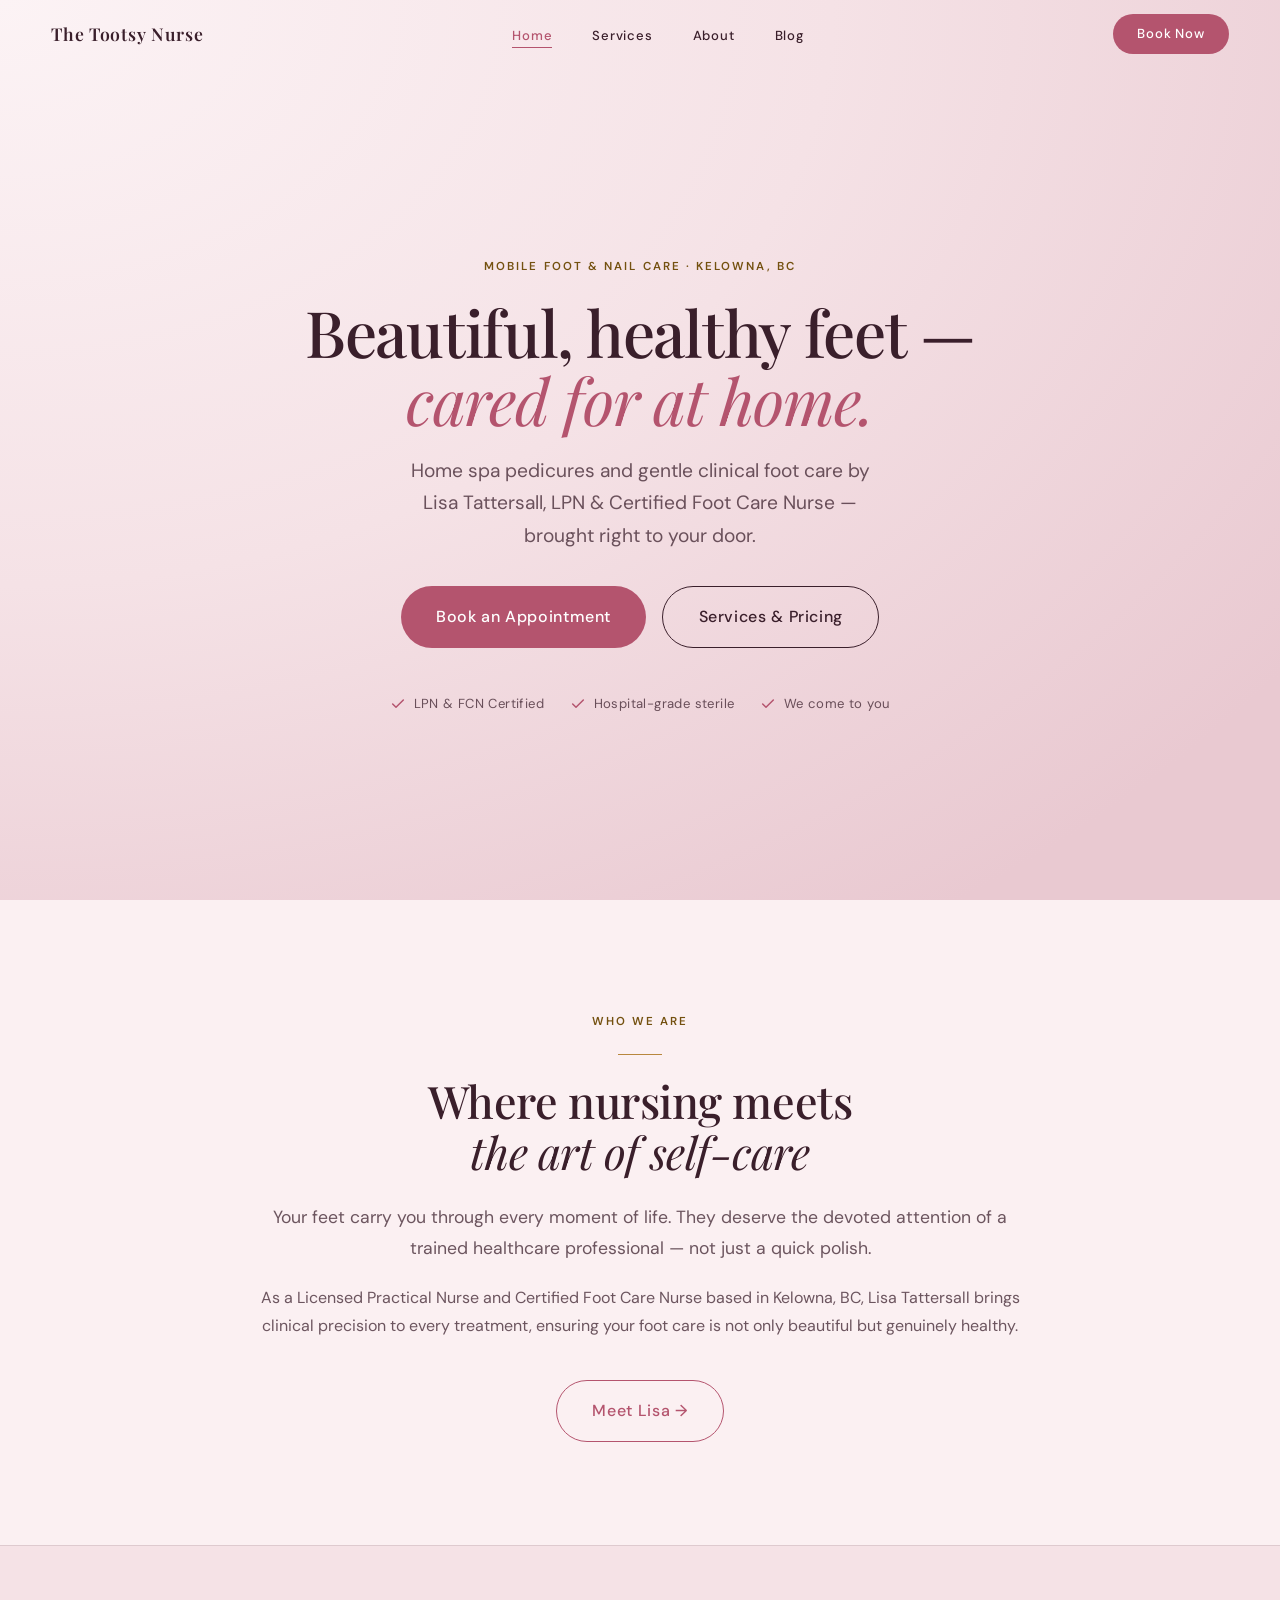
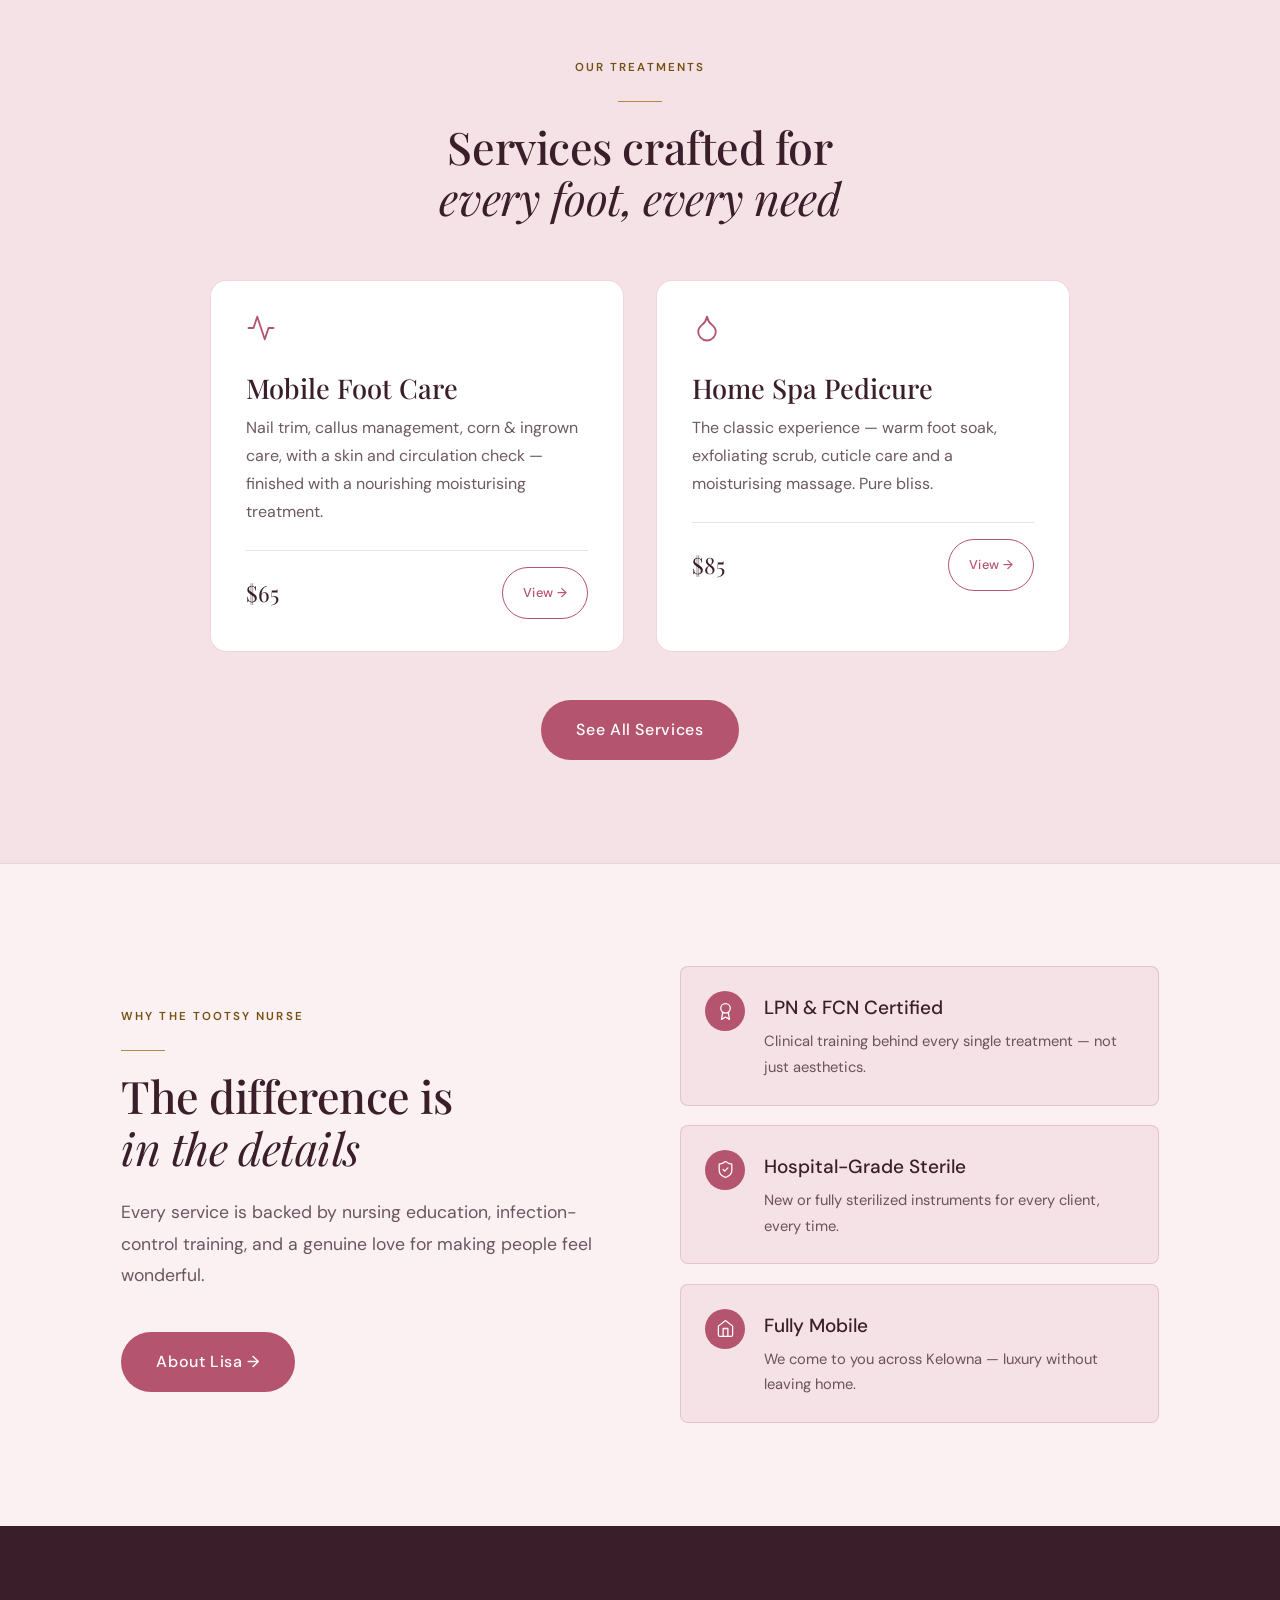
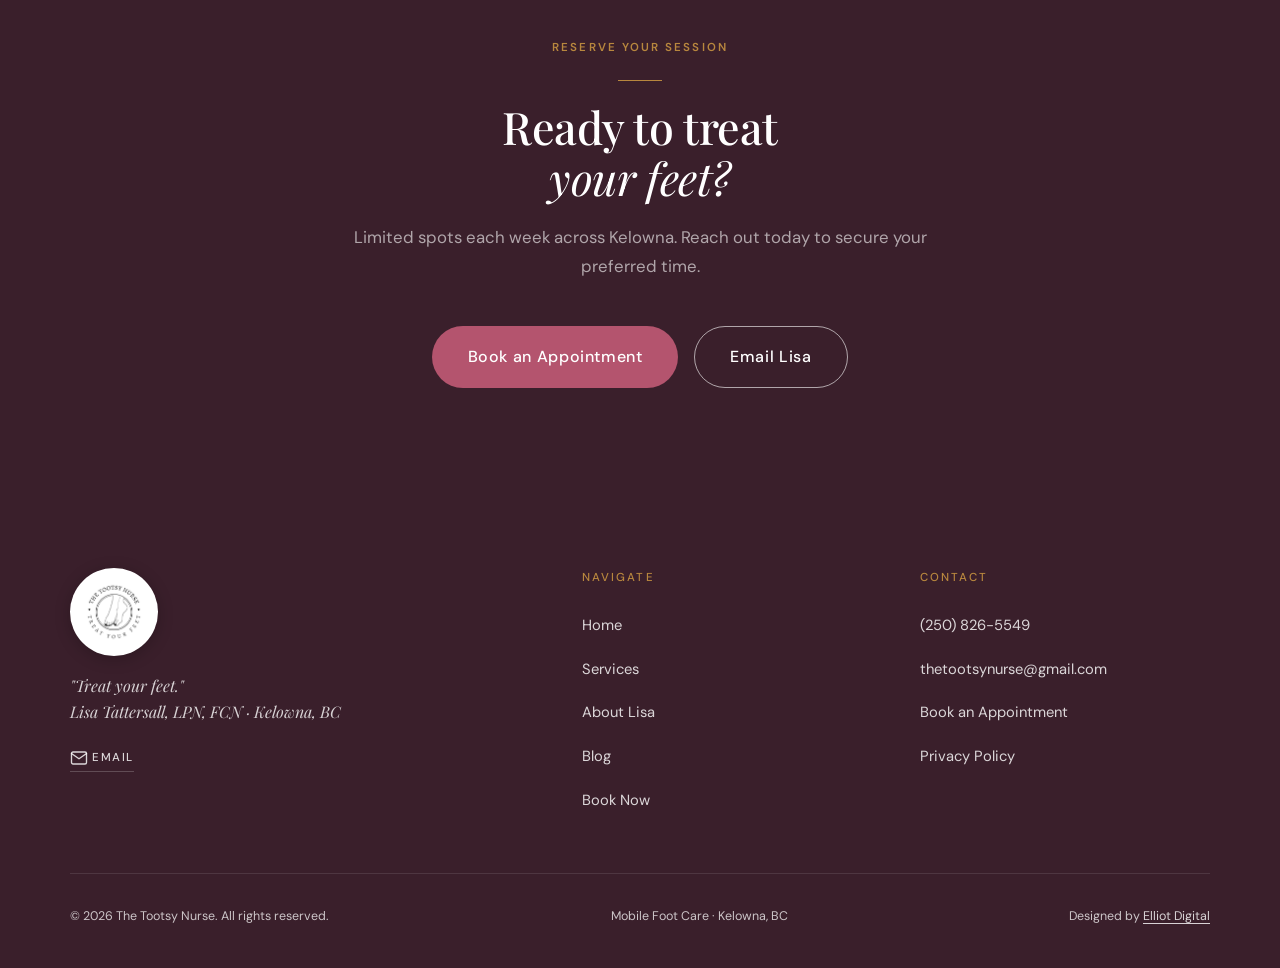
<file: index.html>
<!DOCTYPE html>
<html lang="en">
<head>
  <meta charset="UTF-8" />
  <meta name="viewport" content="width=device-width, initial-scale=1.0" />
  <title>The Tootsy Nurse — Mobile Foot &amp; Nail Care in Kelowna, BC</title>
  <meta name="description" content="Mobile foot &amp; nail care by Lisa Tattersall, LPN, FCN. Nurse-led foot care and home spa pedicures — delivered to your home in Kelowna, BC." />
  <meta name="keywords" content="mobile foot care Kelowna, foot care nurse Kelowna, home pedicure Kelowna, diabetic foot care Kelowna, senior foot care Kelowna, LPN foot care BC, foot care near me Kelowna" />
  <meta name="robots" content="index, follow" />
  <meta name="google-site-verification" content="qxiMzjNWhoR0Wn12E__Y6IV_86gFWzbRiJEfxA7px30" />
  <meta name="msvalidate.01" content="B571AA76D636B0E9984C8CC8C6637AF3" />
  <link rel="canonical" href="https://thetootsynurse.com/" />

  <!-- Geo / local SEO -->
  <meta name="geo.region" content="CA-BC" />
  <meta name="geo.placename" content="Kelowna" />
  <meta name="geo.position" content="49.8880;-119.4960" />
  <meta name="ICBM" content="49.8880, -119.4960" />

  <!-- Open Graph -->
  <meta property="og:type" content="website" />
  <meta property="og:site_name" content="The Tootsy Nurse" />
  <meta property="og:url" content="https://thetootsynurse.com/" />
  <meta property="og:title" content="The Tootsy Nurse — Mobile Foot Care Kelowna BC" />
  <meta property="og:description" content="Nurse-led mobile foot &amp; nail care by Lisa Tattersall, LPN, FCN. Home spa pedicures and gentle clinical foot care, delivered to your door in Kelowna, BC." />
  <meta property="og:image" content="https://thetootsynurse.com/logo-png.png?v=2" />
  <meta property="og:locale" content="en_CA" />

  <!-- Twitter Card -->
  <meta name="twitter:card" content="summary_large_image" />
  <meta name="twitter:title" content="The Tootsy Nurse — Mobile Foot Care Kelowna BC" />
  <meta name="twitter:description" content="Nurse-led mobile foot &amp; nail care by Lisa Tattersall, LPN, FCN. Delivered to your home in Kelowna, BC." />
  <meta name="twitter:image" content="https://thetootsynurse.com/logo-png.png?v=2" />

  <!-- Fonts -->
  <link rel="icon" href="favicon.svg" type="image/svg+xml" />
  <link rel="icon" type="image/png" sizes="32x32" href="favicon-32x32.png" />
  <link rel="icon" type="image/png" sizes="16x16" href="favicon-16x16.png" />
  <link rel="apple-touch-icon" href="apple-touch-icon.png" />
  <link rel="manifest" href="site.webmanifest" />
  <meta name="theme-color" content="#3A1F2B" />
  <link rel="preconnect" href="https://fonts.googleapis.com" />
  <link rel="preconnect" href="https://fonts.gstatic.com" crossorigin />
  <link rel="stylesheet" href="https://fonts.googleapis.com/css2?family=Playfair+Display:ital,wght@0,400;0,500;0,600;0,700;1,400;1,500;1,600&amp;family=DM+Sans:wght@300;400;500&amp;display=swap" media="print" onload="this.media='all'" />
  <noscript><link rel="stylesheet" href="https://fonts.googleapis.com/css2?family=Playfair+Display:ital,wght@0,400;0,500;0,600;0,700;1,400;1,500;1,600&amp;family=DM+Sans:wght@300;400;500&amp;display=swap" /></noscript>

  <link rel="stylesheet" href="style.css?v=6" />

  <!-- Google Analytics 4 — replace GA_MEASUREMENT_ID with your real ID from analytics.google.com -->
  <!-- <script async src="https://www.googletagmanager.com/gtag/js?id=GA_MEASUREMENT_ID"></script>
  <script>window.dataLayer=window.dataLayer||[];function gtag(){dataLayer.push(arguments)}gtag('js',new Date());gtag('config','GA_MEASUREMENT_ID');</script> -->

  <!-- LocalBusiness structured data -->
  <script type="application/ld+json">
  {
    "@context": "https://schema.org",
    "@type": ["LocalBusiness", "HealthAndBeautyBusiness"],
    "@id": "https://thetootsynurse.com/#business",
    "name": "The Tootsy Nurse",
    "description": "Mobile foot & nail care by Lisa Tattersall, LPN and Certified Foot Care Nurse, who travels to clients' homes in Kelowna, BC. Services include nurse-led foot care and home spa pedicures.",
    "url": "https://thetootsynurse.com",
    "telephone": "+12508265549",
    "email": "thetootsynurse@gmail.com",
    "image": "https://thetootsynurse.com/logo-png.png?v=2",
    "priceRange": "$$",
    "paymentAccepted": "Cash, e-Transfer",
    "currenciesAccepted": "CAD",
    "founder": { "@id": "https://thetootsynurse.com/#lisa" },
    "address": {
      "@type": "PostalAddress",
      "addressLocality": "Kelowna",
      "addressRegion": "BC",
      "addressCountry": "CA"
    },
    "geo": {
      "@type": "GeoCoordinates",
      "latitude": 49.8880,
      "longitude": -119.4960
    },
    "areaServed": [
      { "@type": "City", "name": "Kelowna" },
      { "@type": "City", "name": "West Kelowna" },
      { "@type": "City", "name": "Lake Country" },
      { "@type": "City", "name": "Peachland" }
    ],
    "openingHoursSpecification": [
      { "@type": "OpeningHoursSpecification", "dayOfWeek": ["Monday","Tuesday","Wednesday","Thursday","Friday"], "opens": "10:00", "closes": "14:00" }
    ],
    "makesOffer": [
      { "@type": "Offer", "itemOffered": { "@type": "Service", "name": "Mobile Foot Care", "description": "Nail trim, callus and corn care, ingrown toenail correction, skin and circulation check, and a nourishing moisturising treatment." }, "price": "65.00", "priceCurrency": "CAD" },
      { "@type": "Offer", "itemOffered": { "@type": "Service", "name": "Home Spa Pedicure", "description": "Warm foot soak, exfoliating scrub, cuticle care, and moisturising massage." }, "price": "85.00", "priceCurrency": "CAD" }
    ]
  }
  </script>
</head>
<body>

<a class="skip-link" href="#main">Skip to content</a>

<!-- NAV -->
<nav class="nav nav--hero" id="nav">
  <a href="index.html" class="nav-logo">The Tootsy Nurse</a>
  <ul class="nav-links">
    <li><a href="index.html" class="active">Home</a></li>
    <li><a href="services.html">Services</a></li>
    <li><a href="about.html">About</a></li>
    <li><a href="blog.html">Blog</a></li>
  </ul>
  <a href="contact.html" class="nav-book">Book Now</a>
  <button class="hamburger" aria-label="Menu" onclick="toggleMenu()">
    <span></span><span></span><span></span>
  </button>
</nav>
<ul class="mobile-menu" id="mobileMenu">
  <li><a href="index.html" onclick="toggleMenu()">Home</a></li>
  <li><a href="services.html" onclick="toggleMenu()">Services</a></li>
  <li><a href="about.html" onclick="toggleMenu()">About</a></li>
  <li><a href="blog.html" onclick="toggleMenu()">Blog</a></li>
  <li><a href="contact.html" onclick="toggleMenu()">Book Now</a></li>
</ul>

<!-- HERO -->
<section class="hero-split hero-center">
  <div class="hero-split-text hero-enter">
    <span class="t-label">Mobile Foot &amp; Nail Care · Kelowna, BC</span>
    <h1 class="hero-h1">Beautiful, healthy feet —<br><em>cared for at home.</em></h1>
    <p class="hero-sub">Home spa pedicures and gentle clinical foot care by Lisa Tattersall, LPN &amp; Certified Foot Care Nurse — brought right to your door.</p>
    <div class="hero-cta">
      <a href="contact.html" class="btn btn-rose">Book an Appointment</a>
      <a href="services.html" class="btn btn-outline" style="border-color:var(--plum); color:var(--plum);">Services &amp; Pricing</a>
    </div>
    <ul class="hero-trust">
      <li><svg width="16" height="16" viewBox="0 0 24 24" fill="none" stroke="currentColor" stroke-width="2.2" stroke-linecap="round" stroke-linejoin="round"><polyline points="20 6 9 17 4 12"/></svg>LPN &amp; FCN Certified</li>
      <li><svg width="16" height="16" viewBox="0 0 24 24" fill="none" stroke="currentColor" stroke-width="2.2" stroke-linecap="round" stroke-linejoin="round"><polyline points="20 6 9 17 4 12"/></svg>Hospital-grade sterile</li>
      <li><svg width="16" height="16" viewBox="0 0 24 24" fill="none" stroke="currentColor" stroke-width="2.2" stroke-linecap="round" stroke-linejoin="round"><polyline points="20 6 9 17 4 12"/></svg>We come to you</li>
    </ul>
  </div>
</section>

<!-- INTRO -->
<section id="main" role="main" style="background:var(--bg);">
  <div class="wrap section-pad">
    <div style="max-width:760px; margin:0 auto; text-align:center;">
      <div class="reveal">
        <span class="t-label">Who We Are</span>
        <span class="rule rule-center"></span>
        <h2 class="t-h2" style="margin-bottom:1.5rem;">
          Where nursing meets<br><em>the art of self-care</em>
        </h2>
        <p class="t-body-lg" style="margin-bottom:1.2rem;">
          Your feet carry you through every moment of life. They deserve the devoted attention of a trained healthcare professional — not just a quick polish.
        </p>
        <p class="t-body" style="margin-bottom:2.5rem;">
          As a Licensed Practical Nurse and Certified Foot Care Nurse based in Kelowna, BC, Lisa Tattersall brings clinical precision to every treatment, ensuring your foot care is not only beautiful but genuinely healthy.
        </p>
        <a href="about.html" class="btn btn-outline">Meet Lisa →</a>
      </div>
    </div>
  </div>
</section>

<!-- SERVICES PREVIEW -->
<section class="bg-soft" style="border-top:1px solid var(--line);">
  <div class="wrap section-pad">
    <div class="text-center" style="margin-bottom:3.5rem;">
      <span class="t-label">Our Treatments</span>
      <span class="rule rule-center"></span>
      <h2 class="t-h2" style="margin-top:0.5rem;">Services crafted for<br><em>every foot, every need</em></h2>
    </div>
    <div class="grid-2 reveal-group" style="margin-bottom:3rem; max-width:860px; margin-left:auto; margin-right:auto;">
      <div class="card">
        <div style="margin-bottom:1.1rem; color:var(--rose);"><svg width="30" height="30" viewBox="0 0 24 24" fill="none" stroke="currentColor" stroke-width="1.5" stroke-linecap="round" stroke-linejoin="round"><polyline points="22 12 18 12 15 21 9 3 6 12 2 12"/></svg></div>
        <div class="t-h3" style="margin-bottom:0.6rem;">Mobile Foot Care</div>
        <p class="t-body" style="margin-bottom:1.5rem;">Nail trim, callus management, corn & ingrown care, with a skin and circulation check — finished with a nourishing moisturising treatment.</p>
        <div style="display:flex; justify-content:space-between; align-items:center; padding-top:1rem; border-top:1px solid var(--line);">
          <span style="font-family:'Playfair Display',serif; font-size:1.4rem; color:var(--plum);">$65</span>
          <a href="services.html" class="btn btn-outline" style="padding:0.5rem 1.2rem; font-size:0.8rem;">View →</a>
        </div>
      </div>
      <div class="card">
        <div style="margin-bottom:1.1rem; color:var(--rose);"><svg width="30" height="30" viewBox="0 0 24 24" fill="none" stroke="currentColor" stroke-width="1.5" stroke-linecap="round" stroke-linejoin="round"><path d="M12 22a7 7 0 0 0 7-7c0-2-1-3.9-3-5.5s-3.5-4-4-6.5c-.5 2.5-2 4.9-4 6.5C6 11.1 5 13 5 15a7 7 0 0 0 7 7z"/></svg></div>
        <div class="t-h3" style="margin-bottom:0.6rem;">Home Spa Pedicure</div>
        <p class="t-body" style="margin-bottom:1.5rem;">The classic experience — warm foot soak, exfoliating scrub, cuticle care and a moisturising massage. Pure bliss.</p>
        <div style="display:flex; justify-content:space-between; align-items:center; padding-top:1rem; border-top:1px solid var(--line);">
          <span style="font-family:'Playfair Display',serif; font-size:1.4rem; color:var(--plum);">$85</span>
          <a href="services.html" class="btn btn-outline" style="padding:0.5rem 1.2rem; font-size:0.8rem;">View →</a>
        </div>
      </div>
    </div>
    <div class="text-center">
      <a href="services.html" class="btn btn-rose">See All Services</a>
    </div>
  </div>
</section>

<!-- WHY US -->
<section style="background:var(--bg); border-top:1px solid var(--line);">
  <div class="wrap section-pad">
    <div style="display:grid; grid-template-columns:1fr 1fr; gap:5rem; align-items:center;">
      <div>
        <span class="t-label">Why The Tootsy Nurse</span>
        <span class="rule"></span>
        <h2 class="t-h2" style="margin-bottom:1.5rem;">The difference is<br><em>in the details</em></h2>
        <p class="t-body-lg" style="margin-bottom:2.5rem;">Every service is backed by nursing education, infection-control training, and a genuine love for making people feel wonderful.</p>
        <a href="about.html" class="btn btn-rose">About Lisa →</a>
      </div>
      <div style="display:flex; flex-direction:column; gap:1.2rem;">
        <div style="display:flex; gap:1.2rem; align-items:flex-start; padding:1.5rem; background:var(--bg-soft); border-radius:8px; border:1px solid var(--line-rose);">
          <div style="width:40px; height:40px; border-radius:50%; background:var(--rose); display:flex; align-items:center; justify-content:center; flex-shrink:0; color:white;"><svg width="19" height="19" viewBox="0 0 24 24" fill="none" stroke="currentColor" stroke-width="1.6" stroke-linecap="round" stroke-linejoin="round"><circle cx="12" cy="8" r="6"/><path d="M15.477 12.89 17 22l-5-3-5 3 1.523-9.11"/></svg></div>
          <div>
            <div style="font-weight:500; color:var(--plum); margin-bottom:0.3rem;">LPN &amp; FCN Certified</div>
            <p class="t-body" style="font-size:0.92rem;">Clinical training behind every single treatment — not just aesthetics.</p>
          </div>
        </div>
        <div style="display:flex; gap:1.2rem; align-items:flex-start; padding:1.5rem; background:var(--bg-soft); border-radius:8px; border:1px solid var(--line-rose);">
          <div style="width:40px; height:40px; border-radius:50%; background:var(--rose); display:flex; align-items:center; justify-content:center; flex-shrink:0; color:white;"><svg width="19" height="19" viewBox="0 0 24 24" fill="none" stroke="currentColor" stroke-width="1.6" stroke-linecap="round" stroke-linejoin="round"><path d="M20 13c0 5-3.5 7.5-7.66 8.95a1 1 0 0 1-.67-.01C7.5 20.5 4 18 4 13V6a1 1 0 0 1 1-1c2 0 4.5-1.2 6.24-2.72a1.17 1.17 0 0 1 1.52 0C14.51 3.81 17 5 19 5a1 1 0 0 1 1 1Z"/><path d="m9 12 2 2 4-4"/></svg></div>
          <div>
            <div style="font-weight:500; color:var(--plum); margin-bottom:0.3rem;">Hospital-Grade Sterile</div>
            <p class="t-body" style="font-size:0.92rem;">New or fully sterilized instruments for every client, every time.</p>
          </div>
        </div>
        <div style="display:flex; gap:1.2rem; align-items:flex-start; padding:1.5rem; background:var(--bg-soft); border-radius:8px; border:1px solid var(--line-rose);">
          <div style="width:40px; height:40px; border-radius:50%; background:var(--rose); display:flex; align-items:center; justify-content:center; flex-shrink:0; color:white;"><svg width="19" height="19" viewBox="0 0 24 24" fill="none" stroke="currentColor" stroke-width="1.6" stroke-linecap="round" stroke-linejoin="round"><path d="m3 9 9-7 9 7v11a2 2 0 0 1-2 2H5a2 2 0 0 1-2-2z"/><polyline points="9 22 9 12 15 12 15 22"/></svg></div>
          <div>
            <div style="font-weight:500; color:var(--plum); margin-bottom:0.3rem;">Fully Mobile</div>
            <p class="t-body" style="font-size:0.92rem;">We come to you across Kelowna — luxury without leaving home.</p>
          </div>
        </div>
      </div>
    </div>
  </div>
</section>

<!-- CTA -->
<section class="bg-plum" style="padding:clamp(5rem,8vw,8rem) clamp(1.5rem,4vw,4rem); text-align:center;">
  <div style="max-width:580px; margin:0 auto;">
    <span class="t-label" style="color:var(--gold);">Reserve Your Session</span>
    <span class="rule rule-center"></span>
    <h2 class="t-h2" style="color:var(--white); margin-top:0.5rem; margin-bottom:1.2rem;">
      Ready to treat<br><em>your feet?</em>
    </h2>
    <p style="font-size:1.05rem; color:rgba(255,255,255,0.6); line-height:1.75; margin-bottom:2.8rem;">Limited spots each week across Kelowna. Reach out today to secure your preferred time.</p>
    <div style="display:flex; gap:1rem; justify-content:center; flex-wrap:wrap;">
      <a href="contact.html" class="btn btn-rose">Book an Appointment</a>
      <a href="mailto:thetootsynurse@gmail.com" class="btn btn-outline-white">Email Lisa</a>
    </div>
  </div>
</section>

<!-- FOOTER -->
<footer class="footer">
  <div class="footer-grid">
    <div class="footer-logo">
      <img src="logo-png.png?v=2" alt="The Tootsy Nurse" />
      <p class="footer-tagline">"Treat your feet."<br>Lisa Tattersall, LPN, FCN · Kelowna, BC</p>
      <div class="footer-social">
        <a href="mailto:thetootsynurse@gmail.com">
          <svg width="18" height="18" viewBox="0 0 24 24" fill="none" stroke="currentColor" stroke-width="1.8" stroke-linecap="round" stroke-linejoin="round" style="display:inline-block; vertical-align:middle; margin-right:4px;"><path d="M4 4h16c1.1 0 2 .9 2 2v12c0 1.1-.9 2-2 2H4c-1.1 0-2-.9-2-2V6c0-1.1.9-2 2-2z"/><polyline points="22,6 12,13 2,6"/></svg>Email
        </a>
      </div>
    </div>
    <div class="footer-col">
      <div class="footer-col-title">Navigate</div>
      <ul>
        <li><a href="index.html">Home</a></li>
        <li><a href="services.html">Services</a></li>
        <li><a href="about.html">About Lisa</a></li>
        <li><a href="blog.html">Blog</a></li>
        <li><a href="contact.html">Book Now</a></li>
      </ul>
    </div>
    <div class="footer-col">
      <div class="footer-col-title">Contact</div>
      <ul>
        <li><a href="tel:2508265549">(250) 826-5549</a></li>
        <li><a href="mailto:thetootsynurse@gmail.com">thetootsynurse@gmail.com</a></li>
        <li><a href="contact.html">Book an Appointment</a></li>
        <li><a href="privacy.html">Privacy Policy</a></li>
      </ul>
    </div>
  </div>
  <div class="footer-bottom">
    <span>© <span id="yr"></span> The Tootsy Nurse. All rights reserved.</span>
    <span>Mobile Foot Care · Kelowna, BC</span>
    <span>Designed by <a href="https://bryceelliot.com" target="_blank" rel="noopener" style="color:rgba(255,255,255,0.8); text-decoration:underline; text-underline-offset:3px;">Elliot Digital</a></span>
  </div>
</footer>

<!-- Sticky phone bar (mobile only) -->
<div class="phone-bar">
  <a href="tel:2508265549">
    <svg width="20" height="20" viewBox="0 0 24 24" fill="none" stroke="currentColor" stroke-width="2" stroke-linecap="round" stroke-linejoin="round"><path d="M22 16.92v3a2 2 0 0 1-2.18 2 19.79 19.79 0 0 1-8.63-3.07A19.5 19.5 0 0 1 4.69 13a19.79 19.79 0 0 1-3.07-8.67A2 2 0 0 1 3.6 2h3a2 2 0 0 1 2 1.72c.127.96.361 1.903.7 2.81a2 2 0 0 1-.45 2.11L8.09 9.91a16 16 0 0 0 6 6l1.27-1.27a2 2 0 0 1 2.11-.45c.907.339 1.85.573 2.81.7A2 2 0 0 1 22 16.92z"/></svg>
    Call Lisa: (250) 826-5549
  </a>
</div>

<script src="app.js?v=2" defer></script>
<script>
  function toggleMenu() {
    document.getElementById('mobileMenu').classList.toggle('open');
  }
</script>
</body>
</html>
</file>
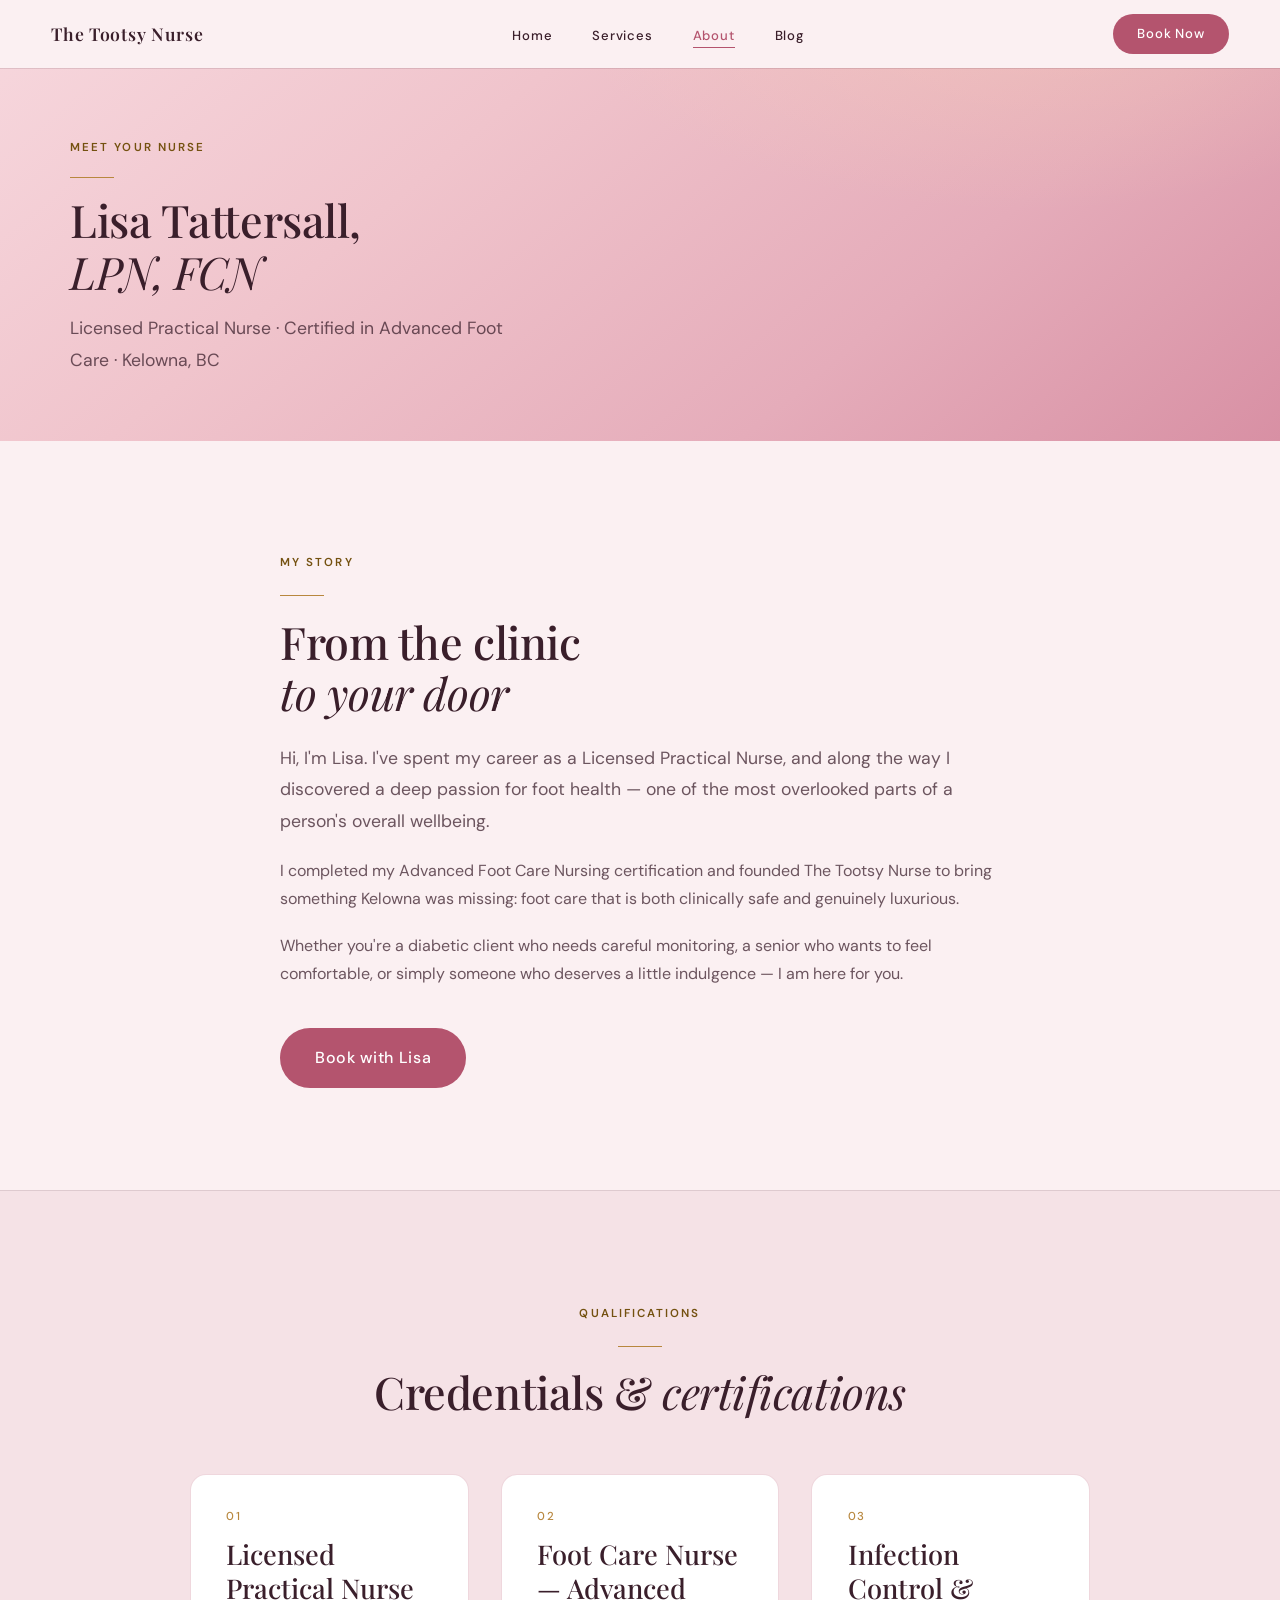
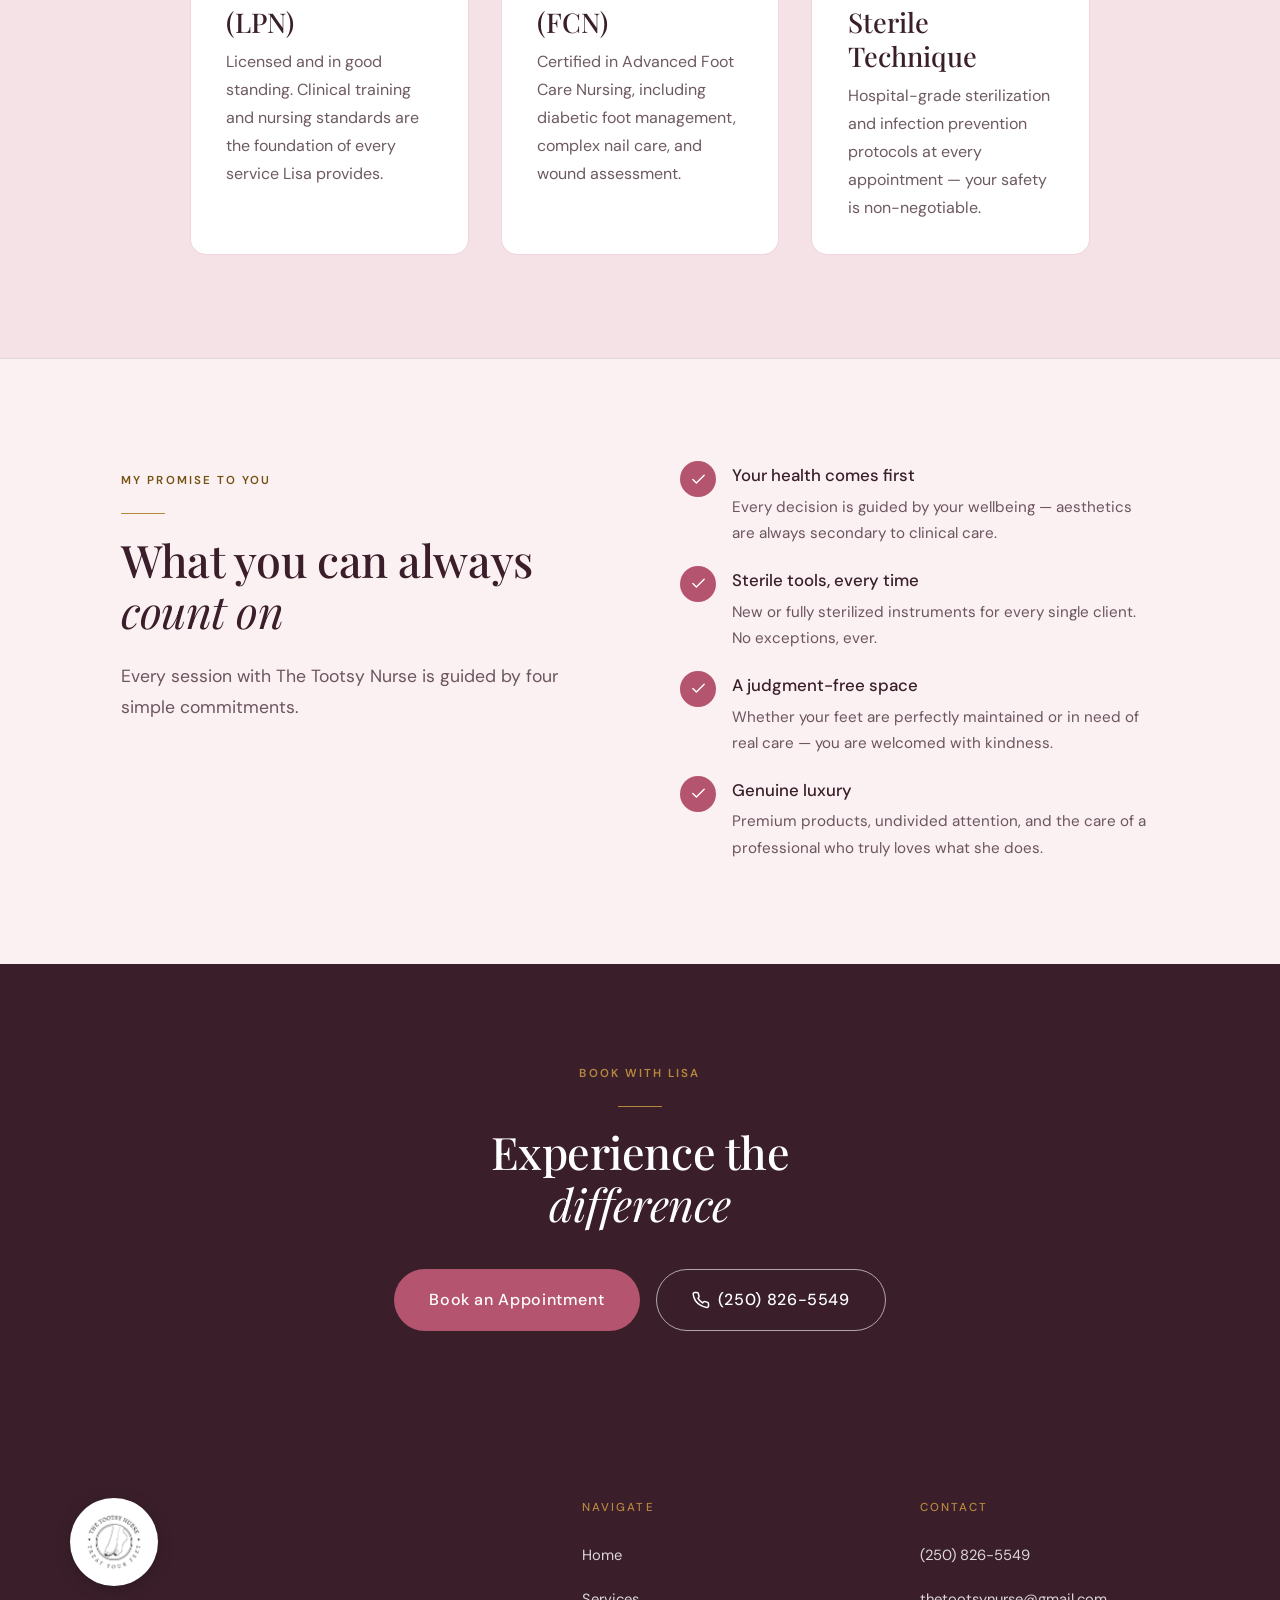
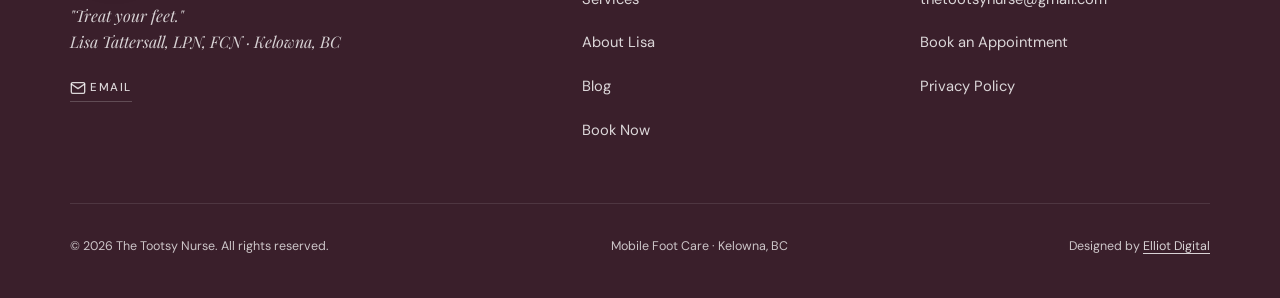
<file: about.html>
<!DOCTYPE html>
<html lang="en">
<head>
  <meta charset="UTF-8" />
  <meta name="viewport" content="width=device-width, initial-scale=1.0" />
  <title>About Lisa Tattersall LPN FCN — The Tootsy Nurse | Kelowna Foot Care Nurse</title>
  <meta name="description" content="Meet Lisa Tattersall, Licensed Practical Nurse and Certified Foot Care Nurse in Kelowna, BC. Advanced foot care training, mobile service, diabetic care specialist." />
  <meta name="keywords" content="Lisa Tattersall LPN FCN, foot care nurse Kelowna, certified foot care nurse BC, mobile nurse Kelowna, diabetic foot care nurse" />
  <meta name="robots" content="index, follow" />
  <link rel="canonical" href="https://thetootsynurse.com/about.html" />
  <meta name="geo.region" content="CA-BC" />
  <meta name="geo.placename" content="Kelowna" />
  <meta property="og:type" content="website" />
  <meta property="og:site_name" content="The Tootsy Nurse" />
  <meta property="og:url" content="https://thetootsynurse.com/about.html" />
  <meta property="og:title" content="About Lisa Tattersall LPN FCN — The Tootsy Nurse" />
  <meta property="og:description" content="Licensed Practical Nurse and Certified Foot Care Nurse. Mobile foot care in Kelowna, BC." />
  <meta property="og:image" content="https://thetootsynurse.com/logo-png.png?v=2" />
  <meta name="twitter:card" content="summary_large_image" />
  <meta name="twitter:title" content="About Lisa Tattersall LPN FCN — The Tootsy Nurse" />
  <meta name="twitter:description" content="Licensed Practical Nurse & Certified Foot Care Nurse. Mobile foot & nail care in Kelowna, BC." />
  <meta name="twitter:image" content="https://thetootsynurse.com/logo-png.png?v=2" />
  <link rel="icon" href="favicon.svg" type="image/svg+xml" />
  <link rel="icon" type="image/png" sizes="32x32" href="favicon-32x32.png" />
  <link rel="icon" type="image/png" sizes="16x16" href="favicon-16x16.png" />
  <link rel="apple-touch-icon" href="apple-touch-icon.png" />
  <link rel="manifest" href="site.webmanifest" />
  <meta name="theme-color" content="#3A1F2B" />
  <link rel="preconnect" href="https://fonts.googleapis.com" />
  <link rel="preconnect" href="https://fonts.gstatic.com" crossorigin />
  <link rel="stylesheet" href="https://fonts.googleapis.com/css2?family=Playfair+Display:ital,wght@0,400;0,500;0,600;0,700;1,400;1,500;1,600&amp;family=DM+Sans:wght@300;400;500&amp;display=swap" media="print" onload="this.media='all'" />
  <noscript><link rel="stylesheet" href="https://fonts.googleapis.com/css2?family=Playfair+Display:ital,wght@0,400;0,500;0,600;0,700;1,400;1,500;1,600&amp;family=DM+Sans:wght@300;400;500&amp;display=swap" /></noscript>
  <link rel="stylesheet" href="style.css?v=6" />
  <script type="application/ld+json">
  {"@context":"https://schema.org","@type":"Person","@id":"https://thetootsynurse.com/#lisa","name":"Lisa Tattersall","jobTitle":"Licensed Practical Nurse & Certified Foot Care Nurse","hasCredential":[{"@type":"EducationalOccupationalCredential","credentialCategory":"license","name":"Licensed Practical Nurse (LPN)"},{"@type":"EducationalOccupationalCredential","credentialCategory":"certificate","name":"Advanced Foot Care Nursing Certification"}],"worksFor":{"@type":"LocalBusiness","name":"The Tootsy Nurse","@id":"https://thetootsynurse.com/#business"},"areaServed":"Kelowna, BC","url":"https://thetootsynurse.com/about.html"}
  </script>
  <script type="application/ld+json">
  {"@context":"https://schema.org","@type":"BreadcrumbList","itemListElement":[{"@type":"ListItem","position":1,"name":"Home","item":"https://thetootsynurse.com/"},{"@type":"ListItem","position":2,"name":"About","item":"https://thetootsynurse.com/about.html"}]}
  </script>
  <!-- Google Analytics 4 — replace GA_MEASUREMENT_ID -->
  <!-- <script async src="https://www.googletagmanager.com/gtag/js?id=GA_MEASUREMENT_ID"></script>
  <script>window.dataLayer=window.dataLayer||[];function gtag(){dataLayer.push(arguments)}gtag('js',new Date());gtag('config','GA_MEASUREMENT_ID');</script> -->
</head>
<body>

<a class="skip-link" href="#main">Skip to content</a>

<nav class="nav nav--solid" id="nav">
  <a href="index.html" class="nav-logo">The Tootsy Nurse</a>
  <ul class="nav-links">
    <li><a href="index.html">Home</a></li>
    <li><a href="services.html">Services</a></li>
    <li><a href="about.html" class="active">About</a></li>
    <li><a href="blog.html">Blog</a></li>
  </ul>
  <a href="contact.html" class="nav-book">Book Now</a>
  <button class="hamburger" aria-label="Menu" onclick="toggleMenu()">
    <span></span><span></span><span></span>
  </button>
</nav>
<ul class="mobile-menu" id="mobileMenu">
  <li><a href="index.html" onclick="toggleMenu()">Home</a></li>
  <li><a href="services.html" onclick="toggleMenu()">Services</a></li>
  <li><a href="about.html" onclick="toggleMenu()">About</a></li>
  <li><a href="blog.html" onclick="toggleMenu()">Blog</a></li>
  <li><a href="contact.html" onclick="toggleMenu()">Book Now</a></li>
</ul>

<!-- HERO BANNER -->
<div id="main" role="main" class="hero-sm">
  <div class="hero-sm-inner hero-enter">
    <span class="t-label">Meet Your Nurse</span>
    <span class="rule" style="margin:1rem 0;"></span>
    <h1 class="t-h2" style="color:var(--plum); max-width:500px;">
      Lisa Tattersall,<br><em>LPN, FCN</em>
    </h1>
    <p class="t-body-lg" style="margin-top:1rem; max-width:440px;">Licensed Practical Nurse · Certified in Advanced Foot Care · Kelowna, BC</p>
  </div>
</div>

<!-- STORY -->
<section style="background:var(--bg);">
  <div class="wrap section-pad">
    <div style="max-width:720px; margin:0 auto;">
      <!-- Story text -->
      <div class="reveal-right">
        <span class="t-label">My Story</span>
        <span class="rule"></span>
        <h2 class="t-h2" style="margin-bottom:1.5rem;">
          From the clinic<br><em>to your door</em>
        </h2>
        <p class="t-body-lg" style="margin-bottom:1.2rem;">
          Hi, I'm Lisa. I've spent my career as a Licensed Practical Nurse, and along the way I discovered a deep passion for foot health — one of the most overlooked parts of a person's overall wellbeing.
        </p>
        <p class="t-body" style="margin-bottom:1.2rem;">
          I completed my Advanced Foot Care Nursing certification and founded The Tootsy Nurse to bring something Kelowna was missing: foot care that is both clinically safe and genuinely luxurious.
        </p>
        <p class="t-body" style="margin-bottom:2.5rem;">
          Whether you're a diabetic client who needs careful monitoring, a senior who wants to feel comfortable, or simply someone who deserves a little indulgence — I am here for you.
        </p>
        <a href="contact.html" class="btn btn-rose">Book with Lisa</a>
      </div>
    </div>
  </div>
</section>

<!-- CREDENTIALS -->
<section class="bg-soft" style="border-top:1px solid var(--line);">
  <div class="wrap section-pad">
    <div class="text-center" style="margin-bottom:3.5rem;">
      <span class="t-label">Qualifications</span>
      <span class="rule rule-center"></span>
      <h2 class="t-h2" style="margin-top:0.5rem;">Credentials &amp; <em>certifications</em></h2>
    </div>
    <div class="grid-3 reveal-group" style="max-width:900px; margin:0 auto;">
      <div class="card">
        <div style="font-size:0.72rem; font-weight:500; letter-spacing:0.16em; text-transform:uppercase; color:var(--gold); margin-bottom:0.6rem;">01</div>
        <div class="t-h3" style="margin-bottom:0.6rem;">Licensed Practical Nurse (LPN)</div>
        <p class="t-body">Licensed and in good standing. Clinical training and nursing standards are the foundation of every service Lisa provides.</p>
      </div>
      <div class="card">
        <div style="font-size:0.72rem; font-weight:500; letter-spacing:0.16em; text-transform:uppercase; color:var(--gold); margin-bottom:0.6rem;">02</div>
        <div class="t-h3" style="margin-bottom:0.6rem;">Foot Care Nurse — Advanced (FCN)</div>
        <p class="t-body">Certified in Advanced Foot Care Nursing, including diabetic foot management, complex nail care, and wound assessment.</p>
      </div>
      <div class="card">
        <div style="font-size:0.72rem; font-weight:500; letter-spacing:0.16em; text-transform:uppercase; color:var(--gold); margin-bottom:0.6rem;">03</div>
        <div class="t-h3" style="margin-bottom:0.6rem;">Infection Control &amp; Sterile Technique</div>
        <p class="t-body">Hospital-grade sterilization and infection prevention protocols at every appointment — your safety is non-negotiable.</p>
      </div>
    </div>
  </div>
</section>

<!-- PROMISE -->
<section style="background:var(--bg); border-top:1px solid var(--line);">
  <div class="wrap section-pad">
    <div style="display:grid; grid-template-columns:1fr 1fr; gap:5rem; align-items:start;">
      <div>
        <span class="t-label">My Promise to You</span>
        <span class="rule"></span>
        <h2 class="t-h2" style="margin-bottom:1.5rem;">
          What you can always<br><em>count on</em>
        </h2>
        <p class="t-body-lg">Every session with The Tootsy Nurse is guided by four simple commitments.</p>
      </div>
      <div style="display:flex; flex-direction:column; gap:1.2rem;">
        <div style="display:flex; gap:1rem; align-items:flex-start;">
          <div style="width:36px; height:36px; border-radius:50%; background:var(--rose); display:flex; align-items:center; justify-content:center; flex-shrink:0; color:white;"><svg width="17" height="17" viewBox="0 0 24 24" fill="none" stroke="currentColor" stroke-width="2" stroke-linecap="round" stroke-linejoin="round"><polyline points="20 6 9 17 4 12"/></svg></div>
          <div>
            <div style="font-weight:500; color:var(--plum); font-size:1.05rem; margin-bottom:0.2rem;">Your health comes first</div>
            <p class="t-body" style="font-size:0.95rem;">Every decision is guided by your wellbeing — aesthetics are always secondary to clinical care.</p>
          </div>
        </div>
        <div style="display:flex; gap:1rem; align-items:flex-start;">
          <div style="width:36px; height:36px; border-radius:50%; background:var(--rose); display:flex; align-items:center; justify-content:center; flex-shrink:0; color:white;"><svg width="17" height="17" viewBox="0 0 24 24" fill="none" stroke="currentColor" stroke-width="2" stroke-linecap="round" stroke-linejoin="round"><polyline points="20 6 9 17 4 12"/></svg></div>
          <div>
            <div style="font-weight:500; color:var(--plum); font-size:1.05rem; margin-bottom:0.2rem;">Sterile tools, every time</div>
            <p class="t-body" style="font-size:0.95rem;">New or fully sterilized instruments for every single client. No exceptions, ever.</p>
          </div>
        </div>
        <div style="display:flex; gap:1rem; align-items:flex-start;">
          <div style="width:36px; height:36px; border-radius:50%; background:var(--rose); display:flex; align-items:center; justify-content:center; flex-shrink:0; color:white;"><svg width="17" height="17" viewBox="0 0 24 24" fill="none" stroke="currentColor" stroke-width="2" stroke-linecap="round" stroke-linejoin="round"><polyline points="20 6 9 17 4 12"/></svg></div>
          <div>
            <div style="font-weight:500; color:var(--plum); font-size:1.05rem; margin-bottom:0.2rem;">A judgment-free space</div>
            <p class="t-body" style="font-size:0.95rem;">Whether your feet are perfectly maintained or in need of real care — you are welcomed with kindness.</p>
          </div>
        </div>
        <div style="display:flex; gap:1rem; align-items:flex-start;">
          <div style="width:36px; height:36px; border-radius:50%; background:var(--rose); display:flex; align-items:center; justify-content:center; flex-shrink:0; color:white;"><svg width="17" height="17" viewBox="0 0 24 24" fill="none" stroke="currentColor" stroke-width="2" stroke-linecap="round" stroke-linejoin="round"><polyline points="20 6 9 17 4 12"/></svg></div>
          <div>
            <div style="font-weight:500; color:var(--plum); font-size:1.05rem; margin-bottom:0.2rem;">Genuine luxury</div>
            <p class="t-body" style="font-size:0.95rem;">Premium products, undivided attention, and the care of a professional who truly loves what she does.</p>
          </div>
        </div>
      </div>
    </div>
  </div>
</section>

<!-- CTA -->
<section class="bg-plum" style="padding:clamp(4rem,7vw,7rem) clamp(1.5rem,4vw,4rem); text-align:center;">
  <div style="max-width:520px; margin:0 auto;">
    <span class="t-label" style="color:var(--gold);">Book with Lisa</span>
    <span class="rule rule-center"></span>
    <h2 class="t-h2" style="color:white; margin-top:0.5rem; margin-bottom:2.5rem;">
      Experience the<br><em>difference</em>
    </h2>
    <div style="display:flex; gap:1rem; justify-content:center; flex-wrap:wrap;">
      <a href="contact.html" class="btn btn-rose">Book an Appointment</a>
      <a href="tel:2508265549" class="btn btn-outline-white">
        <svg width="18" height="18" viewBox="0 0 24 24" fill="none" stroke="currentColor" stroke-width="2" stroke-linecap="round" stroke-linejoin="round"><path d="M22 16.92v3a2 2 0 0 1-2.18 2 19.79 19.79 0 0 1-8.63-3.07A19.5 19.5 0 0 1 4.69 13a19.79 19.79 0 0 1-3.07-8.67A2 2 0 0 1 3.6 2h3a2 2 0 0 1 2 1.72c.127.96.361 1.903.7 2.81a2 2 0 0 1-.45 2.11L8.09 9.91a16 16 0 0 0 6 6l1.27-1.27a2 2 0 0 1 2.11-.45c.907.339 1.85.573 2.81.7A2 2 0 0 1 22 16.92z"/></svg>
        (250) 826-5549
      </a>
    </div>
  </div>
</section>

<!-- FOOTER -->
<footer class="footer">
  <div class="footer-grid">
    <div class="footer-logo">
      <img src="logo-png.png?v=2" alt="The Tootsy Nurse" />
      <p class="footer-tagline">"Treat your feet."<br>Lisa Tattersall, LPN, FCN · Kelowna, BC</p>
      <div class="footer-social">
        <a href="mailto:thetootsynurse@gmail.com">
          <svg width="16" height="16" viewBox="0 0 24 24" fill="none" stroke="currentColor" stroke-width="2" stroke-linecap="round" stroke-linejoin="round" style="display:inline-block;vertical-align:middle;margin-right:4px;"><path d="M4 4h16c1.1 0 2 .9 2 2v12c0 1.1-.9 2-2 2H4c-1.1 0-2-.9-2-2V6c0-1.1.9-2 2-2z"/><polyline points="22,6 12,13 2,6"/></svg>Email
        </a>
      </div>
    </div>
    <div class="footer-col">
      <div class="footer-col-title">Navigate</div>
      <ul>
        <li><a href="index.html">Home</a></li>
        <li><a href="services.html">Services</a></li>
        <li><a href="about.html">About Lisa</a></li>
        <li><a href="blog.html">Blog</a></li>
        <li><a href="contact.html">Book Now</a></li>
      </ul>
    </div>
    <div class="footer-col">
      <div class="footer-col-title">Contact</div>
      <ul>
        <li><a href="tel:2508265549">(250) 826-5549</a></li>
        <li><a href="mailto:thetootsynurse@gmail.com">thetootsynurse@gmail.com</a></li>
        <li><a href="contact.html">Book an Appointment</a></li>
        <li><a href="privacy.html">Privacy Policy</a></li>
      </ul>
    </div>
  </div>
  <div class="footer-bottom">
    <span>© <span id="yr"></span> The Tootsy Nurse. All rights reserved.</span>
    <span>Mobile Foot Care · Kelowna, BC</span>
    <span>Designed by <a href="https://bryceelliot.com" target="_blank" rel="noopener" style="color:rgba(255,255,255,0.8); text-decoration:underline; text-underline-offset:3px;">Elliot Digital</a></span>
  </div>
</footer>

<div class="phone-bar">
  <a href="tel:2508265549">
    <svg width="20" height="20" viewBox="0 0 24 24" fill="none" stroke="currentColor" stroke-width="2" stroke-linecap="round" stroke-linejoin="round"><path d="M22 16.92v3a2 2 0 0 1-2.18 2 19.79 19.79 0 0 1-8.63-3.07A19.5 19.5 0 0 1 4.69 13a19.79 19.79 0 0 1-3.07-8.67A2 2 0 0 1 3.6 2h3a2 2 0 0 1 2 1.72c.127.96.361 1.903.7 2.81a2 2 0 0 1-.45 2.11L8.09 9.91a16 16 0 0 0 6 6l1.27-1.27a2 2 0 0 1 2.11-.45c.907.339 1.85.573 2.81.7A2 2 0 0 1 22 16.92z"/></svg>
    Call Lisa: (250) 826-5549
  </a>
</div>

<script src="app.js?v=2" defer></script>
<script>
  function toggleMenu() {
    document.getElementById('mobileMenu').classList.toggle('open');
  }
</script>
</body>
</html>
</file>
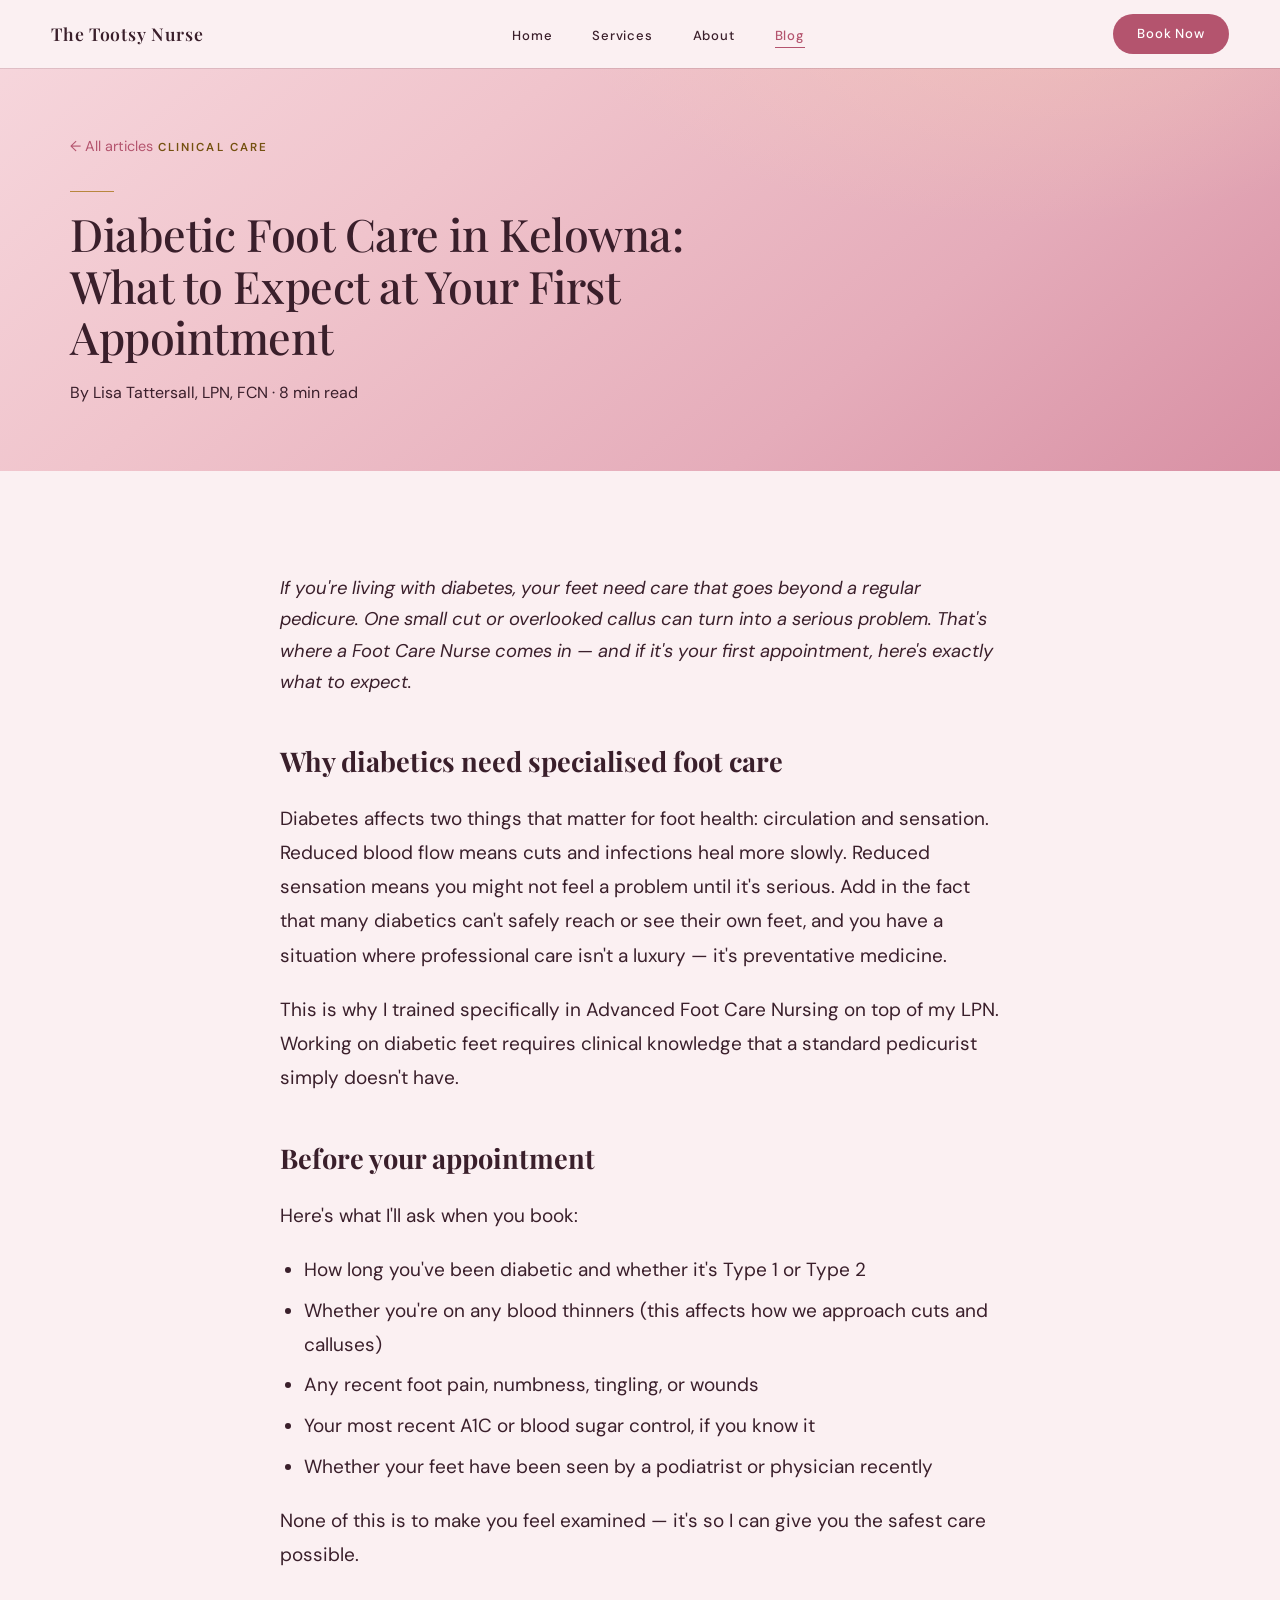
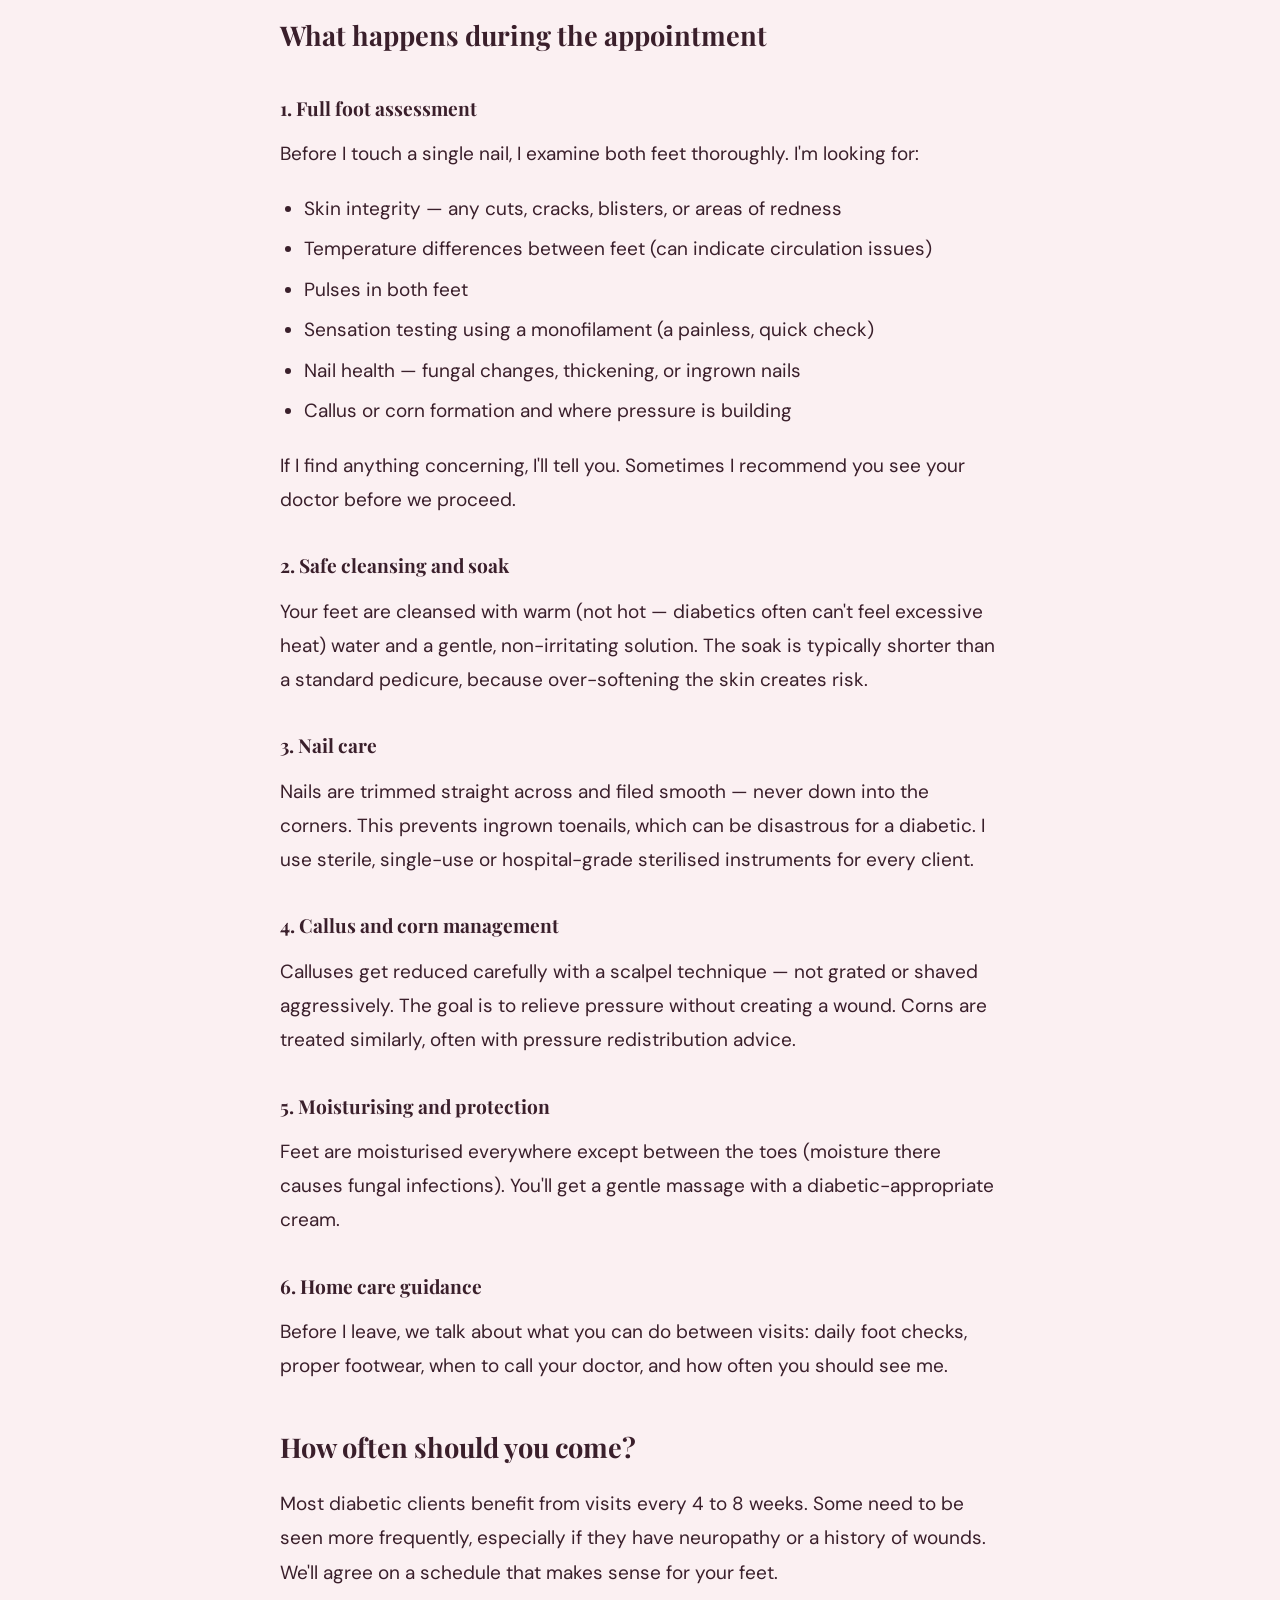
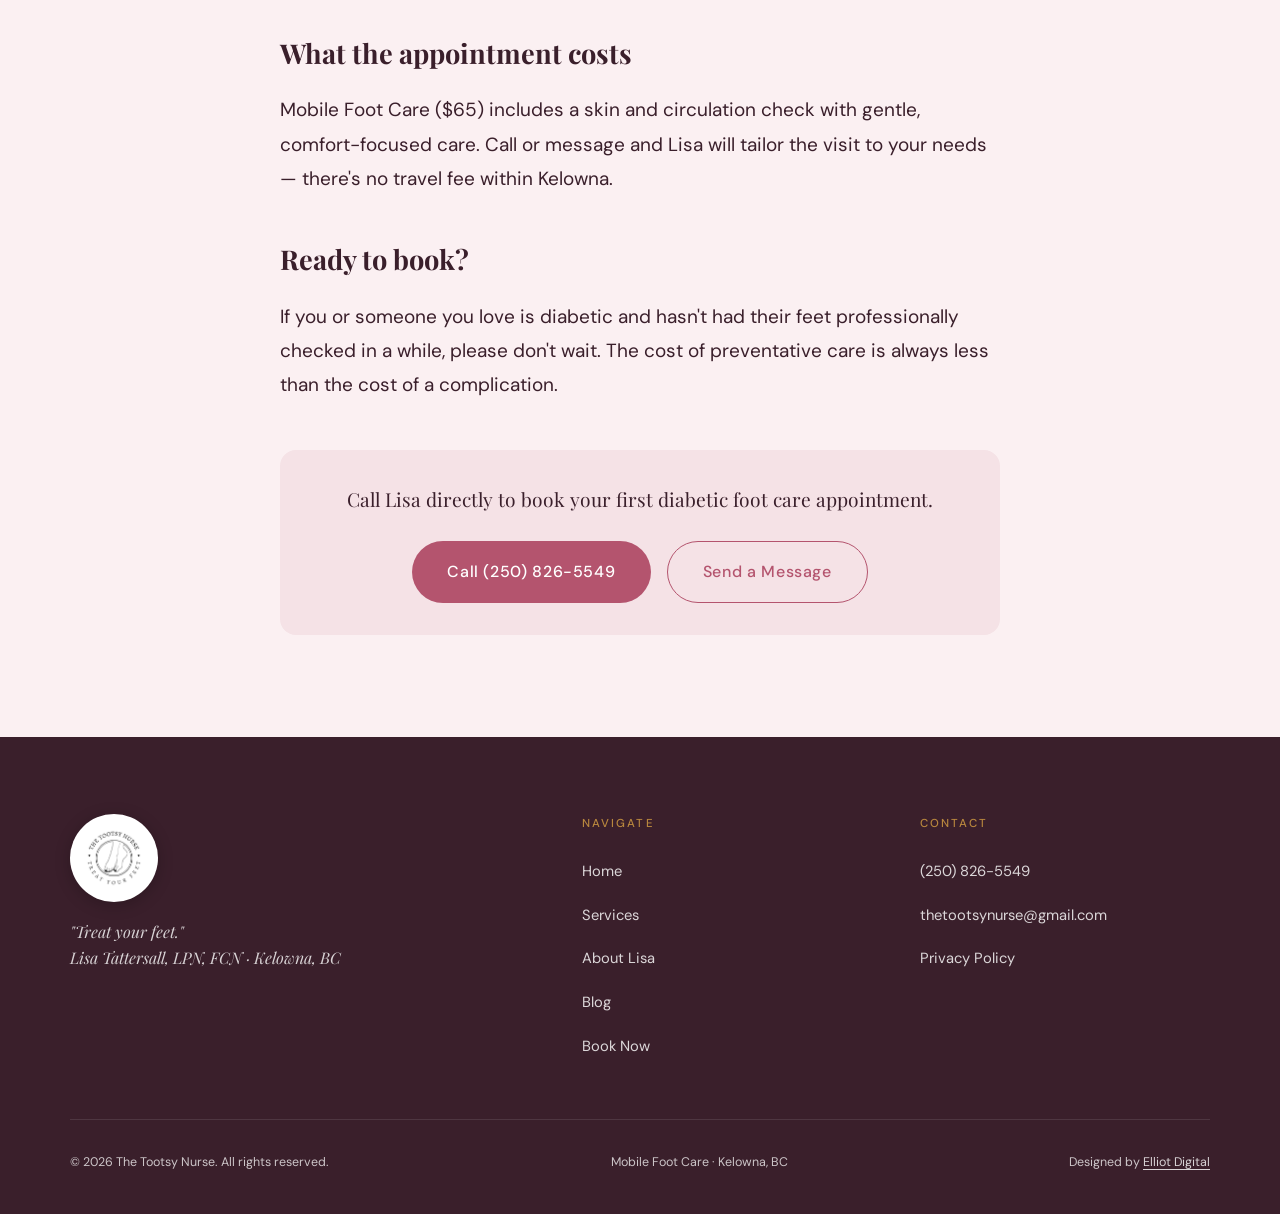
<file: blog-diabetic-foot-care.html>
<!DOCTYPE html>
<html lang="en">
<head>
  <meta charset="UTF-8" />
  <meta name="viewport" content="width=device-width, initial-scale=1.0" />
  <title>Diabetic Foot Care in Kelowna: What to Expect | The Tootsy Nurse</title>
  <meta name="description" content="Living with diabetes? Here's exactly what to expect from your first diabetic foot care appointment in Kelowna — and why nursing training matters." />
  <meta name="keywords" content="diabetic foot care Kelowna, diabetic foot nurse BC, safe pedicure diabetes, diabetic foot appointment" />
  <link rel="canonical" href="https://thetootsynurse.com/blog-diabetic-foot-care.html" />
  <meta name="geo.region" content="CA-BC" />
  <meta name="geo.placename" content="Kelowna" />
  <meta property="og:type" content="article" />
  <meta property="og:site_name" content="The Tootsy Nurse" />
  <meta property="og:url" content="https://thetootsynurse.com/blog-diabetic-foot-care.html" />
  <meta property="og:title" content="Diabetic Foot Care in Kelowna: What to Expect at Your First Appointment" />
  <meta property="og:description" content="Exactly what happens at a diabetic foot care appointment — and why a nurse makes the difference." />
  <meta property="og:image" content="https://thetootsynurse.com/logo-png.png?v=2" />
  <meta name="twitter:card" content="summary_large_image" />
  <meta name="twitter:title" content="Diabetic Foot Care in Kelowna: What to Expect at Your First Appointment" />
  <meta name="twitter:description" content="Exactly what happens at a diabetic foot care appointment — and why a nurse makes the difference." />
  <meta name="twitter:image" content="https://thetootsynurse.com/logo-png.png?v=2" />
  <link rel="icon" href="favicon.svg" type="image/svg+xml" />
  <link rel="icon" type="image/png" sizes="32x32" href="favicon-32x32.png" />
  <link rel="icon" type="image/png" sizes="16x16" href="favicon-16x16.png" />
  <link rel="apple-touch-icon" href="apple-touch-icon.png" />
  <link rel="manifest" href="site.webmanifest" />
  <meta name="theme-color" content="#3A1F2B" />
  <link rel="preconnect" href="https://fonts.googleapis.com" />
  <link rel="preconnect" href="https://fonts.gstatic.com" crossorigin />
  <link rel="stylesheet" href="https://fonts.googleapis.com/css2?family=Playfair+Display:ital,wght@0,400;0,500;0,600;0,700;1,400;1,500;1,600&amp;family=DM+Sans:wght@300;400;500&amp;display=swap" media="print" onload="this.media='all'" />
  <noscript><link rel="stylesheet" href="https://fonts.googleapis.com/css2?family=Playfair+Display:ital,wght@0,400;0,500;0,600;0,700;1,400;1,500;1,600&amp;family=DM+Sans:wght@300;400;500&amp;display=swap" /></noscript>
  <link rel="stylesheet" href="style.css?v=6" />
  <script type="application/ld+json">
  {
    "@context": "https://schema.org",
    "@type": "Article",
    "headline": "Diabetic Foot Care in Kelowna: What to Expect at Your First Appointment",
    "author": { "@id": "https://thetootsynurse.com/#lisa", "name": "Lisa Tattersall" },
    "publisher": { "@type": "Organization", "name": "The Tootsy Nurse", "logo": { "@type": "ImageObject", "url": "https://thetootsynurse.com/logo-png.png?v=2" } },
    "datePublished": "2026-04-18",
    "dateModified": "2026-06-05",
    "image": "https://thetootsynurse.com/logo-png.png?v=2",
    "mainEntityOfPage": "https://thetootsynurse.com/blog-diabetic-foot-care.html"
  }
  </script>
  <script type="application/ld+json">
  {
    "@context": "https://schema.org",
    "@type": "BreadcrumbList",
    "itemListElement": [
      { "@type": "ListItem", "position": 1, "name": "Home", "item": "https://thetootsynurse.com/index.html" },
      { "@type": "ListItem", "position": 2, "name": "Blog", "item": "https://thetootsynurse.com/blog.html" },
      { "@type": "ListItem", "position": 3, "name": "Diabetic Foot Care in Kelowna: What to Expect at Your First Appointment", "item": "https://thetootsynurse.com/blog-diabetic-foot-care.html" }
    ]
  }
  </script>
</head>
<body>

<a class="skip-link" href="#main">Skip to content</a>

<nav class="nav nav--solid">
  <a href="index.html" class="nav-logo">The Tootsy Nurse</a>
  <ul class="nav-links">
    <li><a href="index.html">Home</a></li>
    <li><a href="services.html">Services</a></li>
    <li><a href="about.html">About</a></li>
    <li><a href="blog.html" class="active">Blog</a></li>
  </ul>
  <a href="contact.html" class="nav-book">Book Now</a>
  <button class="hamburger" aria-label="Menu" onclick="toggleMenu()">
    <span></span><span></span><span></span>
  </button>
</nav>
<ul class="mobile-menu" id="mobileMenu">
  <li><a href="index.html" onclick="toggleMenu()">Home</a></li>
  <li><a href="services.html" onclick="toggleMenu()">Services</a></li>
  <li><a href="about.html" onclick="toggleMenu()">About</a></li>
  <li><a href="blog.html" onclick="toggleMenu()">Blog</a></li>
  <li><a href="contact.html" onclick="toggleMenu()">Book Now</a></li>
</ul>

<div id="main" role="main" class="hero-sm">
  <div class="hero-sm-inner hero-enter">
    <a href="blog.html" style="color:var(--rose); font-size:0.9rem; text-decoration:none; margin-bottom:1rem; display:inline-block;">← All articles</a>
    <span class="t-label">Clinical Care</span>
    <span class="rule" style="margin:1rem 0;"></span>
    <h1 class="t-h2" style="color:var(--plum); max-width:640px;">Diabetic Foot Care in Kelowna: What to Expect at Your First Appointment</h1>
    <p class="t-body" style="margin-top:1rem; color:var(--muted);">By Lisa Tattersall, LPN, FCN · 8 min read</p>
  </div>
</div>

<section style="background:var(--bg);">
  <div class="wrap section-pad">
    <div class="blog-article">


      <p class="lead">If you're living with diabetes, your feet need care that goes beyond a regular pedicure. One small cut or overlooked callus can turn into a serious problem. That's where a Foot Care Nurse comes in — and if it's your first appointment, here's exactly what to expect.</p>

      <h2>Why diabetics need specialised foot care</h2>
      <p>Diabetes affects two things that matter for foot health: circulation and sensation. Reduced blood flow means cuts and infections heal more slowly. Reduced sensation means you might not feel a problem until it's serious. Add in the fact that many diabetics can't safely reach or see their own feet, and you have a situation where professional care isn't a luxury — it's preventative medicine.</p>
      <p>This is why I trained specifically in Advanced Foot Care Nursing on top of my LPN. Working on diabetic feet requires clinical knowledge that a standard pedicurist simply doesn't have.</p>

      <h2>Before your appointment</h2>
      <p>Here's what I'll ask when you book:</p>
      <ul>
        <li>How long you've been diabetic and whether it's Type 1 or Type 2</li>
        <li>Whether you're on any blood thinners (this affects how we approach cuts and calluses)</li>
        <li>Any recent foot pain, numbness, tingling, or wounds</li>
        <li>Your most recent A1C or blood sugar control, if you know it</li>
        <li>Whether your feet have been seen by a podiatrist or physician recently</li>
      </ul>
      <p>None of this is to make you feel examined — it's so I can give you the safest care possible.</p>

      <h2>What happens during the appointment</h2>

      <h3>1. Full foot assessment</h3>
      <p>Before I touch a single nail, I examine both feet thoroughly. I'm looking for:</p>
      <ul>
        <li>Skin integrity — any cuts, cracks, blisters, or areas of redness</li>
        <li>Temperature differences between feet (can indicate circulation issues)</li>
        <li>Pulses in both feet</li>
        <li>Sensation testing using a monofilament (a painless, quick check)</li>
        <li>Nail health — fungal changes, thickening, or ingrown nails</li>
        <li>Callus or corn formation and where pressure is building</li>
      </ul>
      <p>If I find anything concerning, I'll tell you. Sometimes I recommend you see your doctor before we proceed.</p>

      <h3>2. Safe cleansing and soak</h3>
      <p>Your feet are cleansed with warm (not hot — diabetics often can't feel excessive heat) water and a gentle, non-irritating solution. The soak is typically shorter than a standard pedicure, because over-softening the skin creates risk.</p>

      <h3>3. Nail care</h3>
      <p>Nails are trimmed straight across and filed smooth — never down into the corners. This prevents ingrown toenails, which can be disastrous for a diabetic. I use sterile, single-use or hospital-grade sterilised instruments for every client.</p>

      <h3>4. Callus and corn management</h3>
      <p>Calluses get reduced carefully with a scalpel technique — not grated or shaved aggressively. The goal is to relieve pressure without creating a wound. Corns are treated similarly, often with pressure redistribution advice.</p>

      <h3>5. Moisturising and protection</h3>
      <p>Feet are moisturised everywhere except between the toes (moisture there causes fungal infections). You'll get a gentle massage with a diabetic-appropriate cream.</p>

      <h3>6. Home care guidance</h3>
      <p>Before I leave, we talk about what you can do between visits: daily foot checks, proper footwear, when to call your doctor, and how often you should see me.</p>

      <h2>How often should you come?</h2>
      <p>Most diabetic clients benefit from visits every 4 to 8 weeks. Some need to be seen more frequently, especially if they have neuropathy or a history of wounds. We'll agree on a schedule that makes sense for your feet.</p>

      <h2>What the appointment costs</h2>
      <p>Mobile Foot Care ($65) includes a skin and circulation check with gentle, comfort-focused care. Call or message and Lisa will tailor the visit to your needs — there's no travel fee within Kelowna.</p>

      <h2>Ready to book?</h2>
      <p>If you or someone you love is diabetic and hasn't had their feet professionally checked in a while, please don't wait. The cost of preventative care is always less than the cost of a complication.</p>

      <div style="margin-top:3rem; padding:2rem; background:var(--bg-soft); border-radius:16px; text-align:center;">
        <p style="font-family:'Playfair Display',serif; font-size:1.2rem; color:var(--plum); margin-bottom:1.5rem;">Call Lisa directly to book your first diabetic foot care appointment.</p>
        <div style="display:flex; gap:1rem; justify-content:center; flex-wrap:wrap;">
          <a href="tel:2508265549" class="btn btn-rose">Call (250) 826-5549</a>
          <a href="contact.html" class="btn btn-outline">Send a Message</a>
        </div>
      </div>

    </div>
  </div>
</section>

<footer class="footer">
  <div class="footer-grid">
    <div class="footer-logo">
      <img src="logo-png.png?v=2" alt="The Tootsy Nurse" />
      <p class="footer-tagline">"Treat your feet."<br>Lisa Tattersall, LPN, FCN · Kelowna, BC</p>
    </div>
    <div class="footer-col">
      <div class="footer-col-title">Navigate</div>
      <ul>
        <li><a href="index.html">Home</a></li>
        <li><a href="services.html">Services</a></li>
        <li><a href="about.html">About Lisa</a></li>
        <li><a href="blog.html">Blog</a></li>
        <li><a href="contact.html">Book Now</a></li>
      </ul>
    </div>
    <div class="footer-col">
      <div class="footer-col-title">Contact</div>
      <ul>
        <li><a href="tel:2508265549">(250) 826-5549</a></li>
        <li><a href="mailto:thetootsynurse@gmail.com">thetootsynurse@gmail.com</a></li>
        <li><a href="privacy.html">Privacy Policy</a></li>
      </ul>
    </div>
  </div>
  <div class="footer-bottom">
    <span>© <span id="yr"></span> The Tootsy Nurse. All rights reserved.</span>
    <span>Mobile Foot Care · Kelowna, BC</span>
    <span>Designed by <a href="https://bryceelliot.com" target="_blank" rel="noopener" style="color:rgba(255,255,255,0.8); text-decoration:underline; text-underline-offset:3px;">Elliot Digital</a></span>
  </div>
</footer>

<script src="app.js?v=2" defer></script>
<script>function toggleMenu(){document.getElementById('mobileMenu').classList.toggle('open');}</script>
</body>
</html>
</file>
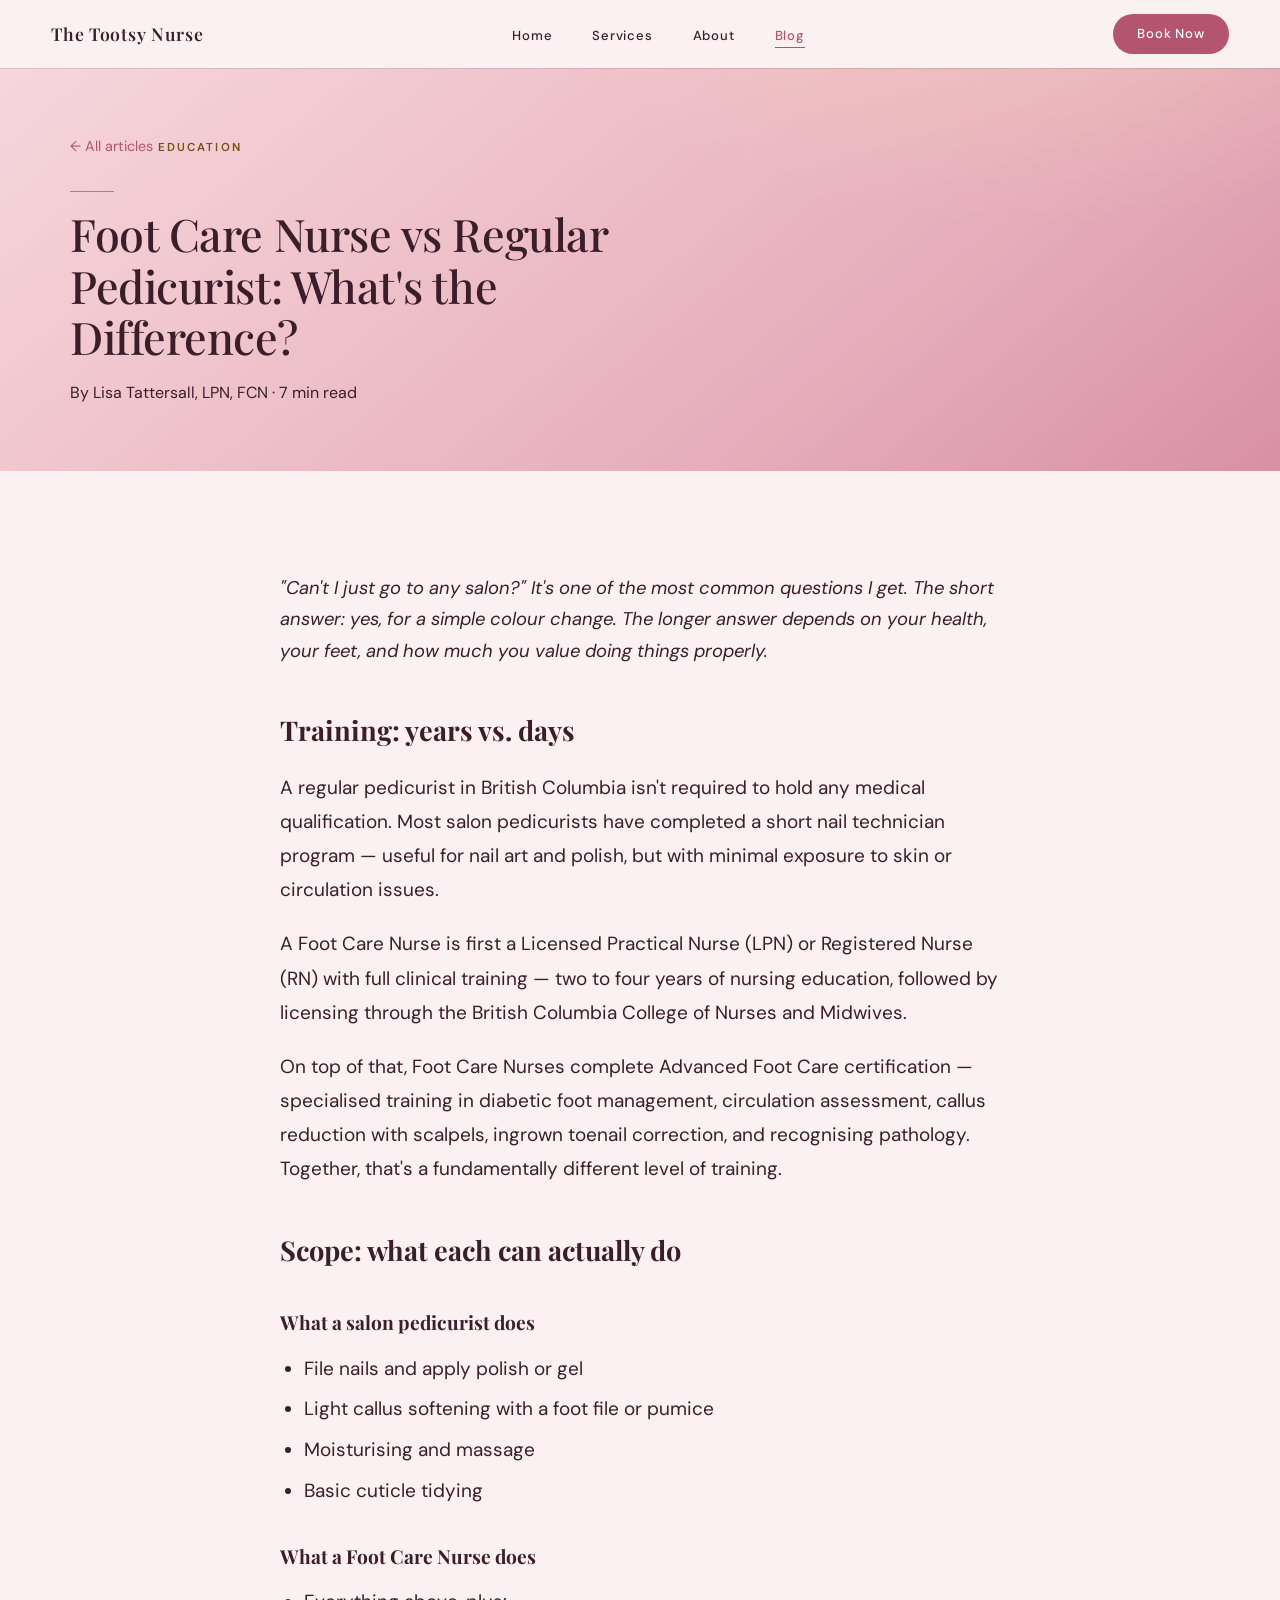
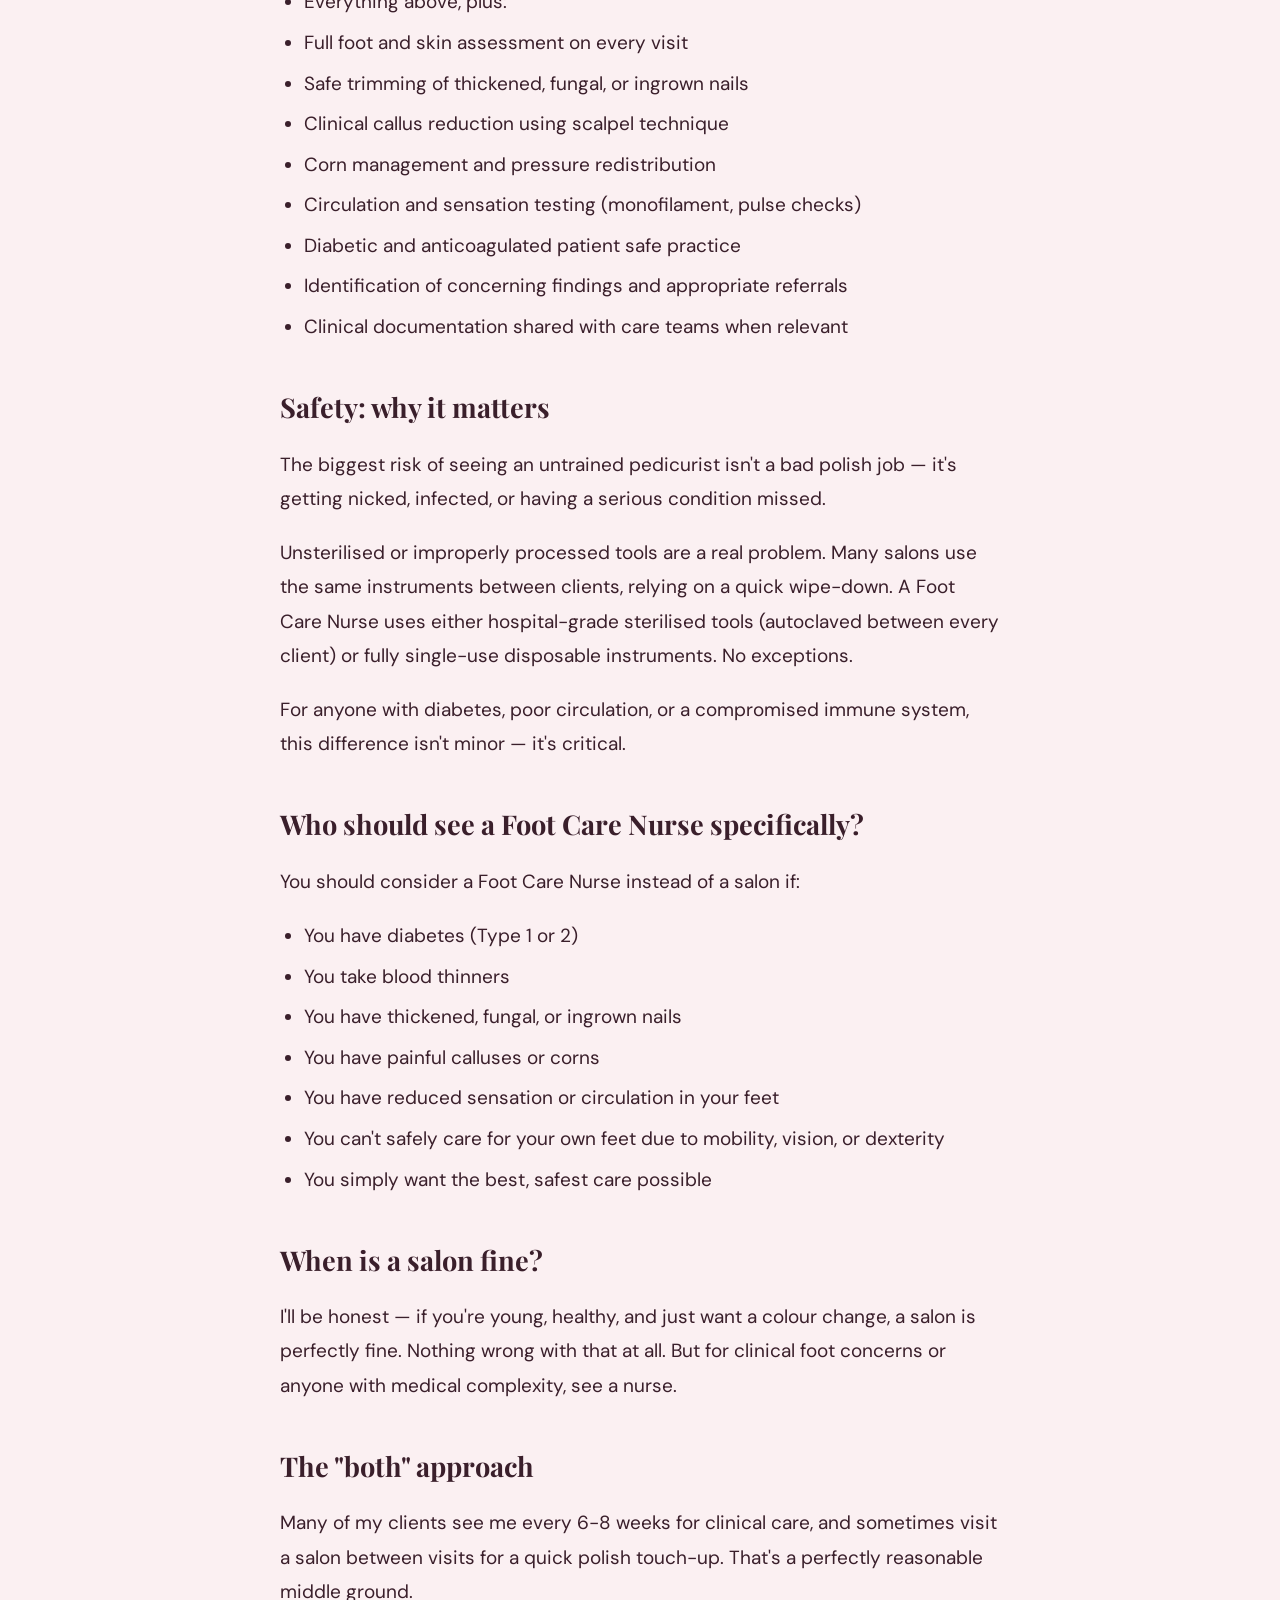
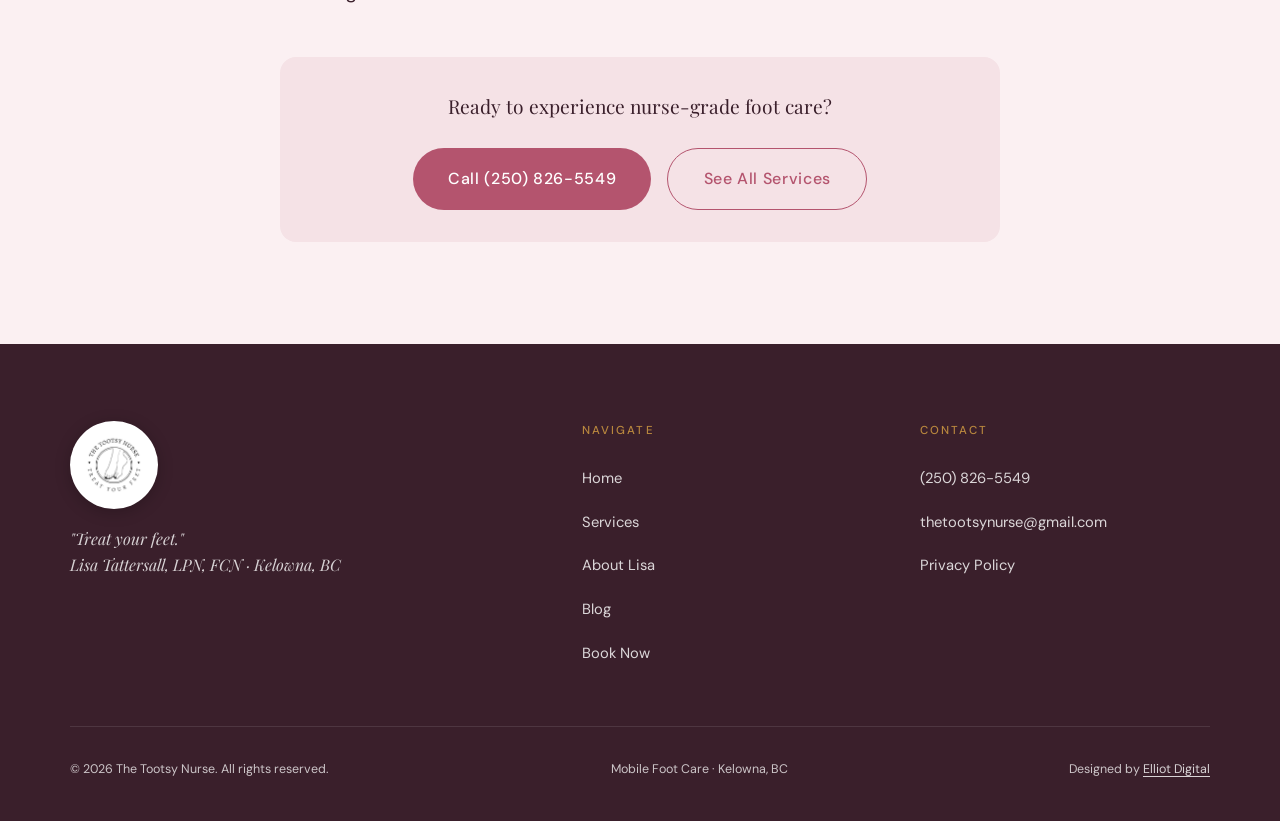
<file: blog-foot-care-nurse-vs-pedicurist.html>
<!DOCTYPE html>
<html lang="en">
<head>
  <meta charset="UTF-8" />
  <meta name="viewport" content="width=device-width, initial-scale=1.0" />
  <title>Foot Care Nurse vs Pedicurist: What's the Difference? | The Tootsy Nurse</title>
  <meta name="description" content="A Foot Care Nurse is not the same as a regular pedicurist. Here's what the training, scope, and safety difference actually means for your feet." />
  <meta name="keywords" content="foot care nurse vs pedicurist, FCN Kelowna, nurse pedicure BC, medical pedicure Kelowna, what is a foot care nurse" />
  <link rel="canonical" href="https://thetootsynurse.com/blog-foot-care-nurse-vs-pedicurist.html" />
  <meta name="geo.region" content="CA-BC" />
  <meta name="geo.placename" content="Kelowna" />
  <meta property="og:type" content="article" />
  <meta property="og:site_name" content="The Tootsy Nurse" />
  <meta property="og:url" content="https://thetootsynurse.com/blog-foot-care-nurse-vs-pedicurist.html" />
  <meta property="og:title" content="Foot Care Nurse vs Regular Pedicurist: What's the Difference?" />
  <meta property="og:description" content="Training, scope, and safety — here's what sets a Foot Care Nurse apart." />
  <meta property="og:image" content="https://thetootsynurse.com/logo-png.png?v=2" />
  <meta name="twitter:card" content="summary_large_image" />
  <meta name="twitter:title" content="Foot Care Nurse vs Regular Pedicurist: What's the Difference?" />
  <meta name="twitter:description" content="Training, scope, and safety — here's what sets a Foot Care Nurse apart." />
  <meta name="twitter:image" content="https://thetootsynurse.com/logo-png.png?v=2" />
  <link rel="icon" href="favicon.svg" type="image/svg+xml" />
  <link rel="icon" type="image/png" sizes="32x32" href="favicon-32x32.png" />
  <link rel="icon" type="image/png" sizes="16x16" href="favicon-16x16.png" />
  <link rel="apple-touch-icon" href="apple-touch-icon.png" />
  <link rel="manifest" href="site.webmanifest" />
  <meta name="theme-color" content="#3A1F2B" />
  <link rel="preconnect" href="https://fonts.googleapis.com" />
  <link rel="preconnect" href="https://fonts.gstatic.com" crossorigin />
  <link rel="stylesheet" href="https://fonts.googleapis.com/css2?family=Playfair+Display:ital,wght@0,400;0,500;0,600;0,700;1,400;1,500;1,600&amp;family=DM+Sans:wght@300;400;500&amp;display=swap" media="print" onload="this.media='all'" />
  <noscript><link rel="stylesheet" href="https://fonts.googleapis.com/css2?family=Playfair+Display:ital,wght@0,400;0,500;0,600;0,700;1,400;1,500;1,600&amp;family=DM+Sans:wght@300;400;500&amp;display=swap" /></noscript>
  <link rel="stylesheet" href="style.css?v=6" />
  <script type="application/ld+json">
  {
    "@context": "https://schema.org",
    "@type": "Article",
    "headline": "Foot Care Nurse vs Regular Pedicurist: What's the Difference?",
    "author": { "@id": "https://thetootsynurse.com/#lisa", "name": "Lisa Tattersall" },
    "publisher": { "@type": "Organization", "name": "The Tootsy Nurse", "logo": { "@type": "ImageObject", "url": "https://thetootsynurse.com/logo-png.png?v=2" } },
    "datePublished": "2026-04-18",
    "dateModified": "2026-06-05",
    "image": "https://thetootsynurse.com/logo-png.png?v=2",
    "mainEntityOfPage": "https://thetootsynurse.com/blog-foot-care-nurse-vs-pedicurist.html"
  }
  </script>
  <script type="application/ld+json">
  {
    "@context": "https://schema.org",
    "@type": "BreadcrumbList",
    "itemListElement": [
      { "@type": "ListItem", "position": 1, "name": "Home", "item": "https://thetootsynurse.com/index.html" },
      { "@type": "ListItem", "position": 2, "name": "Blog", "item": "https://thetootsynurse.com/blog.html" },
      { "@type": "ListItem", "position": 3, "name": "Foot Care Nurse vs Regular Pedicurist: What's the Difference?", "item": "https://thetootsynurse.com/blog-foot-care-nurse-vs-pedicurist.html" }
    ]
  }
  </script>
</head>
<body>

<a class="skip-link" href="#main">Skip to content</a>

<nav class="nav nav--solid">
  <a href="index.html" class="nav-logo">The Tootsy Nurse</a>
  <ul class="nav-links">
    <li><a href="index.html">Home</a></li>
    <li><a href="services.html">Services</a></li>
    <li><a href="about.html">About</a></li>
    <li><a href="blog.html" class="active">Blog</a></li>
  </ul>
  <a href="contact.html" class="nav-book">Book Now</a>
  <button class="hamburger" aria-label="Menu" onclick="toggleMenu()">
    <span></span><span></span><span></span>
  </button>
</nav>
<ul class="mobile-menu" id="mobileMenu">
  <li><a href="index.html" onclick="toggleMenu()">Home</a></li>
  <li><a href="services.html" onclick="toggleMenu()">Services</a></li>
  <li><a href="about.html" onclick="toggleMenu()">About</a></li>
  <li><a href="blog.html" onclick="toggleMenu()">Blog</a></li>
  <li><a href="contact.html" onclick="toggleMenu()">Book Now</a></li>
</ul>

<div id="main" role="main" class="hero-sm">
  <div class="hero-sm-inner hero-enter">
    <a href="blog.html" style="color:var(--rose); font-size:0.9rem; text-decoration:none; margin-bottom:1rem; display:inline-block;">← All articles</a>
    <span class="t-label">Education</span>
    <span class="rule" style="margin:1rem 0;"></span>
    <h1 class="t-h2" style="color:var(--plum); max-width:640px;">Foot Care Nurse vs Regular Pedicurist: What's the Difference?</h1>
    <p class="t-body" style="margin-top:1rem; color:var(--muted);">By Lisa Tattersall, LPN, FCN · 7 min read</p>
  </div>
</div>

<section style="background:var(--bg);">
  <div class="wrap section-pad">
    <div class="blog-article">


      <p class="lead">"Can't I just go to any salon?" It's one of the most common questions I get. The short answer: yes, for a simple colour change. The longer answer depends on your health, your feet, and how much you value doing things properly.</p>

      <h2>Training: years vs. days</h2>
      <p>A regular pedicurist in British Columbia isn't required to hold any medical qualification. Most salon pedicurists have completed a short nail technician program — useful for nail art and polish, but with minimal exposure to skin or circulation issues.</p>
      <p>A Foot Care Nurse is first a Licensed Practical Nurse (LPN) or Registered Nurse (RN) with full clinical training — two to four years of nursing education, followed by licensing through the British Columbia College of Nurses and Midwives.</p>
      <p>On top of that, Foot Care Nurses complete Advanced Foot Care certification — specialised training in diabetic foot management, circulation assessment, callus reduction with scalpels, ingrown toenail correction, and recognising pathology. Together, that's a fundamentally different level of training.</p>

      <h2>Scope: what each can actually do</h2>

      <h3>What a salon pedicurist does</h3>
      <ul>
        <li>File nails and apply polish or gel</li>
        <li>Light callus softening with a foot file or pumice</li>
        <li>Moisturising and massage</li>
        <li>Basic cuticle tidying</li>
      </ul>

      <h3>What a Foot Care Nurse does</h3>
      <ul>
        <li>Everything above, plus:</li>
        <li>Full foot and skin assessment on every visit</li>
        <li>Safe trimming of thickened, fungal, or ingrown nails</li>
        <li>Clinical callus reduction using scalpel technique</li>
        <li>Corn management and pressure redistribution</li>
        <li>Circulation and sensation testing (monofilament, pulse checks)</li>
        <li>Diabetic and anticoagulated patient safe practice</li>
        <li>Identification of concerning findings and appropriate referrals</li>
        <li>Clinical documentation shared with care teams when relevant</li>
      </ul>

      <h2>Safety: why it matters</h2>
      <p>The biggest risk of seeing an untrained pedicurist isn't a bad polish job — it's getting nicked, infected, or having a serious condition missed.</p>
      <p>Unsterilised or improperly processed tools are a real problem. Many salons use the same instruments between clients, relying on a quick wipe-down. A Foot Care Nurse uses either hospital-grade sterilised tools (autoclaved between every client) or fully single-use disposable instruments. No exceptions.</p>
      <p>For anyone with diabetes, poor circulation, or a compromised immune system, this difference isn't minor — it's critical.</p>

      <h2>Who should see a Foot Care Nurse specifically?</h2>
      <p>You should consider a Foot Care Nurse instead of a salon if:</p>
      <ul>
        <li>You have diabetes (Type 1 or 2)</li>
        <li>You take blood thinners</li>
        <li>You have thickened, fungal, or ingrown nails</li>
        <li>You have painful calluses or corns</li>
        <li>You have reduced sensation or circulation in your feet</li>
        <li>You can't safely care for your own feet due to mobility, vision, or dexterity</li>
        <li>You simply want the best, safest care possible</li>
      </ul>

      <h2>When is a salon fine?</h2>
      <p>I'll be honest — if you're young, healthy, and just want a colour change, a salon is perfectly fine. Nothing wrong with that at all. But for clinical foot concerns or anyone with medical complexity, see a nurse.</p>

      <h2>The "both" approach</h2>
      <p>Many of my clients see me every 6-8 weeks for clinical care, and sometimes visit a salon between visits for a quick polish touch-up. That's a perfectly reasonable middle ground.</p>

      <div style="margin-top:3rem; padding:2rem; background:var(--bg-soft); border-radius:16px; text-align:center;">
        <p style="font-family:'Playfair Display',serif; font-size:1.2rem; color:var(--plum); margin-bottom:1.5rem;">Ready to experience nurse-grade foot care?</p>
        <div style="display:flex; gap:1rem; justify-content:center; flex-wrap:wrap;">
          <a href="tel:2508265549" class="btn btn-rose">Call (250) 826-5549</a>
          <a href="services.html" class="btn btn-outline">See All Services</a>
        </div>
      </div>

    </div>
  </div>
</section>

<footer class="footer">
  <div class="footer-grid">
    <div class="footer-logo">
      <img src="logo-png.png?v=2" alt="The Tootsy Nurse" />
      <p class="footer-tagline">"Treat your feet."<br>Lisa Tattersall, LPN, FCN · Kelowna, BC</p>
    </div>
    <div class="footer-col">
      <div class="footer-col-title">Navigate</div>
      <ul>
        <li><a href="index.html">Home</a></li>
        <li><a href="services.html">Services</a></li>
        <li><a href="about.html">About Lisa</a></li>
        <li><a href="blog.html">Blog</a></li>
        <li><a href="contact.html">Book Now</a></li>
      </ul>
    </div>
    <div class="footer-col">
      <div class="footer-col-title">Contact</div>
      <ul>
        <li><a href="tel:2508265549">(250) 826-5549</a></li>
        <li><a href="mailto:thetootsynurse@gmail.com">thetootsynurse@gmail.com</a></li>
        <li><a href="privacy.html">Privacy Policy</a></li>
      </ul>
    </div>
  </div>
  <div class="footer-bottom">
    <span>© <span id="yr"></span> The Tootsy Nurse. All rights reserved.</span>
    <span>Mobile Foot Care · Kelowna, BC</span>
    <span>Designed by <a href="https://bryceelliot.com" target="_blank" rel="noopener" style="color:rgba(255,255,255,0.8); text-decoration:underline; text-underline-offset:3px;">Elliot Digital</a></span>
  </div>
</footer>

<script src="app.js?v=2" defer></script>
<script>function toggleMenu(){document.getElementById('mobileMenu').classList.toggle('open');}</script>
</body>
</html>
</file>
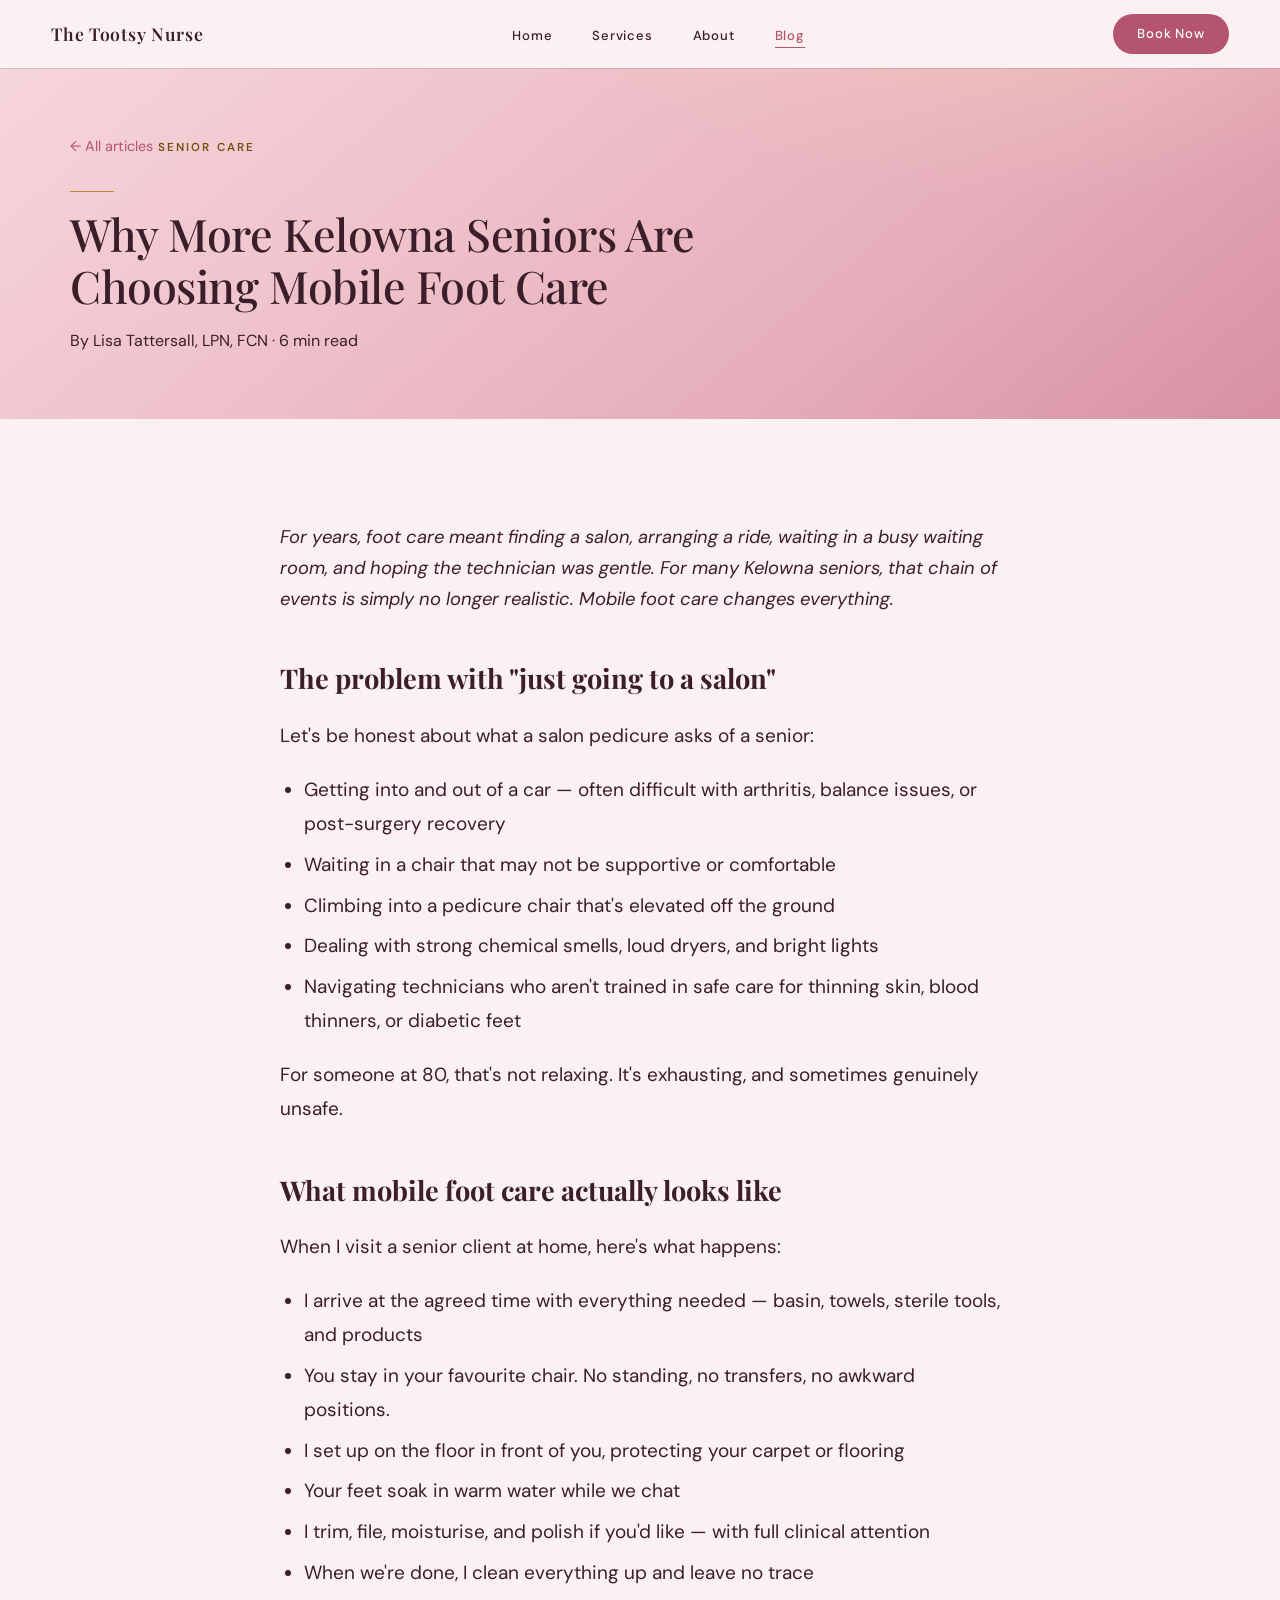
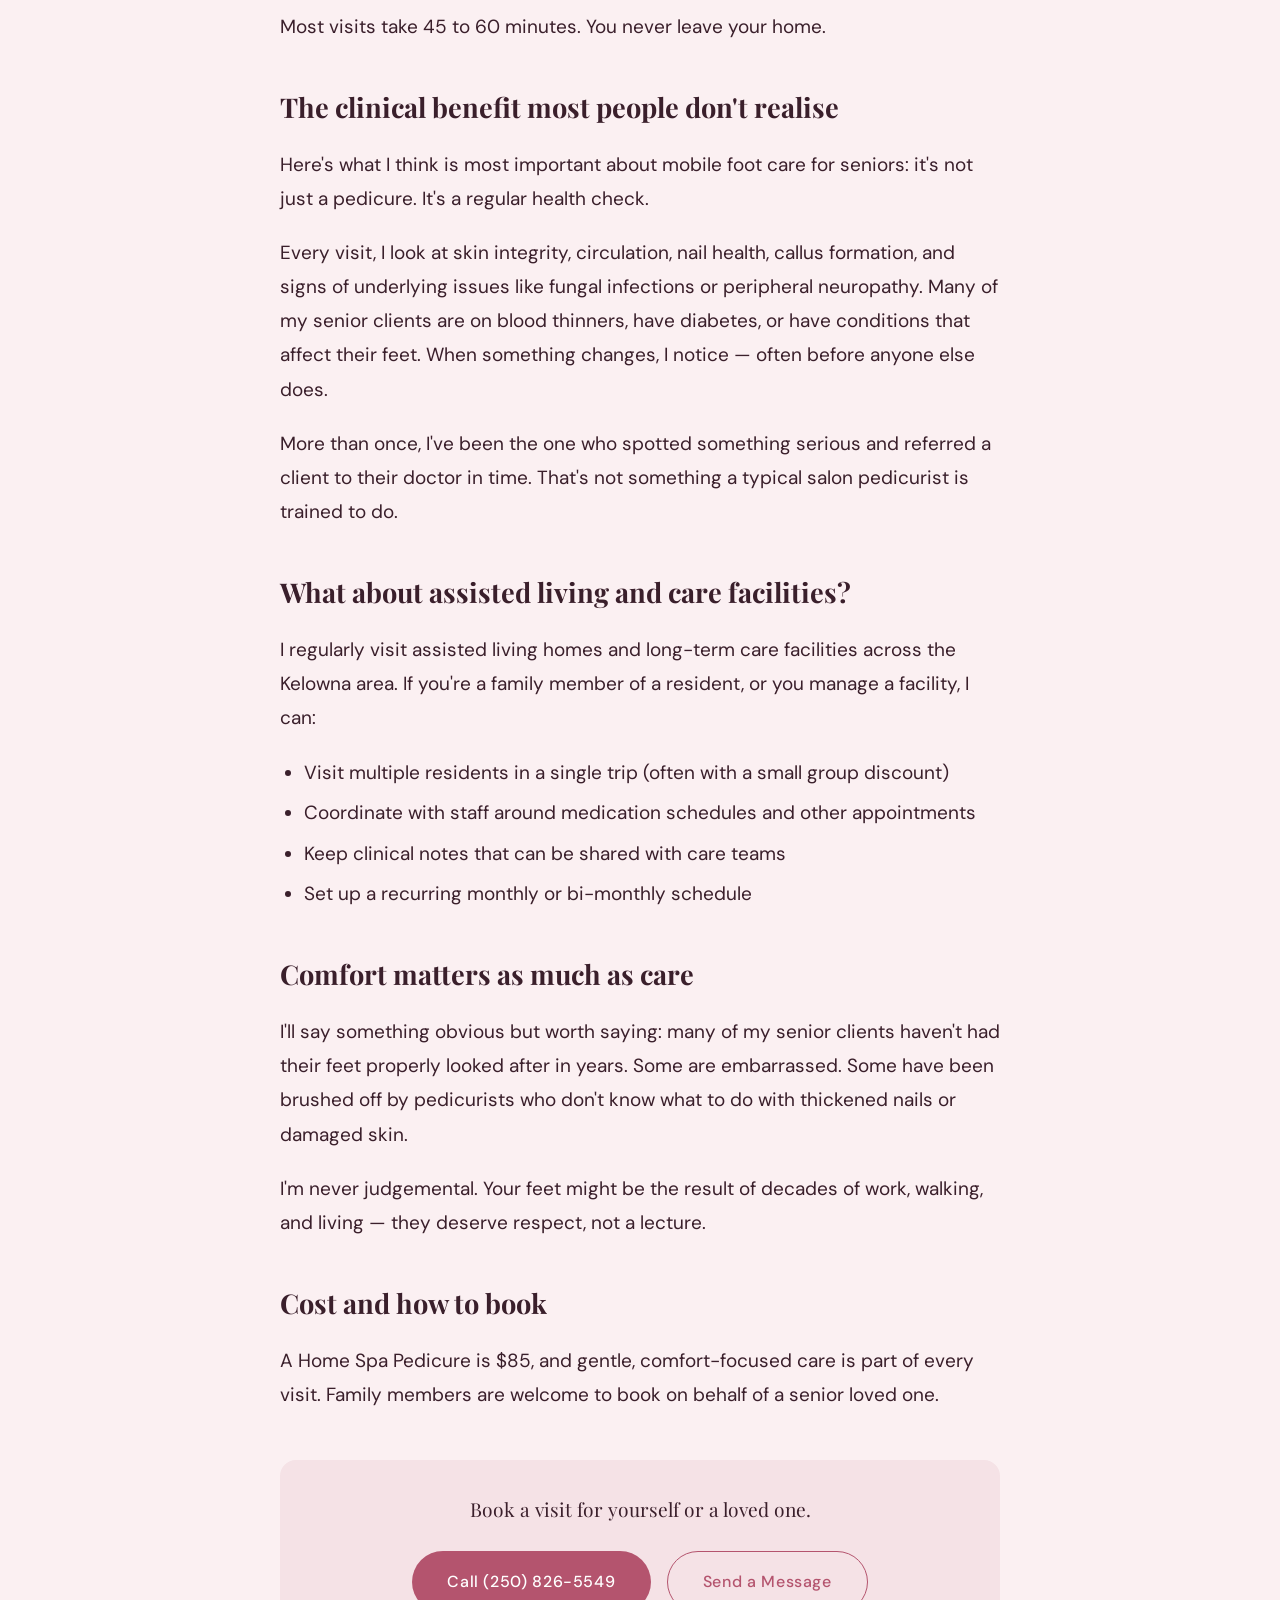
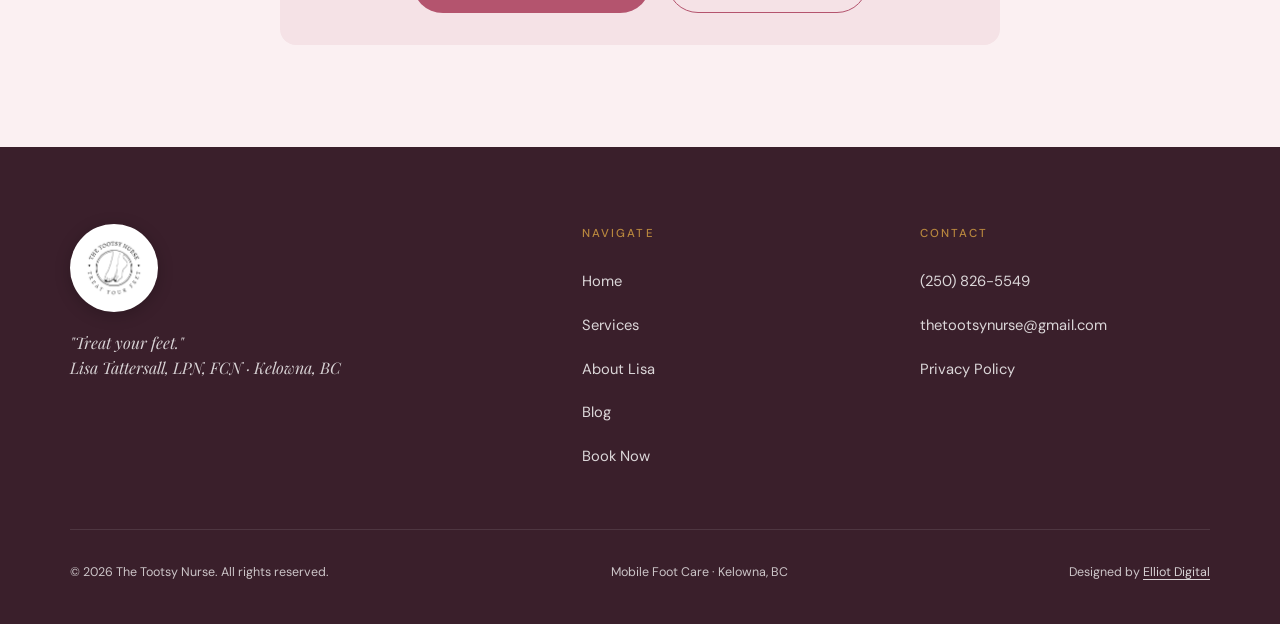
<file: blog-mobile-pedicure-seniors.html>
<!DOCTYPE html>
<html lang="en">
<head>
  <meta charset="UTF-8" />
  <meta name="viewport" content="width=device-width, initial-scale=1.0" />
  <title>Mobile Foot Care for Seniors in Kelowna | The Tootsy Nurse</title>
  <meta name="description" content="Why more Kelowna seniors are choosing mobile foot care over salons. Safer, more comfortable, and delivered right to your living room." />
  <meta name="keywords" content="mobile foot care seniors Kelowna, home pedicure seniors BC, senior foot nurse Kelowna, elderly foot care BC" />
  <link rel="canonical" href="https://thetootsynurse.com/blog-mobile-pedicure-seniors.html" />
  <meta name="geo.region" content="CA-BC" />
  <meta name="geo.placename" content="Kelowna" />
  <meta property="og:type" content="article" />
  <meta property="og:site_name" content="The Tootsy Nurse" />
  <meta property="og:url" content="https://thetootsynurse.com/blog-mobile-pedicure-seniors.html" />
  <meta property="og:title" content="Why More Kelowna Seniors Are Choosing Mobile Foot Care" />
  <meta property="og:description" content="Mobile foot care brings clinical-grade pedicure and care to your living room." />
  <meta property="og:image" content="https://thetootsynurse.com/logo-png.png?v=2" />
  <meta name="twitter:card" content="summary_large_image" />
  <meta name="twitter:title" content="Why More Kelowna Seniors Are Choosing Mobile Foot Care" />
  <meta name="twitter:description" content="Mobile foot care brings clinical-grade pedicure and care to your living room." />
  <meta name="twitter:image" content="https://thetootsynurse.com/logo-png.png?v=2" />
  <link rel="icon" href="favicon.svg" type="image/svg+xml" />
  <link rel="icon" type="image/png" sizes="32x32" href="favicon-32x32.png" />
  <link rel="icon" type="image/png" sizes="16x16" href="favicon-16x16.png" />
  <link rel="apple-touch-icon" href="apple-touch-icon.png" />
  <link rel="manifest" href="site.webmanifest" />
  <meta name="theme-color" content="#3A1F2B" />
  <link rel="preconnect" href="https://fonts.googleapis.com" />
  <link rel="preconnect" href="https://fonts.gstatic.com" crossorigin />
  <link rel="stylesheet" href="https://fonts.googleapis.com/css2?family=Playfair+Display:ital,wght@0,400;0,500;0,600;0,700;1,400;1,500;1,600&amp;family=DM+Sans:wght@300;400;500&amp;display=swap" media="print" onload="this.media='all'" />
  <noscript><link rel="stylesheet" href="https://fonts.googleapis.com/css2?family=Playfair+Display:ital,wght@0,400;0,500;0,600;0,700;1,400;1,500;1,600&amp;family=DM+Sans:wght@300;400;500&amp;display=swap" /></noscript>
  <link rel="stylesheet" href="style.css?v=6" />
  <script type="application/ld+json">
  {
    "@context": "https://schema.org",
    "@type": "Article",
    "headline": "Why More Kelowna Seniors Are Choosing Mobile Foot Care",
    "author": { "@id": "https://thetootsynurse.com/#lisa", "name": "Lisa Tattersall" },
    "publisher": { "@type": "Organization", "name": "The Tootsy Nurse", "logo": { "@type": "ImageObject", "url": "https://thetootsynurse.com/logo-png.png?v=2" } },
    "datePublished": "2026-04-18",
    "dateModified": "2026-06-05",
    "image": "https://thetootsynurse.com/logo-png.png?v=2",
    "mainEntityOfPage": "https://thetootsynurse.com/blog-mobile-pedicure-seniors.html"
  }
  </script>
  <script type="application/ld+json">
  {
    "@context": "https://schema.org",
    "@type": "BreadcrumbList",
    "itemListElement": [
      { "@type": "ListItem", "position": 1, "name": "Home", "item": "https://thetootsynurse.com/index.html" },
      { "@type": "ListItem", "position": 2, "name": "Blog", "item": "https://thetootsynurse.com/blog.html" },
      { "@type": "ListItem", "position": 3, "name": "Why More Kelowna Seniors Are Choosing Mobile Foot Care", "item": "https://thetootsynurse.com/blog-mobile-pedicure-seniors.html" }
    ]
  }
  </script>
</head>
<body>

<a class="skip-link" href="#main">Skip to content</a>

<nav class="nav nav--solid">
  <a href="index.html" class="nav-logo">The Tootsy Nurse</a>
  <ul class="nav-links">
    <li><a href="index.html">Home</a></li>
    <li><a href="services.html">Services</a></li>
    <li><a href="about.html">About</a></li>
    <li><a href="blog.html" class="active">Blog</a></li>
  </ul>
  <a href="contact.html" class="nav-book">Book Now</a>
  <button class="hamburger" aria-label="Menu" onclick="toggleMenu()">
    <span></span><span></span><span></span>
  </button>
</nav>
<ul class="mobile-menu" id="mobileMenu">
  <li><a href="index.html" onclick="toggleMenu()">Home</a></li>
  <li><a href="services.html" onclick="toggleMenu()">Services</a></li>
  <li><a href="about.html" onclick="toggleMenu()">About</a></li>
  <li><a href="blog.html" onclick="toggleMenu()">Blog</a></li>
  <li><a href="contact.html" onclick="toggleMenu()">Book Now</a></li>
</ul>

<div id="main" role="main" class="hero-sm">
  <div class="hero-sm-inner hero-enter">
    <a href="blog.html" style="color:var(--rose); font-size:0.9rem; text-decoration:none; margin-bottom:1rem; display:inline-block;">← All articles</a>
    <span class="t-label">Senior Care</span>
    <span class="rule" style="margin:1rem 0;"></span>
    <h1 class="t-h2" style="color:var(--plum); max-width:640px;">Why More Kelowna Seniors Are Choosing Mobile Foot Care</h1>
    <p class="t-body" style="margin-top:1rem; color:var(--muted);">By Lisa Tattersall, LPN, FCN · 6 min read</p>
  </div>
</div>

<section style="background:var(--bg);">
  <div class="wrap section-pad">
    <div class="blog-article">


      <p class="lead">For years, foot care meant finding a salon, arranging a ride, waiting in a busy waiting room, and hoping the technician was gentle. For many Kelowna seniors, that chain of events is simply no longer realistic. Mobile foot care changes everything.</p>

      <h2>The problem with "just going to a salon"</h2>
      <p>Let's be honest about what a salon pedicure asks of a senior:</p>
      <ul>
        <li>Getting into and out of a car — often difficult with arthritis, balance issues, or post-surgery recovery</li>
        <li>Waiting in a chair that may not be supportive or comfortable</li>
        <li>Climbing into a pedicure chair that's elevated off the ground</li>
        <li>Dealing with strong chemical smells, loud dryers, and bright lights</li>
        <li>Navigating technicians who aren't trained in safe care for thinning skin, blood thinners, or diabetic feet</li>
      </ul>
      <p>For someone at 80, that's not relaxing. It's exhausting, and sometimes genuinely unsafe.</p>

      <h2>What mobile foot care actually looks like</h2>
      <p>When I visit a senior client at home, here's what happens:</p>
      <ul>
        <li>I arrive at the agreed time with everything needed — basin, towels, sterile tools, and products</li>
        <li>You stay in your favourite chair. No standing, no transfers, no awkward positions.</li>
        <li>I set up on the floor in front of you, protecting your carpet or flooring</li>
        <li>Your feet soak in warm water while we chat</li>
        <li>I trim, file, moisturise, and polish if you'd like — with full clinical attention</li>
        <li>When we're done, I clean everything up and leave no trace</li>
      </ul>
      <p>Most visits take 45 to 60 minutes. You never leave your home.</p>

      <h2>The clinical benefit most people don't realise</h2>
      <p>Here's what I think is most important about mobile foot care for seniors: it's not just a pedicure. It's a regular health check.</p>
      <p>Every visit, I look at skin integrity, circulation, nail health, callus formation, and signs of underlying issues like fungal infections or peripheral neuropathy. Many of my senior clients are on blood thinners, have diabetes, or have conditions that affect their feet. When something changes, I notice — often before anyone else does.</p>
      <p>More than once, I've been the one who spotted something serious and referred a client to their doctor in time. That's not something a typical salon pedicurist is trained to do.</p>

      <h2>What about assisted living and care facilities?</h2>
      <p>I regularly visit assisted living homes and long-term care facilities across the Kelowna area. If you're a family member of a resident, or you manage a facility, I can:</p>
      <ul>
        <li>Visit multiple residents in a single trip (often with a small group discount)</li>
        <li>Coordinate with staff around medication schedules and other appointments</li>
        <li>Keep clinical notes that can be shared with care teams</li>
        <li>Set up a recurring monthly or bi-monthly schedule</li>
      </ul>

      <h2>Comfort matters as much as care</h2>
      <p>I'll say something obvious but worth saying: many of my senior clients haven't had their feet properly looked after in years. Some are embarrassed. Some have been brushed off by pedicurists who don't know what to do with thickened nails or damaged skin.</p>
      <p>I'm never judgemental. Your feet might be the result of decades of work, walking, and living — they deserve respect, not a lecture.</p>

      <h2>Cost and how to book</h2>
      <p>A Home Spa Pedicure is $85, and gentle, comfort-focused care is part of every visit. Family members are welcome to book on behalf of a senior loved one.</p>

      <div style="margin-top:3rem; padding:2rem; background:var(--bg-soft); border-radius:16px; text-align:center;">
        <p style="font-family:'Playfair Display',serif; font-size:1.2rem; color:var(--plum); margin-bottom:1.5rem;">Book a visit for yourself or a loved one.</p>
        <div style="display:flex; gap:1rem; justify-content:center; flex-wrap:wrap;">
          <a href="tel:2508265549" class="btn btn-rose">Call (250) 826-5549</a>
          <a href="contact.html" class="btn btn-outline">Send a Message</a>
        </div>
      </div>

    </div>
  </div>
</section>

<footer class="footer">
  <div class="footer-grid">
    <div class="footer-logo">
      <img src="logo-png.png?v=2" alt="The Tootsy Nurse" />
      <p class="footer-tagline">"Treat your feet."<br>Lisa Tattersall, LPN, FCN · Kelowna, BC</p>
    </div>
    <div class="footer-col">
      <div class="footer-col-title">Navigate</div>
      <ul>
        <li><a href="index.html">Home</a></li>
        <li><a href="services.html">Services</a></li>
        <li><a href="about.html">About Lisa</a></li>
        <li><a href="blog.html">Blog</a></li>
        <li><a href="contact.html">Book Now</a></li>
      </ul>
    </div>
    <div class="footer-col">
      <div class="footer-col-title">Contact</div>
      <ul>
        <li><a href="tel:2508265549">(250) 826-5549</a></li>
        <li><a href="mailto:thetootsynurse@gmail.com">thetootsynurse@gmail.com</a></li>
        <li><a href="privacy.html">Privacy Policy</a></li>
      </ul>
    </div>
  </div>
  <div class="footer-bottom">
    <span>© <span id="yr"></span> The Tootsy Nurse. All rights reserved.</span>
    <span>Mobile Foot Care · Kelowna, BC</span>
    <span>Designed by <a href="https://bryceelliot.com" target="_blank" rel="noopener" style="color:rgba(255,255,255,0.8); text-decoration:underline; text-underline-offset:3px;">Elliot Digital</a></span>
  </div>
</footer>

<script src="app.js?v=2" defer></script>
<script>function toggleMenu(){document.getElementById('mobileMenu').classList.toggle('open');}</script>
</body>
</html>
</file>
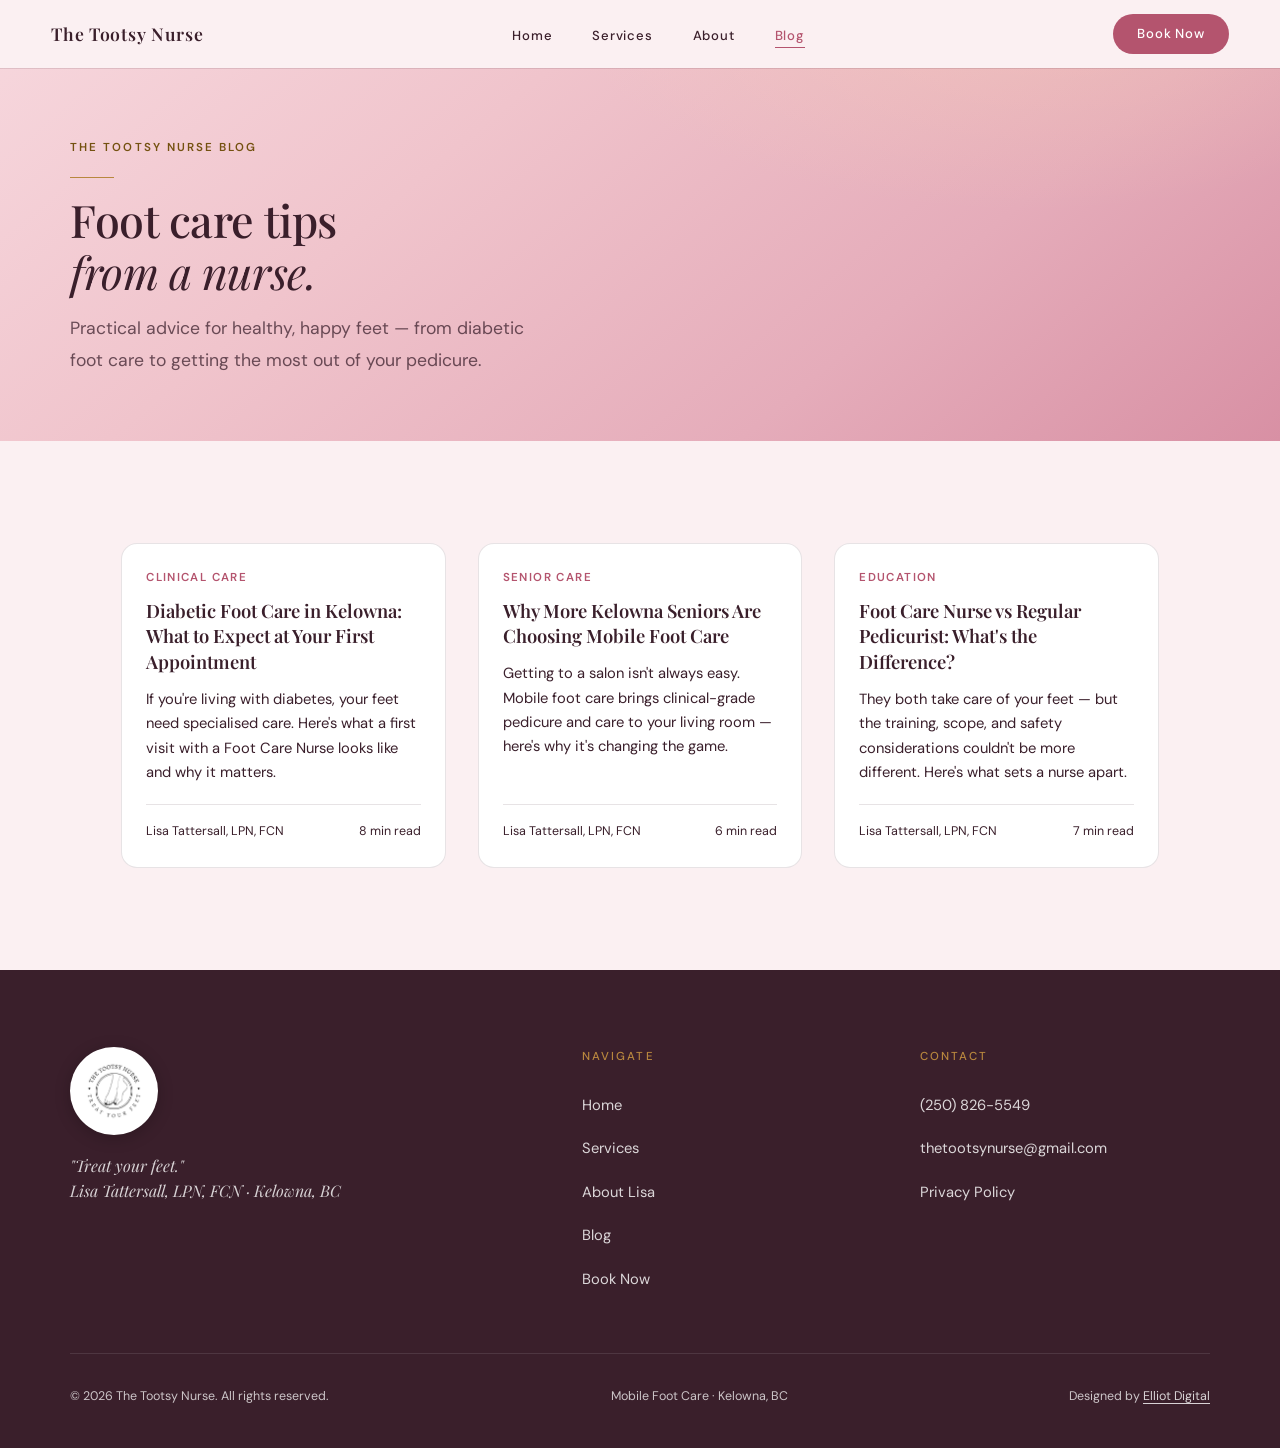
<file: blog.html>
<!DOCTYPE html>
<html lang="en">
<head>
  <meta charset="UTF-8" />
  <meta name="viewport" content="width=device-width, initial-scale=1.0" />
  <title>Foot Care Blog — The Tootsy Nurse | Kelowna BC</title>
  <meta name="description" content="Expert foot care tips from Lisa Tattersall, LPN, FCN. Diabetic foot care, mobile pedicure advice, senior foot health — Kelowna, BC." />
  <meta name="keywords" content="foot care tips Kelowna, diabetic foot care advice, senior foot health BC, pedicure tips, foot care nurse blog" />
  <link rel="canonical" href="https://thetootsynurse.com/blog.html" />
  <meta name="robots" content="index, follow" />
  <meta name="geo.region" content="CA-BC" />
  <meta name="geo.placename" content="Kelowna" />
  <meta property="og:type" content="website" />
  <meta property="og:site_name" content="The Tootsy Nurse" />
  <meta property="og:url" content="https://thetootsynurse.com/blog.html" />
  <meta property="og:title" content="Foot Care Blog — The Tootsy Nurse" />
  <meta property="og:description" content="Expert foot care tips from Lisa Tattersall, LPN, FCN." />
  <meta property="og:image" content="https://thetootsynurse.com/logo-png.png?v=2" />
  <meta name="twitter:card" content="summary_large_image" />
  <meta name="twitter:title" content="Foot Care Blog — The Tootsy Nurse" />
  <meta name="twitter:description" content="Expert foot care tips from Lisa Tattersall, LPN, FCN." />
  <meta name="twitter:image" content="https://thetootsynurse.com/logo-png.png?v=2" />
  <link rel="icon" href="favicon.svg" type="image/svg+xml" />
  <link rel="icon" type="image/png" sizes="32x32" href="favicon-32x32.png" />
  <link rel="icon" type="image/png" sizes="16x16" href="favicon-16x16.png" />
  <link rel="apple-touch-icon" href="apple-touch-icon.png" />
  <link rel="manifest" href="site.webmanifest" />
  <meta name="theme-color" content="#3A1F2B" />
  <link rel="preconnect" href="https://fonts.googleapis.com" />
  <link rel="preconnect" href="https://fonts.gstatic.com" crossorigin />
  <link rel="stylesheet" href="https://fonts.googleapis.com/css2?family=Playfair+Display:ital,wght@0,400;0,500;0,600;0,700;1,400;1,500;1,600&amp;family=DM+Sans:wght@300;400;500&amp;display=swap" media="print" onload="this.media='all'" />
  <noscript><link rel="stylesheet" href="https://fonts.googleapis.com/css2?family=Playfair+Display:ital,wght@0,400;0,500;0,600;0,700;1,400;1,500;1,600&amp;family=DM+Sans:wght@300;400;500&amp;display=swap" /></noscript>
  <link rel="stylesheet" href="style.css?v=6" />
</head>
<body>

<a class="skip-link" href="#main">Skip to content</a>

<nav class="nav nav--solid">
  <a href="index.html" class="nav-logo">The Tootsy Nurse</a>
  <ul class="nav-links">
    <li><a href="index.html">Home</a></li>
    <li><a href="services.html">Services</a></li>
    <li><a href="about.html">About</a></li>
    <li><a href="blog.html" class="active">Blog</a></li>
  </ul>
  <a href="contact.html" class="nav-book">Book Now</a>
  <button class="hamburger" aria-label="Menu" onclick="toggleMenu()">
    <span></span><span></span><span></span>
  </button>
</nav>
<ul class="mobile-menu" id="mobileMenu">
  <li><a href="index.html" onclick="toggleMenu()">Home</a></li>
  <li><a href="services.html" onclick="toggleMenu()">Services</a></li>
  <li><a href="about.html" onclick="toggleMenu()">About</a></li>
  <li><a href="blog.html" onclick="toggleMenu()">Blog</a></li>
  <li><a href="contact.html" onclick="toggleMenu()">Book Now</a></li>
</ul>

<div id="main" role="main" class="hero-sm">
  <div class="hero-sm-inner hero-enter">
    <span class="t-label">The Tootsy Nurse Blog</span>
    <span class="rule" style="margin:1rem 0;"></span>
    <h1 class="t-h2" style="color:var(--plum); max-width:520px;">Foot care tips<br><em>from a nurse.</em></h1>
    <p class="t-body-lg" style="margin-top:1rem; max-width:480px;">Practical advice for healthy, happy feet — from diabetic foot care to getting the most out of your pedicure.</p>
  </div>
</div>

<section style="background:var(--bg);">
  <div class="wrap section-pad">
    <div class="blog-grid reveal-group">

      <a href="blog-diabetic-foot-care.html" class="blog-card">
        <div class="blog-card-body">
          <div class="blog-tag">Clinical Care</div>
          <div class="blog-card-title">Diabetic Foot Care in Kelowna: What to Expect at Your First Appointment</div>
          <p class="blog-card-excerpt">If you're living with diabetes, your feet need specialised care. Here's what a first visit with a Foot Care Nurse looks like and why it matters.</p>
          <div class="blog-card-meta"><span>Lisa Tattersall, LPN, FCN</span><span>8 min read</span></div>
        </div>
      </a>

      <a href="blog-mobile-pedicure-seniors.html" class="blog-card">
        <div class="blog-card-body">
          <div class="blog-tag">Senior Care</div>
          <div class="blog-card-title">Why More Kelowna Seniors Are Choosing Mobile Foot Care</div>
          <p class="blog-card-excerpt">Getting to a salon isn't always easy. Mobile foot care brings clinical-grade pedicure and care to your living room — here's why it's changing the game.</p>
          <div class="blog-card-meta"><span>Lisa Tattersall, LPN, FCN</span><span>6 min read</span></div>
        </div>
      </a>

      <a href="blog-foot-care-nurse-vs-pedicurist.html" class="blog-card">
        <div class="blog-card-body">
          <div class="blog-tag">Education</div>
          <div class="blog-card-title">Foot Care Nurse vs Regular Pedicurist: What's the Difference?</div>
          <p class="blog-card-excerpt">They both take care of your feet — but the training, scope, and safety considerations couldn't be more different. Here's what sets a nurse apart.</p>
          <div class="blog-card-meta"><span>Lisa Tattersall, LPN, FCN</span><span>7 min read</span></div>
        </div>
      </a>

    </div>
  </div>
</section>

<footer class="footer">
  <div class="footer-grid">
    <div class="footer-logo">
      <img src="logo-png.png?v=2" alt="The Tootsy Nurse" />
      <p class="footer-tagline">"Treat your feet."<br>Lisa Tattersall, LPN, FCN · Kelowna, BC</p>
    </div>
    <div class="footer-col">
      <div class="footer-col-title">Navigate</div>
      <ul>
        <li><a href="index.html">Home</a></li>
        <li><a href="services.html">Services</a></li>
        <li><a href="about.html">About Lisa</a></li>
        <li><a href="blog.html">Blog</a></li>
        <li><a href="contact.html">Book Now</a></li>
      </ul>
    </div>
    <div class="footer-col">
      <div class="footer-col-title">Contact</div>
      <ul>
        <li><a href="tel:2508265549">(250) 826-5549</a></li>
        <li><a href="mailto:thetootsynurse@gmail.com">thetootsynurse@gmail.com</a></li>
        <li><a href="privacy.html">Privacy Policy</a></li>
      </ul>
    </div>
  </div>
  <div class="footer-bottom">
    <span>© <span id="yr"></span> The Tootsy Nurse. All rights reserved.</span>
    <span>Mobile Foot Care · Kelowna, BC</span>
    <span>Designed by <a href="https://bryceelliot.com" target="_blank" rel="noopener" style="color:rgba(255,255,255,0.8); text-decoration:underline; text-underline-offset:3px;">Elliot Digital</a></span>
  </div>
</footer>

<script src="app.js?v=2" defer></script>
<script>function toggleMenu(){document.getElementById('mobileMenu').classList.toggle('open');}</script>
</body>
</html>
</file>
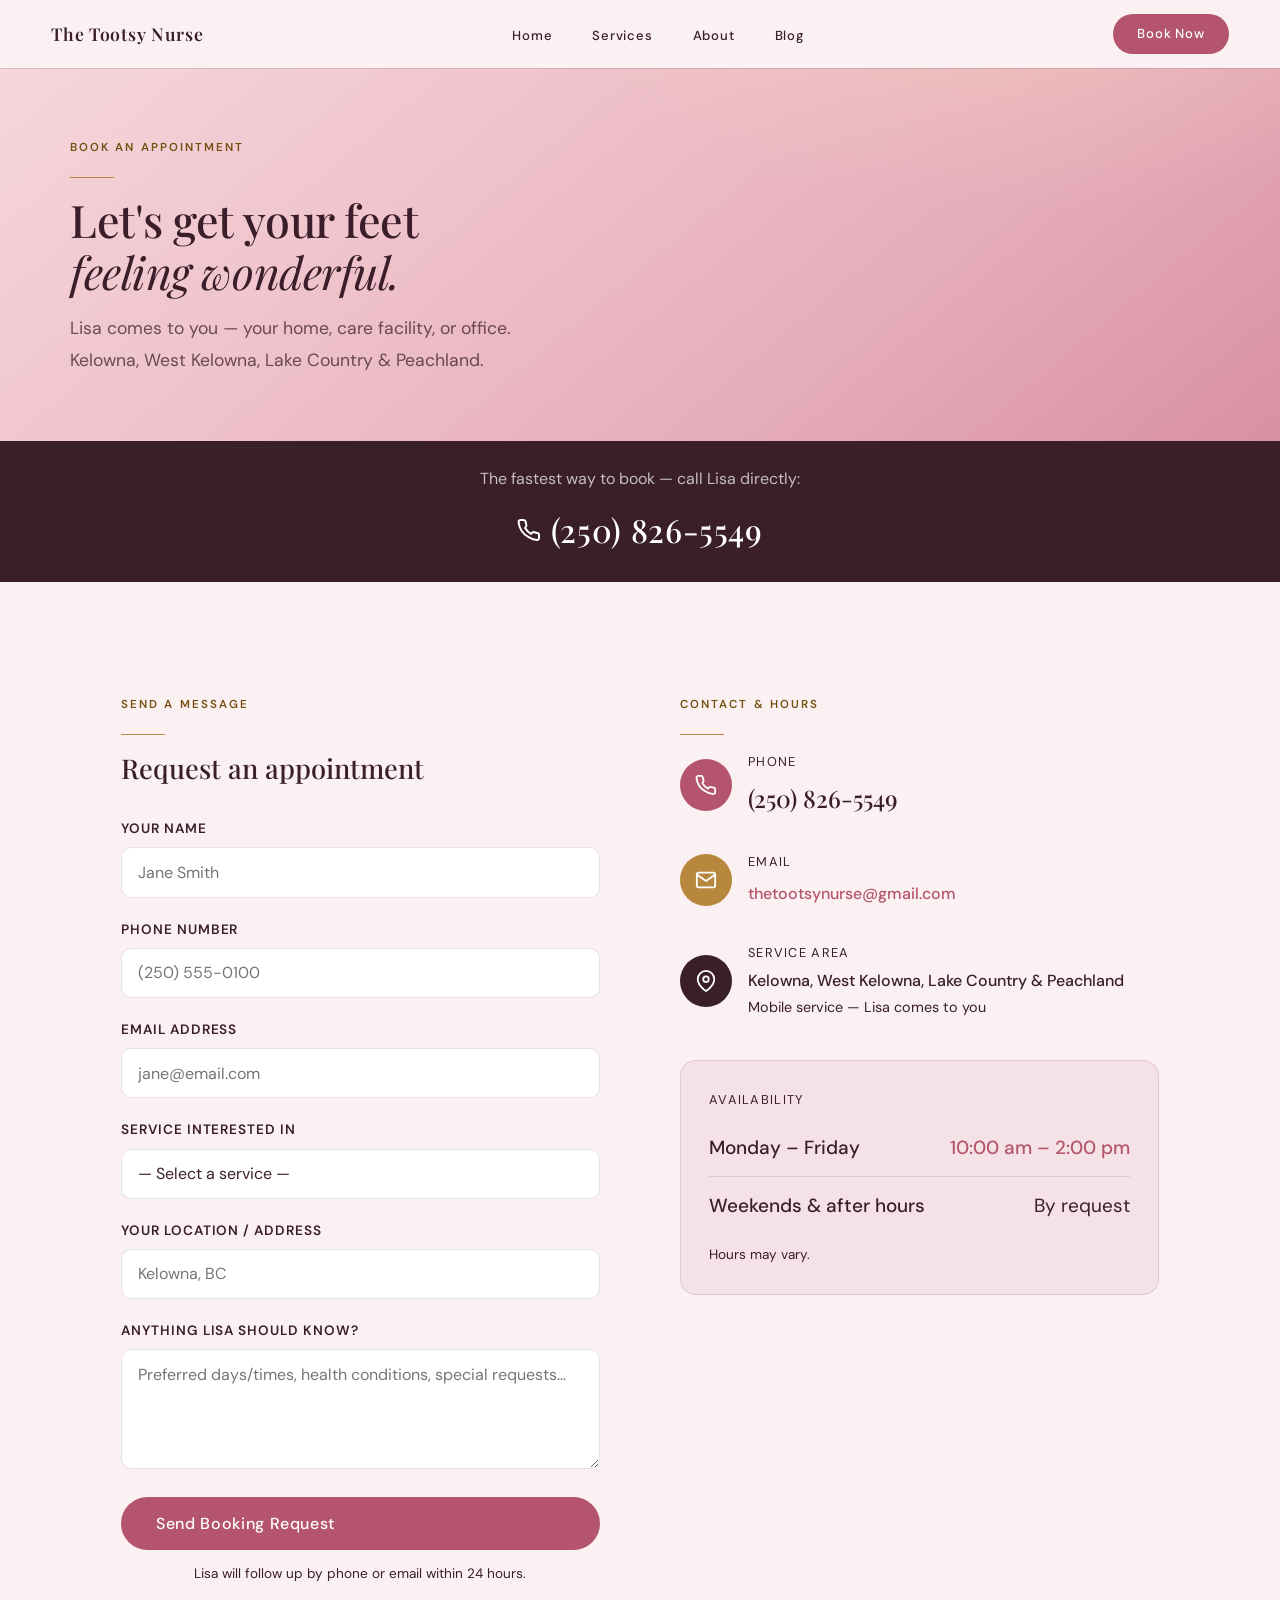
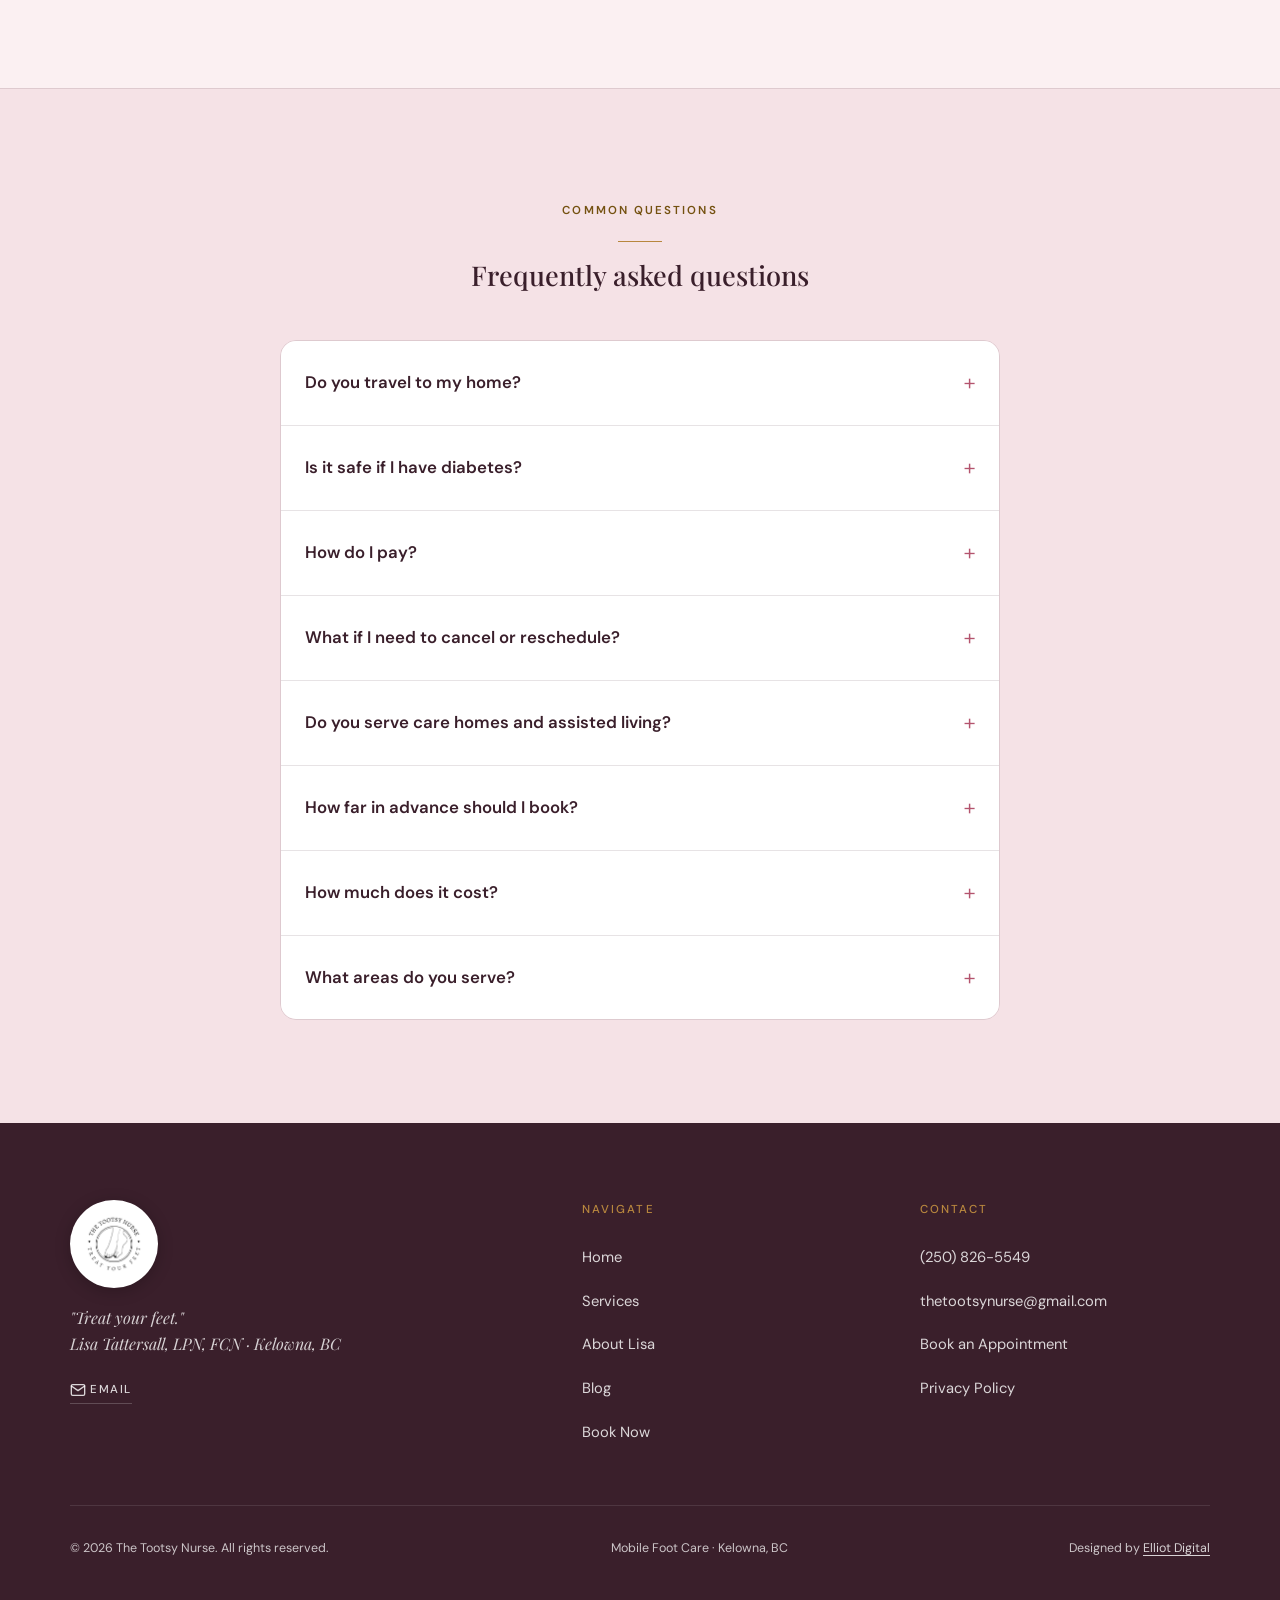
<file: contact.html>
<!DOCTYPE html>
<html lang="en">
<head>
  <meta charset="UTF-8" />
  <meta name="viewport" content="width=device-width, initial-scale=1.0" />
  <title>Book a Foot Care Appointment — The Tootsy Nurse | Kelowna BC</title>
  <meta name="description" content="Book a mobile foot care appointment with Lisa Tattersall, LPN, FCN in Kelowna, BC. Call (250) 826-5549 or fill out the online form." />
  <meta name="keywords" content="book foot care Kelowna, foot care appointment Kelowna, mobile pedicure booking BC, contact Lisa Tattersall" />
  <meta name="robots" content="index, follow" />
  <link rel="canonical" href="https://thetootsynurse.com/contact.html" />
  <meta name="geo.region" content="CA-BC" />
  <meta name="geo.placename" content="Kelowna" />
  <meta property="og:type" content="website" />
  <meta property="og:site_name" content="The Tootsy Nurse" />
  <meta property="og:url" content="https://thetootsynurse.com/contact.html" />
  <meta property="og:title" content="Book an Appointment — The Tootsy Nurse" />
  <meta property="og:description" content="Book mobile foot care in Kelowna, BC. Call (250) 826-5549 or send a message online." />
  <meta property="og:image" content="https://thetootsynurse.com/logo-png.png?v=2" />
  <meta name="twitter:card" content="summary_large_image" />
  <meta name="twitter:title" content="Book an Appointment — The Tootsy Nurse" />
  <meta name="twitter:description" content="Book mobile foot care in Kelowna, BC. Call (250) 826-5549 or send a message." />
  <meta name="twitter:image" content="https://thetootsynurse.com/logo-png.png?v=2" />
  <script type="application/ld+json">
  {"@context":"https://schema.org","@type":"FAQPage","mainEntity":[
  {"@type":"Question","name":"Do you travel to my home?","acceptedAnswer":{"@type":"Answer","text":"Yes — that's the whole idea. Lisa brings everything needed right to your door: a portable basin, sterilized tools, premium products, and her nursing expertise. No driving, no waiting rooms."}},
  {"@type":"Question","name":"How much does mobile foot care cost in Kelowna?","acceptedAnswer":{"@type":"Answer","text":"Mobile Foot Care is $65 and a Home Spa Pedicure is $85. Prices are starting rates and a travel fee may apply outside the local service area."}},
  {"@type":"Question","name":"What areas do you serve?","acceptedAnswer":{"@type":"Answer","text":"The Tootsy Nurse provides mobile foot care in Kelowna, West Kelowna, Lake Country, Peachland and surrounding areas. Lisa comes to your home, care facility, or office."}},
  {"@type":"Question","name":"Is it safe if I have diabetes?","acceptedAnswer":{"@type":"Answer","text":"Absolutely. Lisa is specifically trained in diabetic foot care. She performs a full skin and circulation assessment, trims nails safely to prevent ingrown nails, and manages calluses with nurse-grade care. Many of her regular clients are diabetic."}},
  {"@type":"Question","name":"How do I pay?","acceptedAnswer":{"@type":"Answer","text":"Cash or e-transfer are accepted. Payment is made at the time of your appointment."}},
  {"@type":"Question","name":"What if I need to cancel or reschedule?","acceptedAnswer":{"@type":"Answer","text":"Life happens — just give Lisa a call or text at least 24 hours in advance and she'll be happy to reschedule. Late cancellations may be subject to a fee."}},
  {"@type":"Question","name":"Do you serve care homes and assisted living?","acceptedAnswer":{"@type":"Answer","text":"Yes. Lisa regularly visits care facilities throughout the Kelowna area. Group bookings for facilities are welcome — contact Lisa directly to arrange."}},
  {"@type":"Question","name":"How far in advance should I book?","acceptedAnswer":{"@type":"Answer","text":"Calling a week or two ahead is usually enough."}}
  ]}
  </script>
  <script type="application/ld+json">
  {"@context":"https://schema.org","@type":"BreadcrumbList","itemListElement":[
  {"@type":"ListItem","position":1,"name":"Home","item":"https://thetootsynurse.com/"},
  {"@type":"ListItem","position":2,"name":"Book","item":"https://thetootsynurse.com/contact.html"}
  ]}
  </script>
  <link rel="icon" href="favicon.svg" type="image/svg+xml" />
  <link rel="icon" type="image/png" sizes="32x32" href="favicon-32x32.png" />
  <link rel="icon" type="image/png" sizes="16x16" href="favicon-16x16.png" />
  <link rel="apple-touch-icon" href="apple-touch-icon.png" />
  <link rel="manifest" href="site.webmanifest" />
  <meta name="theme-color" content="#3A1F2B" />
  <link rel="preconnect" href="https://fonts.googleapis.com" />
  <link rel="preconnect" href="https://fonts.gstatic.com" crossorigin />
  <link rel="stylesheet" href="https://fonts.googleapis.com/css2?family=Playfair+Display:ital,wght@0,400;0,500;0,600;0,700;1,400;1,500;1,600&amp;family=DM+Sans:wght@300;400;500&amp;display=swap" media="print" onload="this.media='all'" />
  <noscript><link rel="stylesheet" href="https://fonts.googleapis.com/css2?family=Playfair+Display:ital,wght@0,400;0,500;0,600;0,700;1,400;1,500;1,600&amp;family=DM+Sans:wght@300;400;500&amp;display=swap" /></noscript>
  <link rel="stylesheet" href="style.css?v=6" />
  <!-- Google Analytics 4 — replace GA_MEASUREMENT_ID -->
  <!-- <script async src="https://www.googletagmanager.com/gtag/js?id=GA_MEASUREMENT_ID"></script>
  <script>window.dataLayer=window.dataLayer||[];function gtag(){dataLayer.push(arguments)}gtag('js',new Date());gtag('config','GA_MEASUREMENT_ID');</script> -->
</head>
<body>

<a class="skip-link" href="#main">Skip to content</a>

<!-- NAV -->
<nav class="nav nav--solid" id="nav">
  <a href="index.html" class="nav-logo">The Tootsy Nurse</a>
  <ul class="nav-links">
    <li><a href="index.html">Home</a></li>
    <li><a href="services.html">Services</a></li>
    <li><a href="about.html">About</a></li>
    <li><a href="blog.html">Blog</a></li>
  </ul>
  <a href="contact.html" class="nav-book active">Book Now</a>
  <button class="hamburger" aria-label="Menu" onclick="toggleMenu()">
    <span></span><span></span><span></span>
  </button>
</nav>
<ul class="mobile-menu" id="mobileMenu">
  <li><a href="index.html" onclick="toggleMenu()">Home</a></li>
  <li><a href="services.html" onclick="toggleMenu()">Services</a></li>
  <li><a href="about.html" onclick="toggleMenu()">About</a></li>
  <li><a href="blog.html" onclick="toggleMenu()">Blog</a></li>
  <li><a href="contact.html" onclick="toggleMenu()">Book Now</a></li>
</ul>

<!-- HERO BANNER -->
<div id="main" role="main" class="hero-sm">
  <div class="hero-sm-inner hero-enter">
    <span class="t-label">Book an Appointment</span>
    <span class="rule" style="margin:1rem 0;"></span>
    <h1 class="t-h2" style="color:var(--plum); max-width:520px;">
      Let's get your feet<br><em>feeling wonderful.</em>
    </h1>
    <p class="t-body-lg" style="margin-top:1rem; max-width:480px;">Lisa comes to you — your home, care facility, or office. Kelowna, West Kelowna, Lake Country & Peachland.</p>
  </div>
</div>

<!-- PHONE CTA -->
<div style="background:var(--plum); padding:1.5rem clamp(1.5rem,4vw,4rem); text-align:center;">
  <p style="color:rgba(255,255,255,0.7); font-size:1rem; margin-bottom:0.6rem;">The fastest way to book — call Lisa directly:</p>
  <a href="tel:2508265549" style="display:inline-flex; align-items:center; gap:0.6rem; font-family:'Playfair Display',serif; font-size:2rem; font-weight:500; color:white; letter-spacing:0.02em;">
    <svg width="24" height="24" viewBox="0 0 24 24" fill="none" stroke="currentColor" stroke-width="2" stroke-linecap="round" stroke-linejoin="round"><path d="M22 16.92v3a2 2 0 0 1-2.18 2 19.79 19.79 0 0 1-8.63-3.07A19.5 19.5 0 0 1 4.69 13a19.79 19.79 0 0 1-3.07-8.67A2 2 0 0 1 3.6 2h3a2 2 0 0 1 2 1.72c.127.96.361 1.903.7 2.81a2 2 0 0 1-.45 2.11L8.09 9.91a16 16 0 0 0 6 6l1.27-1.27a2 2 0 0 1 2.11-.45c.907.339 1.85.573 2.81.7A2 2 0 0 1 22 16.92z"/></svg>
    (250) 826-5549
  </a>
</div>

<!-- MAIN: form + info -->
<section style="background:var(--bg);">
  <div class="wrap section-pad">
    <div style="display:grid; grid-template-columns:1fr 1fr; gap:5rem; align-items:start;">

      <!-- BOOKING FORM -->
      <div class="reveal-left">
        <span class="t-label">Send a Message</span>
        <span class="rule" style="margin:1rem 0;"></span>
        <h2 class="t-h3" style="margin-bottom:2rem;">Request an appointment</h2>

        <form action="https://formspree.io/f/mlgkgnbg" method="POST"
              style="display:flex; flex-direction:column; gap:1.25rem;">
          <div class="form-group">
            <label class="form-label" for="name">Your Name</label>
            <input class="form-input" type="text" id="name" name="name" placeholder="Jane Smith" required />
          </div>
          <div class="form-group">
            <label class="form-label" for="phone">Phone Number</label>
            <input class="form-input" type="tel" id="phone" name="phone" placeholder="(250) 555-0100" required />
          </div>
          <div class="form-group">
            <label class="form-label" for="email">Email Address</label>
            <input class="form-input" type="email" id="email" name="email" placeholder="jane@email.com" />
          </div>
          <div class="form-group">
            <label class="form-label" for="service">Service Interested In</label>
            <select class="form-input" id="service" name="service">
              <option value="">— Select a service —</option>
              <option>Mobile Foot Care ($65)</option>
              <option>Home Spa Pedicure ($85)</option>
              <option>Not sure — help me choose</option>
            </select>
          </div>
          <div class="form-group">
            <label class="form-label" for="location">Your Location / Address</label>
            <input class="form-input" type="text" id="location" name="location" placeholder="Kelowna, BC" />
          </div>
          <div class="form-group">
            <label class="form-label" for="message">Anything Lisa should know?</label>
            <textarea class="form-input form-textarea" id="message" name="message" placeholder="Preferred days/times, health conditions, special requests…"></textarea>
          </div>
          <button type="submit" class="btn btn-rose" style="width:100%; margin-top:0.5rem;">
            Send Booking Request
          </button>
          <p style="font-size:0.85rem; color:var(--muted); text-align:center; margin-top:-0.5rem;">
            Lisa will follow up by phone or email within 24 hours.
          </p>
        </form>
      </div>

      <!-- CONTACT INFO -->
      <div class="reveal-right" style="position:sticky; top:7rem;">
        <span class="t-label">Contact &amp; Hours</span>
        <span class="rule" style="margin:1rem 0;"></span>

        <div style="display:flex; align-items:center; gap:1rem; margin-bottom:2rem;">
          <div style="width:52px; height:52px; border-radius:50%; background:var(--rose); display:flex; align-items:center; justify-content:center; flex-shrink:0;">
            <svg width="22" height="22" viewBox="0 0 24 24" fill="none" stroke="white" stroke-width="2" stroke-linecap="round" stroke-linejoin="round"><path d="M22 16.92v3a2 2 0 0 1-2.18 2 19.79 19.79 0 0 1-8.63-3.07A19.5 19.5 0 0 1 4.69 13a19.79 19.79 0 0 1-3.07-8.67A2 2 0 0 1 3.6 2h3a2 2 0 0 1 2 1.72c.127.96.361 1.903.7 2.81a2 2 0 0 1-.45 2.11L8.09 9.91a16 16 0 0 0 6 6l1.27-1.27a2 2 0 0 1 2.11-.45c.907.339 1.85.573 2.81.7A2 2 0 0 1 22 16.92z"/></svg>
          </div>
          <div>
            <div style="font-size:0.8rem; text-transform:uppercase; letter-spacing:0.1em; color:var(--muted); margin-bottom:0.2rem;">Phone</div>
            <a href="tel:2508265549" style="font-family:'Playfair Display',serif; font-size:1.5rem; color:var(--plum); font-weight:500;">(250) 826-5549</a>
          </div>
        </div>

        <div style="display:flex; align-items:center; gap:1rem; margin-bottom:2rem;">
          <div style="width:52px; height:52px; border-radius:50%; background:var(--gold); display:flex; align-items:center; justify-content:center; flex-shrink:0;">
            <svg width="22" height="22" viewBox="0 0 24 24" fill="none" stroke="white" stroke-width="2" stroke-linecap="round" stroke-linejoin="round"><path d="M4 4h16c1.1 0 2 .9 2 2v12c0 1.1-.9 2-2 2H4c-1.1 0-2-.9-2-2V6c0-1.1.9-2 2-2z"/><polyline points="22,6 12,13 2,6"/></svg>
          </div>
          <div>
            <div style="font-size:0.8rem; text-transform:uppercase; letter-spacing:0.1em; color:var(--muted); margin-bottom:0.2rem;">Email</div>
            <a href="mailto:thetootsynurse@gmail.com" style="font-size:1rem; color:var(--rose); font-weight:500; word-break:break-word;">thetootsynurse@gmail.com</a>
          </div>
        </div>

        <div style="display:flex; align-items:center; gap:1rem; margin-bottom:2.5rem;">
          <div style="width:52px; height:52px; border-radius:50%; background:var(--plum); display:flex; align-items:center; justify-content:center; flex-shrink:0;">
            <svg width="22" height="22" viewBox="0 0 24 24" fill="none" stroke="white" stroke-width="2" stroke-linecap="round" stroke-linejoin="round"><path d="M21 10c0 7-9 13-9 13s-9-6-9-13a9 9 0 0 1 18 0z"/><circle cx="12" cy="10" r="3"/></svg>
          </div>
          <div>
            <div style="font-size:0.8rem; text-transform:uppercase; letter-spacing:0.1em; color:var(--muted); margin-bottom:0.2rem;">Service Area</div>
            <div style="font-size:1rem; color:var(--text); font-weight:500;">Kelowna, West Kelowna, Lake Country &amp; Peachland</div>
            <div style="font-size:0.9rem; color:var(--muted);">Mobile service — Lisa comes to you</div>
          </div>
        </div>

        <div style="background:var(--bg-soft); border-radius:16px; padding:1.75rem; border:1px solid var(--line);">
          <div style="font-size:0.8rem; text-transform:uppercase; letter-spacing:0.1em; color:var(--muted); margin-bottom:1.2rem;">Availability</div>
          <div style="display:flex; flex-direction:column; gap:0.75rem;">
            <div style="display:flex; justify-content:space-between; align-items:center;">
              <span style="font-weight:500;">Monday – Friday</span>
              <span style="color:var(--rose); font-weight:500;">10:00 am – 2:00 pm</span>
            </div>
            <div style="height:1px; background:var(--line);"></div>
            <div style="display:flex; justify-content:space-between; align-items:center;">
              <span style="font-weight:500;">Weekends &amp; after hours</span>
              <span style="color:var(--muted);">By request</span>
            </div>
          </div>
          <p style="font-size:0.85rem; color:var(--muted); margin-top:1.25rem; margin-bottom:0;">Hours may vary.</p>
        </div>
      </div>

    </div>
  </div>
</section>

<!-- FAQ -->
<section class="bg-soft" style="border-top:1px solid var(--line);">
  <div class="wrap section-pad">
    <div style="text-align:center; margin-bottom:3rem;">
      <span class="t-label">Common Questions</span>
      <span class="rule rule-center" style="margin:1rem auto;"></span>
      <h2 class="t-h3">Frequently asked questions</h2>
    </div>
    <div style="max-width:720px; margin:0 auto; border:1px solid var(--line); border-radius:16px; overflow:hidden;">
      <details class="faq-item">
        <summary class="faq-q">Do you travel to my home?</summary>
        <p class="faq-a">Yes — that's the whole idea. Lisa brings everything needed right to your door: a portable basin, sterilized tools, premium products, and her nursing expertise. No driving, no waiting rooms.</p>
      </details>
      <details class="faq-item">
        <summary class="faq-q">Is it safe if I have diabetes?</summary>
        <p class="faq-a">Absolutely. Lisa is specifically trained in diabetic foot care. She performs a full skin and circulation assessment, trims nails safely to prevent ingrown nails, and manages calluses with nurse-grade care. Many of her regular clients are diabetic.</p>
      </details>
      <details class="faq-item">
        <summary class="faq-q">How do I pay?</summary>
        <p class="faq-a">Cash or e-transfer are accepted. Payment is made at the time of your appointment.</p>
      </details>
      <details class="faq-item">
        <summary class="faq-q">What if I need to cancel or reschedule?</summary>
        <p class="faq-a">Life happens — just give Lisa a call or text at least 24 hours in advance and she'll be happy to reschedule. Late cancellations may be subject to a fee.</p>
      </details>
      <details class="faq-item">
        <summary class="faq-q">Do you serve care homes and assisted living?</summary>
        <p class="faq-a">Yes. Lisa regularly visits care facilities throughout the Kelowna area. Group bookings for facilities are welcome — contact Lisa directly to arrange.</p>
      </details>
      <details class="faq-item">
        <summary class="faq-q">How far in advance should I book?</summary>
        <p class="faq-a">Calling a week or two ahead is usually enough.</p>
      </details>
      <details class="faq-item">
        <summary class="faq-q">How much does it cost?</summary>
        <p class="faq-a">Mobile Foot Care is $65 and a Home Spa Pedicure is $85. A travel fee may apply outside the local area.</p>
      </details>
      <details class="faq-item" style="border-bottom:none;">
        <summary class="faq-q">What areas do you serve?</summary>
        <p class="faq-a">The Tootsy Nurse serves Kelowna, West Kelowna, Lake Country, Peachland and surrounding areas. Lisa comes to you — your home, care facility, or office.</p>
      </details>
    </div>
  </div>
</section>

<!-- FOOTER -->
<footer class="footer">
  <div class="footer-grid">
    <div class="footer-logo">
      <img src="logo-png.png?v=2" alt="The Tootsy Nurse" />
      <p class="footer-tagline">"Treat your feet."<br>Lisa Tattersall, LPN, FCN · Kelowna, BC</p>
      <div class="footer-social">
        <a href="mailto:thetootsynurse@gmail.com">
          <svg width="16" height="16" viewBox="0 0 24 24" fill="none" stroke="currentColor" stroke-width="2" stroke-linecap="round" stroke-linejoin="round" style="display:inline-block;vertical-align:middle;margin-right:4px;"><path d="M4 4h16c1.1 0 2 .9 2 2v12c0 1.1-.9 2-2 2H4c-1.1 0-2-.9-2-2V6c0-1.1.9-2 2-2z"/><polyline points="22,6 12,13 2,6"/></svg>Email
        </a>
      </div>
    </div>
    <div class="footer-col">
      <div class="footer-col-title">Navigate</div>
      <ul>
        <li><a href="index.html">Home</a></li>
        <li><a href="services.html">Services</a></li>
        <li><a href="about.html">About Lisa</a></li>
        <li><a href="blog.html">Blog</a></li>
        <li><a href="contact.html">Book Now</a></li>
      </ul>
    </div>
    <div class="footer-col">
      <div class="footer-col-title">Contact</div>
      <ul>
        <li><a href="tel:2508265549">(250) 826-5549</a></li>
        <li><a href="mailto:thetootsynurse@gmail.com">thetootsynurse@gmail.com</a></li>
        <li><a href="contact.html">Book an Appointment</a></li>
        <li><a href="privacy.html">Privacy Policy</a></li>
      </ul>
    </div>
  </div>
  <div class="footer-bottom">
    <span>© <span id="yr"></span> The Tootsy Nurse. All rights reserved.</span>
    <span>Mobile Foot Care · Kelowna, BC</span>
    <span>Designed by <a href="https://bryceelliot.com" target="_blank" rel="noopener" style="color:rgba(255,255,255,0.8); text-decoration:underline; text-underline-offset:3px;">Elliot Digital</a></span>
  </div>
</footer>

<div class="phone-bar">
  <a href="tel:2508265549">
    <svg width="20" height="20" viewBox="0 0 24 24" fill="none" stroke="currentColor" stroke-width="2" stroke-linecap="round" stroke-linejoin="round"><path d="M22 16.92v3a2 2 0 0 1-2.18 2 19.79 19.79 0 0 1-8.63-3.07A19.5 19.5 0 0 1 4.69 13a19.79 19.79 0 0 1-3.07-8.67A2 2 0 0 1 3.6 2h3a2 2 0 0 1 2 1.72c.127.96.361 1.903.7 2.81a2 2 0 0 1-.45 2.11L8.09 9.91a16 16 0 0 0 6 6l1.27-1.27a2 2 0 0 1 2.11-.45c.907.339 1.85.573 2.81.7A2 2 0 0 1 22 16.92z"/></svg>
    Call Lisa: (250) 826-5549
  </a>
</div>

<script src="app.js?v=2" defer></script>
<script>
  function toggleMenu() {
    document.getElementById('mobileMenu').classList.toggle('open');
  }
</script>
</body>
</html>
</file>
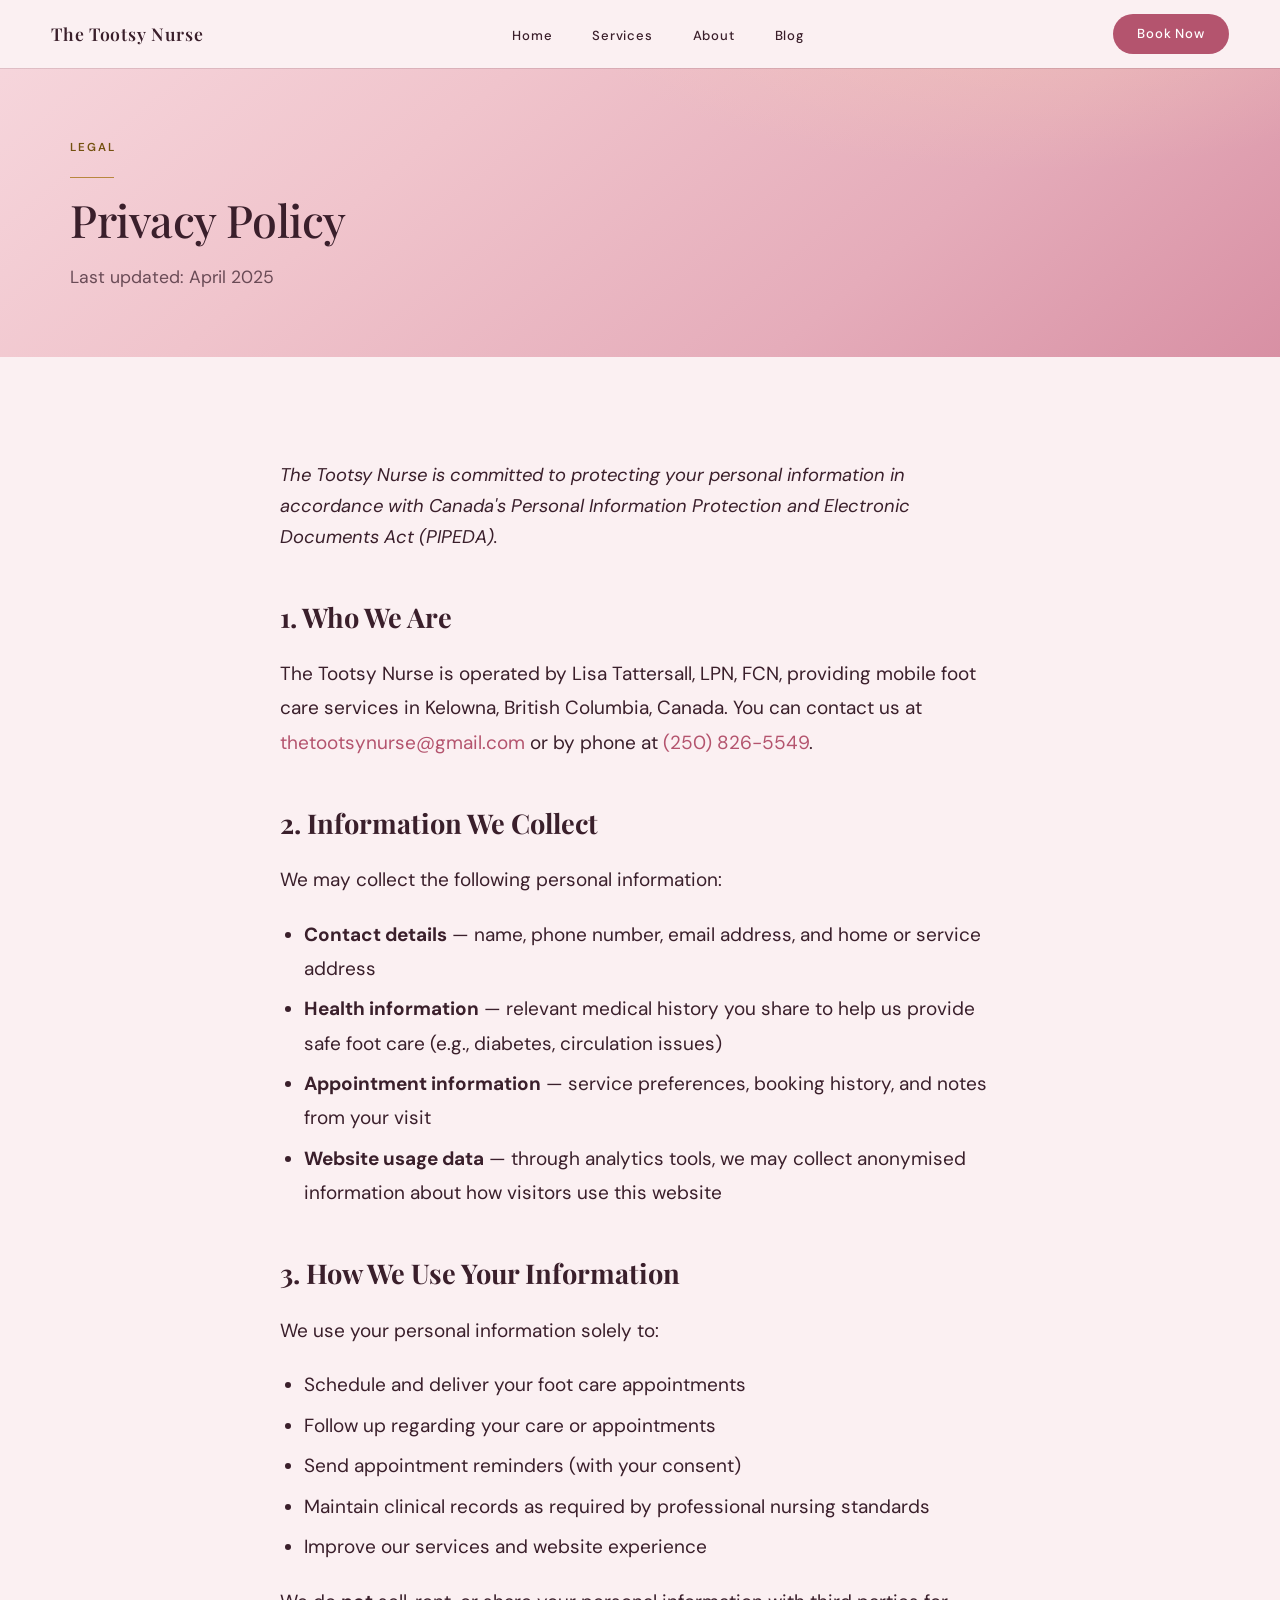
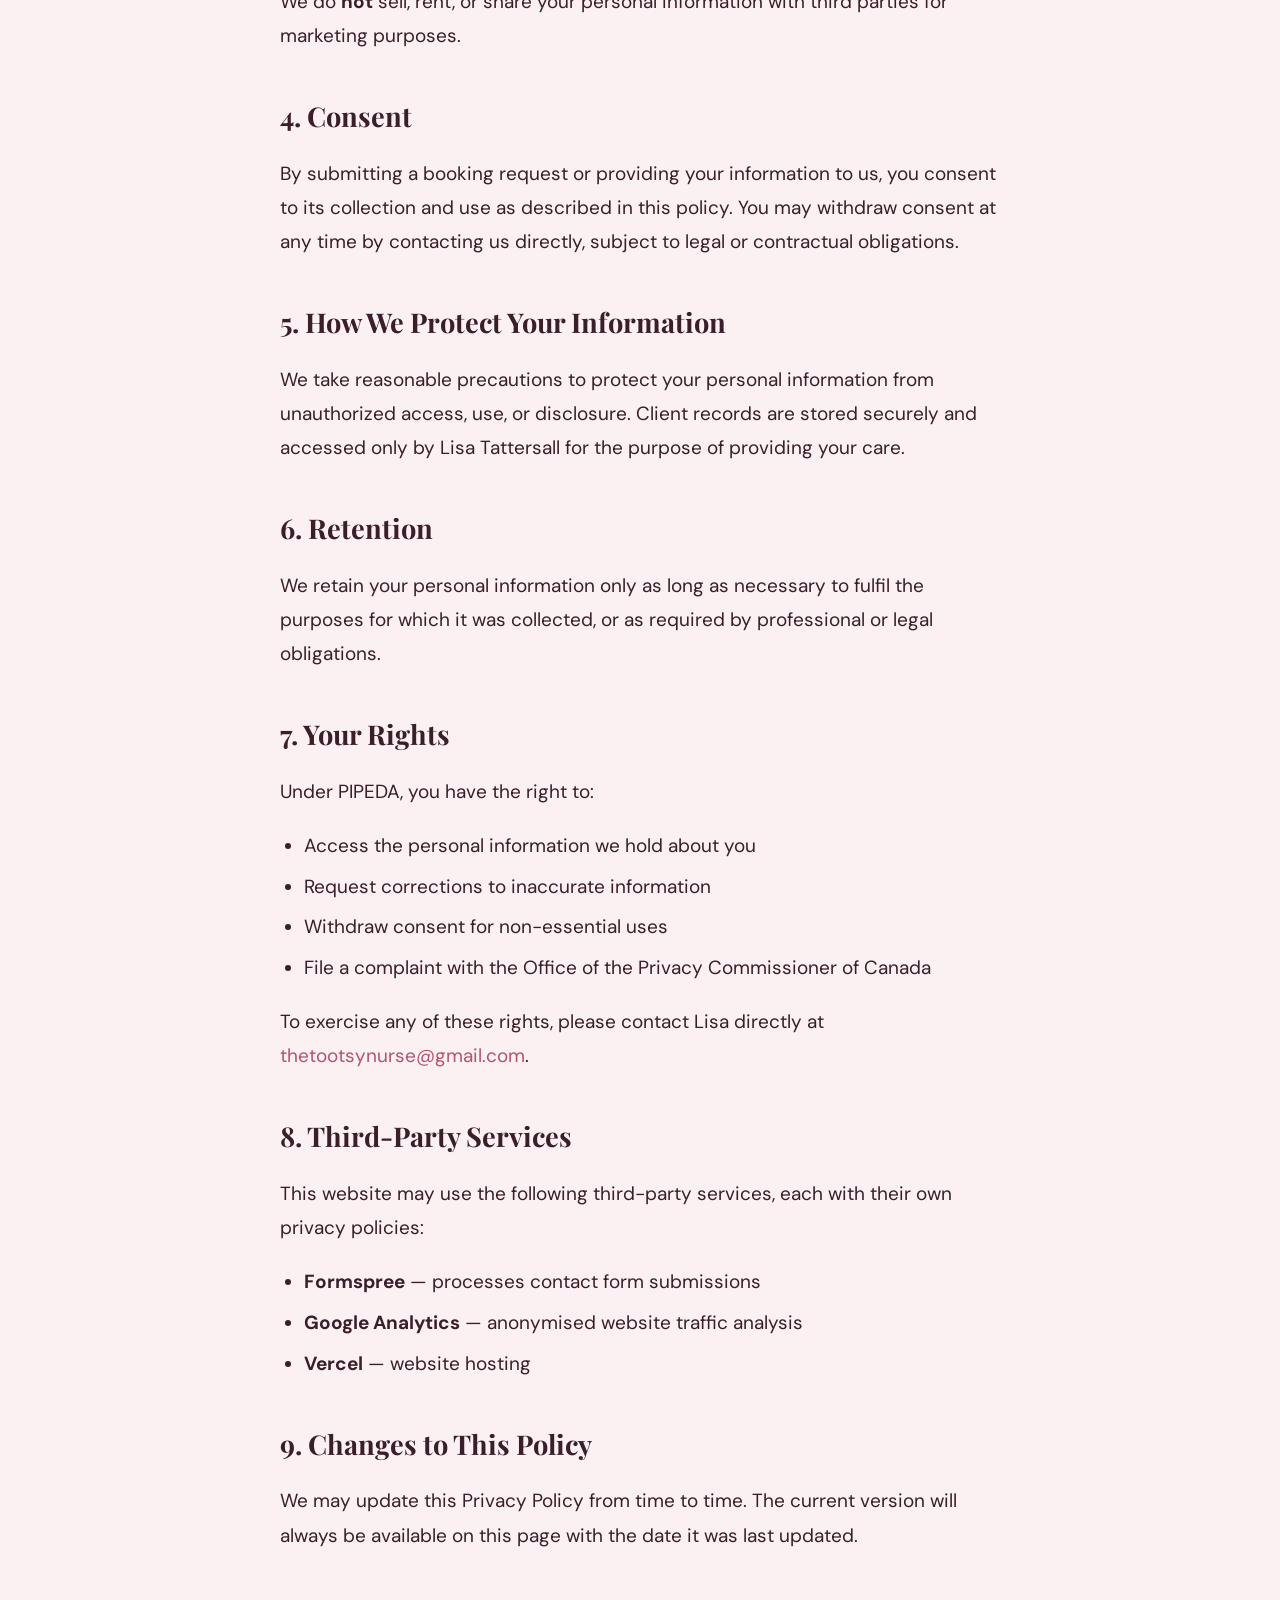
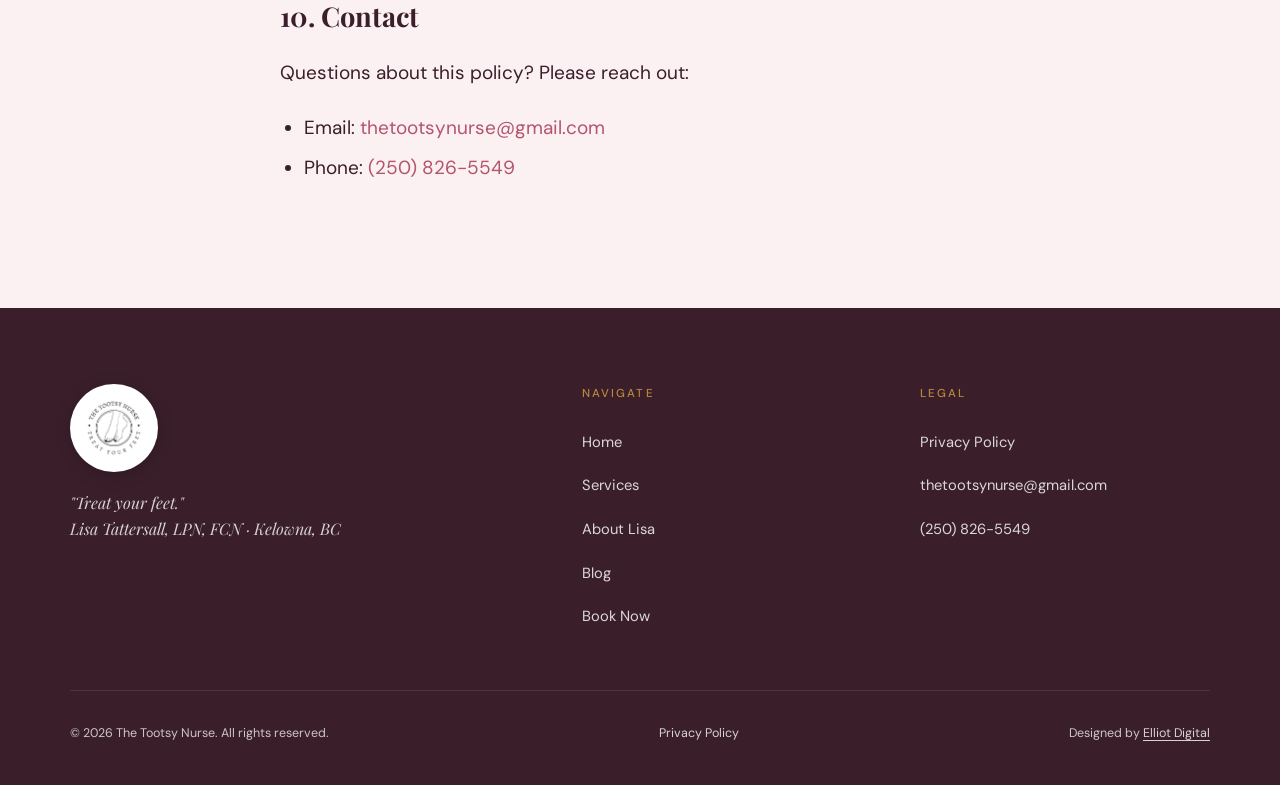
<file: privacy.html>
<!DOCTYPE html>
<html lang="en">
<head>
  <meta charset="UTF-8" />
  <meta name="viewport" content="width=device-width, initial-scale=1.0" />
  <title>Privacy Policy — The Tootsy Nurse</title>
  <meta name="description" content="Privacy Policy for The Tootsy Nurse — how we collect, use, and protect your personal information." />
  <meta name="robots" content="noindex" />
  <link rel="icon" href="favicon.svg" type="image/svg+xml" />
  <link rel="icon" type="image/png" sizes="32x32" href="favicon-32x32.png" />
  <link rel="icon" type="image/png" sizes="16x16" href="favicon-16x16.png" />
  <link rel="apple-touch-icon" href="apple-touch-icon.png" />
  <link rel="manifest" href="site.webmanifest" />
  <meta name="theme-color" content="#3A1F2B" />
  <link rel="preconnect" href="https://fonts.googleapis.com" />
  <link rel="preconnect" href="https://fonts.gstatic.com" crossorigin />
  <link rel="stylesheet" href="https://fonts.googleapis.com/css2?family=Playfair+Display:ital,wght@0,400;0,500;0,600;0,700;1,400;1,500;1,600&amp;family=DM+Sans:wght@300;400;500&amp;display=swap" media="print" onload="this.media='all'" />
  <noscript><link rel="stylesheet" href="https://fonts.googleapis.com/css2?family=Playfair+Display:ital,wght@0,400;0,500;0,600;0,700;1,400;1,500;1,600&amp;family=DM+Sans:wght@300;400;500&amp;display=swap" /></noscript>
  <link rel="stylesheet" href="style.css?v=6" />
</head>
<body>

<a class="skip-link" href="#main">Skip to content</a>

<nav class="nav nav--solid">
  <a href="index.html" class="nav-logo">The Tootsy Nurse</a>
  <ul class="nav-links">
    <li><a href="index.html">Home</a></li>
    <li><a href="services.html">Services</a></li>
    <li><a href="about.html">About</a></li>
    <li><a href="blog.html">Blog</a></li>
  </ul>
  <a href="contact.html" class="nav-book">Book Now</a>
  <button class="hamburger" aria-label="Menu" onclick="toggleMenu()">
    <span></span><span></span><span></span>
  </button>
</nav>
<ul class="mobile-menu" id="mobileMenu">
  <li><a href="index.html" onclick="toggleMenu()">Home</a></li>
  <li><a href="services.html" onclick="toggleMenu()">Services</a></li>
  <li><a href="about.html" onclick="toggleMenu()">About</a></li>
  <li><a href="blog.html" onclick="toggleMenu()">Blog</a></li>
  <li><a href="contact.html" onclick="toggleMenu()">Book Now</a></li>
</ul>

<div id="main" role="main" class="hero-sm">
  <div class="hero-sm-inner hero-enter">
    <span class="t-label">Legal</span>
    <span class="rule" style="margin:1rem 0;"></span>
    <h1 class="t-h2" style="color:var(--plum);">Privacy Policy</h1>
    <p class="t-body-lg" style="margin-top:1rem;">Last updated: April 2025</p>
  </div>
</div>

<section style="background:var(--bg);">
  <div class="wrap section-pad">
    <div class="blog-article">

      <p class="lead">The Tootsy Nurse is committed to protecting your personal information in accordance with Canada's Personal Information Protection and Electronic Documents Act (PIPEDA).</p>

      <h2>1. Who We Are</h2>
      <p>The Tootsy Nurse is operated by Lisa Tattersall, LPN, FCN, providing mobile foot care services in Kelowna, British Columbia, Canada. You can contact us at <a href="mailto:thetootsynurse@gmail.com" style="color:var(--rose);">thetootsynurse@gmail.com</a> or by phone at <a href="tel:2508265549" style="color:var(--rose);">(250) 826-5549</a>.</p>

      <h2>2. Information We Collect</h2>
      <p>We may collect the following personal information:</p>
      <ul>
        <li><strong>Contact details</strong> — name, phone number, email address, and home or service address</li>
        <li><strong>Health information</strong> — relevant medical history you share to help us provide safe foot care (e.g., diabetes, circulation issues)</li>
        <li><strong>Appointment information</strong> — service preferences, booking history, and notes from your visit</li>
        <li><strong>Website usage data</strong> — through analytics tools, we may collect anonymised information about how visitors use this website</li>
      </ul>

      <h2>3. How We Use Your Information</h2>
      <p>We use your personal information solely to:</p>
      <ul>
        <li>Schedule and deliver your foot care appointments</li>
        <li>Follow up regarding your care or appointments</li>
        <li>Send appointment reminders (with your consent)</li>
        <li>Maintain clinical records as required by professional nursing standards</li>
        <li>Improve our services and website experience</li>
      </ul>
      <p>We do <strong>not</strong> sell, rent, or share your personal information with third parties for marketing purposes.</p>

      <h2>4. Consent</h2>
      <p>By submitting a booking request or providing your information to us, you consent to its collection and use as described in this policy. You may withdraw consent at any time by contacting us directly, subject to legal or contractual obligations.</p>

      <h2>5. How We Protect Your Information</h2>
      <p>We take reasonable precautions to protect your personal information from unauthorized access, use, or disclosure. Client records are stored securely and accessed only by Lisa Tattersall for the purpose of providing your care.</p>

      <h2>6. Retention</h2>
      <p>We retain your personal information only as long as necessary to fulfil the purposes for which it was collected, or as required by professional or legal obligations.</p>

      <h2>7. Your Rights</h2>
      <p>Under PIPEDA, you have the right to:</p>
      <ul>
        <li>Access the personal information we hold about you</li>
        <li>Request corrections to inaccurate information</li>
        <li>Withdraw consent for non-essential uses</li>
        <li>File a complaint with the Office of the Privacy Commissioner of Canada</li>
      </ul>
      <p>To exercise any of these rights, please contact Lisa directly at <a href="mailto:thetootsynurse@gmail.com" style="color:var(--rose);">thetootsynurse@gmail.com</a>.</p>

      <h2>8. Third-Party Services</h2>
      <p>This website may use the following third-party services, each with their own privacy policies:</p>
      <ul>
        <li><strong>Formspree</strong> — processes contact form submissions</li>
        <li><strong>Google Analytics</strong> — anonymised website traffic analysis</li>
        <li><strong>Vercel</strong> — website hosting</li>
      </ul>

      <h2>9. Changes to This Policy</h2>
      <p>We may update this Privacy Policy from time to time. The current version will always be available on this page with the date it was last updated.</p>

      <h2>10. Contact</h2>
      <p>Questions about this policy? Please reach out:</p>
      <ul>
        <li>Email: <a href="mailto:thetootsynurse@gmail.com" style="color:var(--rose);">thetootsynurse@gmail.com</a></li>
        <li>Phone: <a href="tel:2508265549" style="color:var(--rose);">(250) 826-5549</a></li>
      </ul>

    </div>
  </div>
</section>

<footer class="footer">
  <div class="footer-grid">
    <div class="footer-logo">
      <img src="logo-png.png?v=2" alt="The Tootsy Nurse" />
      <p class="footer-tagline">"Treat your feet."<br>Lisa Tattersall, LPN, FCN · Kelowna, BC</p>
    </div>
    <div class="footer-col">
      <div class="footer-col-title">Navigate</div>
      <ul>
        <li><a href="index.html">Home</a></li>
        <li><a href="services.html">Services</a></li>
        <li><a href="about.html">About Lisa</a></li>
        <li><a href="blog.html">Blog</a></li>
        <li><a href="contact.html">Book Now</a></li>
      </ul>
    </div>
    <div class="footer-col">
      <div class="footer-col-title">Legal</div>
      <ul>
        <li><a href="privacy.html">Privacy Policy</a></li>
        <li><a href="mailto:thetootsynurse@gmail.com">thetootsynurse@gmail.com</a></li>
        <li><a href="tel:2508265549">(250) 826-5549</a></li>
      </ul>
    </div>
  </div>
  <div class="footer-bottom">
    <span>© <span id="yr"></span> The Tootsy Nurse. All rights reserved.</span>
    <span><a href="privacy.html" style="color:rgba(255,255,255,0.8);">Privacy Policy</a></span>
    <span>Designed by <a href="https://bryceelliot.com" target="_blank" rel="noopener" style="color:rgba(255,255,255,0.8); text-decoration:underline; text-underline-offset:3px;">Elliot Digital</a></span>
  </div>
</footer>

<script src="app.js?v=2" defer></script>
<script>function toggleMenu(){document.getElementById('mobileMenu').classList.toggle('open');}</script>
</body>
</html>
</file>
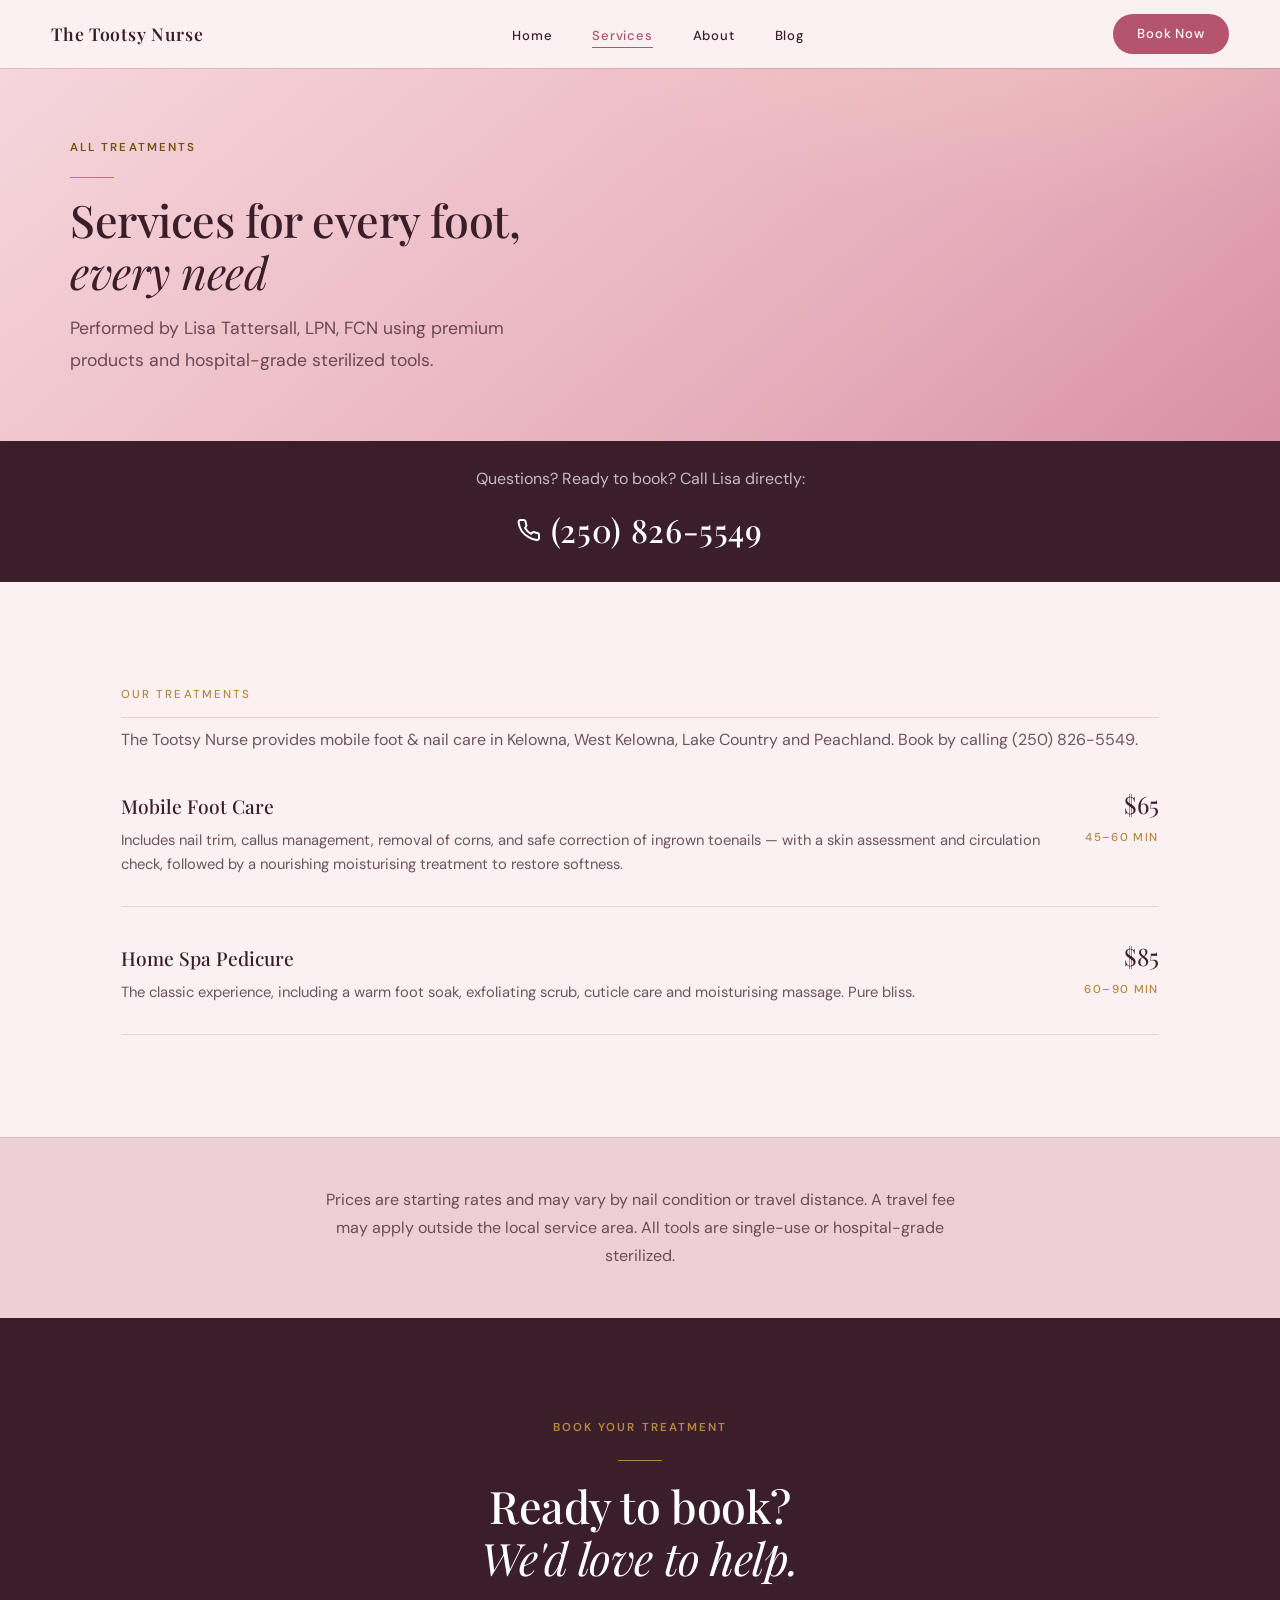
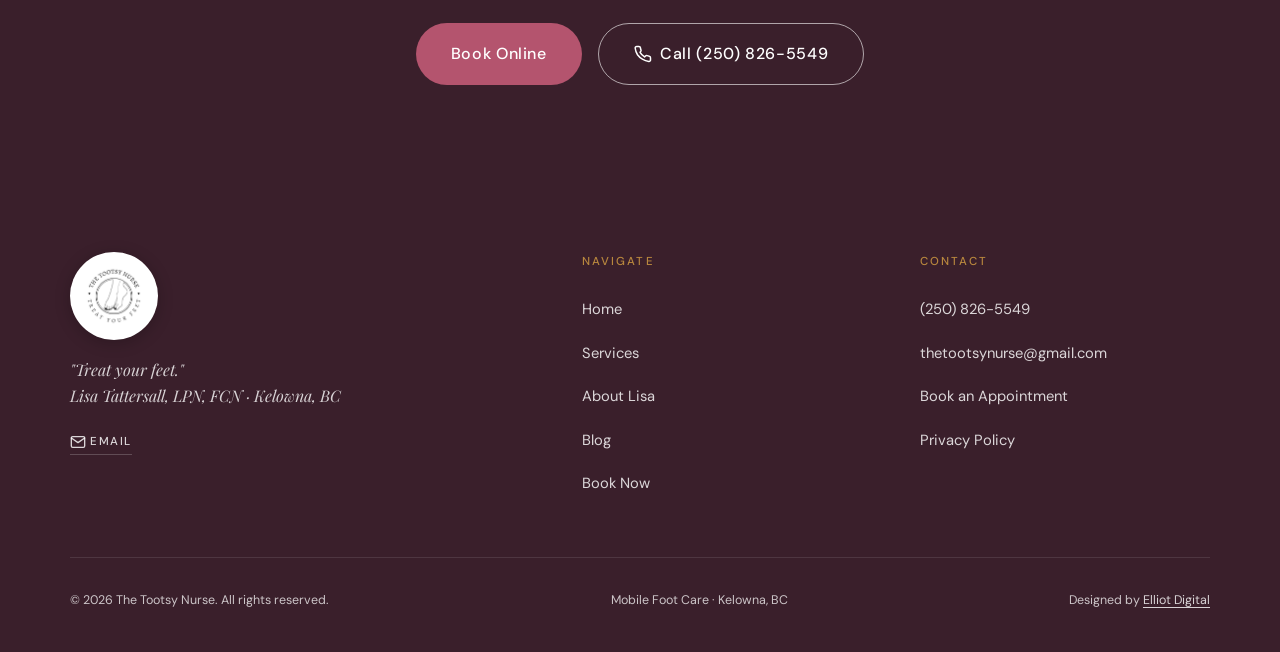
<file: services.html>
<!DOCTYPE html>
<html lang="en">
<head>
  <meta charset="UTF-8" />
  <meta name="viewport" content="width=device-width, initial-scale=1.0" />
  <title>Services &amp; Pricing — The Tootsy Nurse | Mobile Foot Care Kelowna BC</title>
  <meta name="description" content="Mobile foot &amp; nail care in Kelowna, BC: nurse-led foot care ($65) and home spa pedicure ($85). Sterile, in-home, by Lisa Tattersall, LPN, FCN." />
  <meta name="keywords" content="foot care services Kelowna, pedicure prices Kelowna, diabetic foot care BC, callus removal Kelowna, home spa pedicure Kelowna, ingrown toenail treatment Kelowna" />
  <meta name="robots" content="index, follow" />
  <link rel="canonical" href="https://thetootsynurse.com/services.html" />
  <meta name="geo.region" content="CA-BC" />
  <meta name="geo.placename" content="Kelowna" />
  <meta property="og:type" content="website" />
  <meta property="og:site_name" content="The Tootsy Nurse" />
  <meta property="og:url" content="https://thetootsynurse.com/services.html" />
  <meta property="og:title" content="Services &amp; Pricing — The Tootsy Nurse" />
  <meta property="og:description" content="Nurse-led foot care and home spa pedicures — mobile service in Kelowna, BC." />
  <meta property="og:image" content="https://thetootsynurse.com/logo-png.png?v=2" />
  <meta name="twitter:card" content="summary_large_image" />
  <meta name="twitter:title" content="Services &amp; Pricing — The Tootsy Nurse" />
  <meta name="twitter:description" content="Mobile foot care $65 and home spa pedicure $85 — in-home care in Kelowna, BC." />
  <meta name="twitter:image" content="https://thetootsynurse.com/logo-png.png?v=2" />
  <link rel="icon" href="favicon.svg" type="image/svg+xml" />
  <link rel="icon" type="image/png" sizes="32x32" href="favicon-32x32.png" />
  <link rel="icon" type="image/png" sizes="16x16" href="favicon-16x16.png" />
  <link rel="apple-touch-icon" href="apple-touch-icon.png" />
  <link rel="manifest" href="site.webmanifest" />
  <meta name="theme-color" content="#3A1F2B" />
  <link rel="preconnect" href="https://fonts.googleapis.com" />
  <link rel="preconnect" href="https://fonts.gstatic.com" crossorigin />
  <link rel="stylesheet" href="https://fonts.googleapis.com/css2?family=Playfair+Display:ital,wght@0,400;0,500;0,600;0,700;1,400;1,500;1,600&amp;family=DM+Sans:wght@300;400;500&amp;display=swap" media="print" onload="this.media='all'" />
  <noscript><link rel="stylesheet" href="https://fonts.googleapis.com/css2?family=Playfair+Display:ital,wght@0,400;0,500;0,600;0,700;1,400;1,500;1,600&amp;family=DM+Sans:wght@300;400;500&amp;display=swap" /></noscript>
  <link rel="stylesheet" href="style.css?v=6" />
  <!-- Google Analytics 4 — replace GA_MEASUREMENT_ID -->
  <!-- <script async src="https://www.googletagmanager.com/gtag/js?id=GA_MEASUREMENT_ID"></script>
  <script>window.dataLayer=window.dataLayer||[];function gtag(){dataLayer.push(arguments)}gtag('js',new Date());gtag('config','GA_MEASUREMENT_ID');</script> -->
  <script type="application/ld+json">
  {"@context":"https://schema.org","@type":"BreadcrumbList","itemListElement":[{"@type":"ListItem","position":1,"name":"Home","item":"https://thetootsynurse.com/"},{"@type":"ListItem","position":2,"name":"Services","item":"https://thetootsynurse.com/services.html"}]}
  </script>
</head>
<body>

<a class="skip-link" href="#main">Skip to content</a>

<!-- NAV -->
<nav class="nav nav--solid" id="nav">
  <a href="index.html" class="nav-logo">The Tootsy Nurse</a>
  <ul class="nav-links">
    <li><a href="index.html">Home</a></li>
    <li><a href="services.html" class="active">Services</a></li>
    <li><a href="about.html">About</a></li>
    <li><a href="blog.html">Blog</a></li>
  </ul>
  <a href="contact.html" class="nav-book">Book Now</a>
  <button class="hamburger" aria-label="Menu" onclick="toggleMenu()">
    <span></span><span></span><span></span>
  </button>
</nav>
<ul class="mobile-menu" id="mobileMenu">
  <li><a href="index.html" onclick="toggleMenu()">Home</a></li>
  <li><a href="services.html" onclick="toggleMenu()">Services</a></li>
  <li><a href="about.html" onclick="toggleMenu()">About</a></li>
  <li><a href="blog.html" onclick="toggleMenu()">Blog</a></li>
  <li><a href="contact.html" onclick="toggleMenu()">Book Now</a></li>
</ul>

<!-- HERO BANNER -->
<div id="main" role="main" class="hero-sm">
  <div class="hero-sm-inner hero-enter">
    <span class="t-label">All Treatments</span>
    <span class="rule" style="margin:1rem 0;"></span>
    <h1 class="t-h2" style="color:var(--plum); max-width:520px;">
      Services for every foot,<br><em>every need</em>
    </h1>
    <p class="t-body-lg" style="margin-top:1rem; max-width:480px;">Performed by Lisa Tattersall, LPN, FCN using premium products and hospital-grade sterilized tools.</p>
  </div>
</div>

<!-- PHONE CTA (prominent for elderly) -->
<div style="background:var(--plum); padding:1.5rem clamp(1.5rem,4vw,4rem); text-align:center;">
  <p style="color:rgba(255,255,255,0.7); font-size:1rem; margin-bottom:0.6rem;">Questions? Ready to book? Call Lisa directly:</p>
  <a href="tel:2508265549" style="display:inline-flex; align-items:center; gap:0.6rem; font-family:'Playfair Display',serif; font-size:2rem; font-weight:500; color:white; letter-spacing:0.02em;">
    <svg width="24" height="24" viewBox="0 0 24 24" fill="none" stroke="currentColor" stroke-width="2" stroke-linecap="round" stroke-linejoin="round"><path d="M22 16.92v3a2 2 0 0 1-2.18 2 19.79 19.79 0 0 1-8.63-3.07A19.5 19.5 0 0 1 4.69 13a19.79 19.79 0 0 1-3.07-8.67A2 2 0 0 1 3.6 2h3a2 2 0 0 1 2 1.72c.127.96.361 1.903.7 2.81a2 2 0 0 1-.45 2.11L8.09 9.91a16 16 0 0 0 6 6l1.27-1.27a2 2 0 0 1 2.11-.45c.907.339 1.85.573 2.81.7A2 2 0 0 1 22 16.92z"/></svg>
    (250) 826-5549
  </a>
</div>

<!-- SERVICES -->
<section style="background:var(--bg);">
  <div class="wrap section-pad">
    <div class="svc-cat reveal">Our Treatments</div>
    <p class="t-body">The Tootsy Nurse provides mobile foot &amp; nail care in Kelowna, West Kelowna, Lake Country and Peachland. Book by calling (250) 826-5549.</p>

    <div class="svc-row reveal">
      <div>
        <div class="svc-name">Mobile Foot Care</div>
        <p class="svc-desc">Includes nail trim, callus management, removal of corns, and safe correction of ingrown toenails — with a skin assessment and circulation check, followed by a nourishing moisturising treatment to restore softness.</p>
      </div>
      <div class="svc-right">
        <div class="svc-price">$65</div>
        <div class="svc-dur">45–60 min</div>
      </div>
    </div>

    <div class="svc-row">
      <div>
        <div class="svc-name">Home Spa Pedicure</div>
        <p class="svc-desc">The classic experience, including a warm foot soak, exfoliating scrub, cuticle care and moisturising massage. Pure bliss.</p>
      </div>
      <div class="svc-right">
        <div class="svc-price">$85</div>
        <div class="svc-dur">60–90 min</div>
      </div>
    </div>

  </div>
</section>

<!-- NOTE -->
<div style="background:var(--bg-deep); border-top:1px solid var(--line); padding:clamp(2rem,4vw,3rem) clamp(1.5rem,4vw,4rem); text-align:center;">
  <div style="max-width:640px; margin:0 auto;">
    <p class="t-body">Prices are starting rates and may vary by nail condition or travel distance. A travel fee may apply outside the local service area. All tools are single-use or hospital-grade sterilized.</p>
  </div>
</div>

<!-- CTA -->
<section class="bg-plum" style="padding:clamp(4rem,7vw,7rem) clamp(1.5rem,4vw,4rem); text-align:center;">
  <div style="max-width:560px; margin:0 auto;">
    <span class="t-label" style="color:var(--gold);">Book Your Treatment</span>
    <span class="rule rule-center"></span>
    <h2 class="t-h2" style="color:white; margin-top:0.5rem; margin-bottom:2.5rem;">
      Ready to book?<br><em>We'd love to help.</em>
    </h2>
    <div style="display:flex; gap:1rem; justify-content:center; flex-wrap:wrap;">
      <a href="contact.html" class="btn btn-rose">Book Online</a>
      <a href="tel:2508265549" class="btn btn-outline-white">
        <svg width="18" height="18" viewBox="0 0 24 24" fill="none" stroke="currentColor" stroke-width="2" stroke-linecap="round" stroke-linejoin="round"><path d="M22 16.92v3a2 2 0 0 1-2.18 2 19.79 19.79 0 0 1-8.63-3.07A19.5 19.5 0 0 1 4.69 13a19.79 19.79 0 0 1-3.07-8.67A2 2 0 0 1 3.6 2h3a2 2 0 0 1 2 1.72c.127.96.361 1.903.7 2.81a2 2 0 0 1-.45 2.11L8.09 9.91a16 16 0 0 0 6 6l1.27-1.27a2 2 0 0 1 2.11-.45c.907.339 1.85.573 2.81.7A2 2 0 0 1 22 16.92z"/></svg>
        Call (250) 826-5549
      </a>
    </div>
  </div>
</section>

<!-- FOOTER -->
<footer class="footer">
  <div class="footer-grid">
    <div class="footer-logo">
      <img src="logo-png.png?v=2" alt="The Tootsy Nurse" />
      <p class="footer-tagline">"Treat your feet."<br>Lisa Tattersall, LPN, FCN · Kelowna, BC</p>
      <div class="footer-social">
        <a href="mailto:thetootsynurse@gmail.com">
          <svg width="16" height="16" viewBox="0 0 24 24" fill="none" stroke="currentColor" stroke-width="2" stroke-linecap="round" stroke-linejoin="round" style="display:inline-block;vertical-align:middle;margin-right:4px;"><path d="M4 4h16c1.1 0 2 .9 2 2v12c0 1.1-.9 2-2 2H4c-1.1 0-2-.9-2-2V6c0-1.1.9-2 2-2z"/><polyline points="22,6 12,13 2,6"/></svg>Email
        </a>
      </div>
    </div>
    <div class="footer-col">
      <div class="footer-col-title">Navigate</div>
      <ul>
        <li><a href="index.html">Home</a></li>
        <li><a href="services.html">Services</a></li>
        <li><a href="about.html">About Lisa</a></li>
        <li><a href="blog.html">Blog</a></li>
        <li><a href="contact.html">Book Now</a></li>
      </ul>
    </div>
    <div class="footer-col">
      <div class="footer-col-title">Contact</div>
      <ul>
        <li><a href="tel:2508265549">(250) 826-5549</a></li>
        <li><a href="mailto:thetootsynurse@gmail.com">thetootsynurse@gmail.com</a></li>
        <li><a href="contact.html">Book an Appointment</a></li>
        <li><a href="privacy.html">Privacy Policy</a></li>
      </ul>
    </div>
  </div>
  <div class="footer-bottom">
    <span>© <span id="yr"></span> The Tootsy Nurse. All rights reserved.</span>
    <span>Mobile Foot Care · Kelowna, BC</span>
    <span>Designed by <a href="https://bryceelliot.com" target="_blank" rel="noopener" style="color:rgba(255,255,255,0.8); text-decoration:underline; text-underline-offset:3px;">Elliot Digital</a></span>
  </div>
</footer>

<div class="phone-bar">
  <a href="tel:2508265549">
    <svg width="20" height="20" viewBox="0 0 24 24" fill="none" stroke="currentColor" stroke-width="2" stroke-linecap="round" stroke-linejoin="round"><path d="M22 16.92v3a2 2 0 0 1-2.18 2 19.79 19.79 0 0 1-8.63-3.07A19.5 19.5 0 0 1 4.69 13a19.79 19.79 0 0 1-3.07-8.67A2 2 0 0 1 3.6 2h3a2 2 0 0 1 2 1.72c.127.96.361 1.903.7 2.81a2 2 0 0 1-.45 2.11L8.09 9.91a16 16 0 0 0 6 6l1.27-1.27a2 2 0 0 1 2.11-.45c.907.339 1.85.573 2.81.7A2 2 0 0 1 22 16.92z"/></svg>
    Call Lisa: (250) 826-5549
  </a>
</div>

<script src="app.js?v=2" defer></script>
<script>
  function toggleMenu() {
    document.getElementById('mobileMenu').classList.toggle('open');
  }
</script>
</body>
</html>
</file>
<file: style.css>
/* ─────────────────────────────────────────
   TOKENS  — one palette, used everywhere
───────────────────────────────────────── */
:root {
  /* Backgrounds */
  --bg:          #FBF0F2;   /* main page bg  */
  --bg-soft:     #F5E2E6;   /* alt sections  */
  --bg-deep:     #EDD0D6;   /* deeper accent */

  /* Brand */
  --rose:        #B4546E;   /* buttons, links, primary accent (AA-contrast) */
  --rose-hover:  #A84E66;
  --gold:        #B8873E;   /* rule lines, gold on dark sections */
  --gold-deep:   #745110;   /* small eyebrow labels on light bg (AA-contrast) */
  --plum:        #3A1F2B;   /* headings, dark sections, footer */

  /* Text */
  --text:        #3A1F2B;
  --text-mid:    rgba(58,31,43, 0.74);
  --text-faint:  rgba(58,31,43, 0.5);

  /* Lines */
  --line:        rgba(58,31,43, 0.12);
  --line-rose:   rgba(192,96,122, 0.25);

  /* Misc */
  --white:       #FFFFFF;
  --radius:      6px;        /* legacy alias */
  --r-sm:        10px;       /* inputs, chips        */
  --r-md:        16px;       /* cards, photos, panels */
  --r-lg:        26px;       /* hero media, features  */
  --shadow:      0 4px 32px rgba(58,31,43, 0.10);
  --shadow-sm:   0 2px 12px rgba(58,31,43, 0.08);
  --shadow-lift: 0 24px 60px -24px rgba(58,31,43, 0.32);

  /* Motion — one easing language, used everywhere */
  --ease:        cubic-bezier(0.22, 1, 0.36, 1);   /* gentle, premium ease-out */
  --ease-soft:   cubic-bezier(0.4, 0, 0.2, 1);     /* UI micro-interactions */
}

/* ─────────────────────────────────────────
   RESET
───────────────────────────────────────── */
*, *::before, *::after { box-sizing: border-box; margin: 0; padding: 0; }
html { scroll-behavior: smooth; }
body {
  font-family: 'DM Sans', sans-serif;
  font-size: 19px;
  font-weight: 400;
  line-height: 1.75;
  color: var(--text);
  background: var(--bg);
  -webkit-font-smoothing: antialiased;
}
img { display: block; max-width: 100%; }
a  { color: inherit; text-decoration: none; }

/* Visible keyboard focus (accessibility) — only for keyboard users, not mouse clicks */
:focus-visible {
  outline: 2px solid var(--rose);
  outline-offset: 3px;
  border-radius: 3px;
}
a:focus-visible, button:focus-visible, summary:focus-visible,
input:focus-visible, select:focus-visible, textarea:focus-visible,
.btn:focus-visible, .nav-book:focus-visible {
  outline: 2px solid var(--rose);
  outline-offset: 3px;
}
.btn-rose:focus-visible, .nav-book:focus-visible,
.btn-plum:focus-visible, .btn-outline-white:focus-visible {
  outline-color: var(--plum);
}

/* ─────────────────────────────────────────
   TYPOGRAPHY
───────────────────────────────────────── */
.serif { font-family: 'Playfair Display', serif; }

.t-display {
  font-family: 'Playfair Display', serif;
  font-size: clamp(3rem, 6vw, 5.5rem);
  font-weight: 500;
  line-height: 1.08;
  letter-spacing: -0.02em;
  color: var(--plum);
}
.t-display em { font-style: italic; font-weight: 400; }

.t-h2 {
  font-family: 'Playfair Display', serif;
  font-size: clamp(2rem, 3.5vw, 3.2rem);
  font-weight: 500;
  line-height: 1.15;
  letter-spacing: -0.01em;
  color: var(--plum);
}
.t-h2 em { font-style: italic; font-weight: 400; }

.t-h3 {
  font-family: 'Playfair Display', serif;
  font-size: clamp(1.3rem, 2.5vw, 1.7rem);
  font-weight: 500;
  line-height: 1.25;
  color: var(--plum);
}

.t-label {
  font-family: 'DM Sans', sans-serif;
  font-size: 0.72rem;
  font-weight: 600;
  letter-spacing: 0.18em;
  text-transform: uppercase;
  color: var(--gold-deep);
}

.t-body {
  font-size: 1rem;
  font-weight: 400;
  line-height: 1.75;
  color: var(--text-mid);
}

.t-body-lg {
  font-size: 1.1rem;
  font-weight: 400;
  line-height: 1.8;
  color: var(--text-mid);
}

/* ─────────────────────────────────────────
   LAYOUT
───────────────────────────────────────── */
.wrap {
  max-width: 1140px;
  margin: 0 auto;
  padding: 0 clamp(1.5rem, 4vw, 4rem);
}

.section-pad {
  padding: clamp(5rem, 8vw, 8rem) clamp(1.5rem, 4vw, 4rem);
}

.section-pad-sm {
  padding: clamp(3rem, 5vw, 5rem) clamp(1.5rem, 4vw, 4rem);
}

/* ─────────────────────────────────────────
   RULE
───────────────────────────────────────── */
.rule {
  display: block;
  width: 44px;
  height: 1px;
  background: var(--gold);
  margin: 1.2rem 0;
}
.rule-center { margin: 1.2rem auto; }

/* ─────────────────────────────────────────
   NAVIGATION
───────────────────────────────────────── */
.nav {
  position: fixed;
  inset: 0 0 auto;
  z-index: 200;
  height: 68px;
  display: flex;
  align-items: center;
  justify-content: space-between;
  padding: 0 clamp(1.5rem, 4vw, 4rem);
  transition: background 0.35s, box-shadow 0.35s;
}

.nav--solid {
  background: var(--bg);
  box-shadow: 0 1px 0 var(--line);
}

/* On hero (transparent until scroll) */
.nav--hero { background: transparent; }
.nav--hero.nav--scrolled {
  background: rgba(251,240,242, 0.95);
  backdrop-filter: blur(12px);
  box-shadow: 0 1px 0 var(--line);
}

.nav-logo {
  font-family: 'Playfair Display', serif;
  font-size: 1.1rem;
  font-weight: 600;
  letter-spacing: 0.04em;
  color: var(--plum);
  white-space: nowrap;
}

.nav-links {
  display: flex;
  gap: 2.5rem;
  list-style: none;
}

.nav-links a {
  font-size: 0.82rem;
  font-weight: 500;
  letter-spacing: 0.06em;
  color: var(--text);
  position: relative;
  transition: color 0.2s;
}
.nav-links a::after {
  content: '';
  position: absolute;
  left: 0; right: 0; bottom: -4px;
  height: 1px;
  background: var(--rose);
  transform: scaleX(0);
  transform-origin: left;
  transition: transform 0.25s;
}
.nav-links a:hover,
.nav-links a.active { color: var(--rose); }
.nav-links a:hover::after,
.nav-links a.active::after { transform: scaleX(1); }

.nav-book {
  font-size: 0.82rem;
  font-weight: 500;
  letter-spacing: 0.06em;
  background: var(--rose);
  color: var(--white);
  padding: 0.55rem 1.5rem;
  border-radius: 40px;
  transition: background 0.2s;
}
.nav-book:hover { background: var(--rose-hover); }

/* Mobile */
.hamburger {
  display: none;
  flex-direction: column;
  gap: 5px;
  cursor: pointer;
  background: none;
  border: none;
}
.hamburger span {
  display: block; width: 22px; height: 1.5px;
  background: var(--plum); border-radius: 2px;
}

.mobile-menu {
  display: none;
  position: fixed;
  inset: 68px 0 0;
  background: var(--bg);
  z-index: 199;
  flex-direction: column;
  align-items: center;
  justify-content: center;
  gap: 2.5rem;
  list-style: none;
}
.mobile-menu.open { display: flex; }
.mobile-menu a {
  font-family: 'Playfair Display', serif;
  font-size: 2.2rem;
  font-weight: 500;
  color: var(--plum);
  transition: color 0.2s;
}
.mobile-menu a:hover { color: var(--rose); }

/* ─────────────────────────────────────────
   BUTTONS
───────────────────────────────────────── */
.btn {
  display: inline-flex;
  align-items: center;
  gap: 0.5rem;
  font-family: 'DM Sans', sans-serif;
  font-size: 1rem;
  font-weight: 500;
  letter-spacing: 0.04em;
  cursor: pointer;
  border: none;
  border-radius: 40px;
  padding: 1rem 2.2rem;
  min-height: 52px;
  transition: background 0.25s var(--ease-soft), color 0.25s var(--ease-soft),
              transform 0.3s var(--ease), box-shadow 0.3s var(--ease);
}
.btn:hover { transform: translateY(-2px); }
.btn:active { transform: translateY(0); transition-duration: 0.08s; }
.btn-rose:hover, .btn-plum:hover { box-shadow: 0 12px 26px -12px rgba(58,31,43,0.5); }

.btn-rose {
  background: var(--rose);
  color: var(--white);
}
.btn-rose:hover { background: var(--rose-hover); }

.btn-outline {
  background: transparent;
  color: var(--rose);
  border: 1.5px solid var(--rose);
}
.btn-outline:hover { background: var(--rose); color: var(--white); }

.btn-outline-white {
  background: transparent;
  color: var(--white);
  border: 1.5px solid rgba(255,255,255,0.6);
}
.btn-outline-white:hover { background: rgba(255,255,255,0.12); }

.btn-plum {
  background: var(--plum);
  color: var(--white);
}
.btn-plum:hover { background: #2a1520; }

/* ─────────────────────────────────────────
   HERO
───────────────────────────────────────── */
/* Split hero — text left, photo right */
.hero-split {
  display: grid;
  grid-template-columns: 1.04fr 0.96fr;
  align-items: center;
  gap: clamp(2.5rem, 5vw, 5.5rem);
  min-height: 100svh;
  padding: clamp(8rem,15vh,11rem) clamp(1.5rem,5vw,5rem) clamp(4rem,8vh,6rem);
  background: radial-gradient(125% 125% at 0% 0%, #FCF3F5 0%, #F5E2E6 52%, #E9C9D1 100%);
  overflow: hidden;
}
.hero-split-text { max-width: 540px; }
/* Centered text-only hero (no photo) */
.hero-split.hero-center { grid-template-columns: 1fr; justify-items: center; text-align: center; }
.hero-center .hero-split-text { max-width: 680px; }
.hero-center .hero-sub { margin-left: auto; margin-right: auto; }
.hero-center .hero-cta, .hero-center .hero-trust { justify-content: center; }
.hero-center .hero-trust { border-top: none; padding-top: 0.5rem; }
.hero-h1 {
  font-family: 'Playfair Display', serif;
  font-size: clamp(2.6rem, 5vw, 4.1rem);
  font-weight: 500;
  line-height: 1.06;
  letter-spacing: -0.02em;
  color: var(--plum);
  margin: 1.1rem 0 1.3rem;
}
.hero-h1 em { font-style: italic; font-weight: 400; color: var(--rose); }
.hero-sub {
  font-size: clamp(1.05rem, 1.5vw, 1.2rem);
  line-height: 1.7;
  color: var(--text-mid);
  max-width: 460px;
  margin-bottom: 2.1rem;
}
.hero-cta { display: flex; gap: 1rem; flex-wrap: wrap; margin-bottom: 2.3rem; }
.hero-trust {
  list-style: none;
  display: flex;
  flex-wrap: wrap;
  gap: 0.8rem 1.6rem;
  padding-top: 1.8rem;
  border-top: 1px solid var(--line-rose);
}
.hero-trust li {
  display: flex; align-items: center; gap: 0.5rem;
  font-size: 0.82rem; letter-spacing: 0.03em; color: var(--text-mid);
}
.hero-trust svg { color: var(--rose); flex-shrink: 0; }
.hero-split-media { position: relative; }
.hero-split-media img {
  width: 100%;
  height: clamp(420px, 78vh, 760px);
  object-fit: cover;
  border-radius: var(--r-lg);
  box-shadow: var(--shadow-lift);
}
@media (max-width: 900px) {
  .hero-split {
    grid-template-columns: 1fr;
    min-height: auto;
    text-align: center;
    gap: 2.5rem;
    padding-top: 7rem;
  }
  .hero-split-text { max-width: 620px; margin: 0 auto; }
  .hero-sub { margin-left: auto; margin-right: auto; }
  .hero-cta, .hero-trust { justify-content: center; }
  .hero-trust { border-top: none; padding-top: 0; }
  .hero-split-media img { height: clamp(300px, 56vh, 460px); }
}

/* Sub-page hero banner */
.hero-sm {
  background: linear-gradient(140deg,
    #F7D8DE 0%, #F0C4CC 35%, #E5ACBA 70%, #D890A4 100%
  );
  padding: clamp(7rem,10vw,9rem) clamp(1.5rem,4vw,4rem) clamp(3rem,5vw,4rem);
  position: relative;
  overflow: hidden;
}
.hero-sm::after {
  content: '';
  position: absolute;
  inset: 0;
  background: radial-gradient(ellipse 60% 80% at 80% 0%, rgba(255,220,180,0.3) 0%, transparent 60%);
  pointer-events: none;
}
.hero-sm-inner {
  position: relative; z-index: 1;
  max-width: 1140px;
  margin: 0 auto;
}

/* ─────────────────────────────────────────
   CARDS
───────────────────────────────────────── */
.card {
  background: var(--white);
  border-radius: var(--r-md);
  border: 1px solid var(--line-rose);
  padding: 2rem 2.2rem;
  transition: transform 0.4s var(--ease), box-shadow 0.4s var(--ease), border-color 0.4s var(--ease);
}
.card:hover {
  transform: translateY(-6px);
  box-shadow: var(--shadow-lift);
  border-color: var(--rose);
}

/* ─────────────────────────────────────────
   SERVICE ROWS
───────────────────────────────────────── */
.svc-row {
  display: flex;
  justify-content: space-between;
  align-items: baseline;
  gap: 2rem;
  padding: 1.8rem 0;
  border-bottom: 1px solid var(--line);
}
.svc-row:first-of-type { border-top: 1px solid var(--line); }

.svc-name {
  font-family: 'Playfair Display', serif;
  font-size: 1.2rem;
  font-weight: 500;
  color: var(--plum);
  margin-bottom: 0.3rem;
}
.svc-desc { font-size: 0.92rem; color: var(--text-mid); line-height: 1.65; }
.svc-right { text-align: right; flex-shrink: 0; }
.svc-price {
  font-family: 'Playfair Display', serif;
  font-size: 1.5rem;
  font-weight: 400;
  color: var(--plum);
  white-space: nowrap;
}
.svc-dur {
  font-size: 0.72rem;
  font-weight: 500;
  letter-spacing: 0.12em;
  text-transform: uppercase;
  color: var(--gold);
  margin-top: 0.2rem;
}

.svc-cat {
  font-size: 0.72rem;
  font-weight: 500;
  letter-spacing: 0.18em;
  text-transform: uppercase;
  color: var(--gold);
  margin: 3.5rem 0 0.5rem;
  padding-bottom: 0.75rem;
  border-bottom: 1px solid var(--line-rose);
}
.svc-cat:first-of-type { margin-top: 0; }

/* ─────────────────────────────────────────
   TESTIMONIALS
───────────────────────────────────────── */
.testimonial-block {
  background: var(--plum);
  color: var(--white);
  padding: clamp(4rem,7vw,7rem) clamp(1.5rem,4vw,4rem);
  text-align: center;
}
.quote-mark {
  font-family: 'Playfair Display', serif;
  font-size: 4rem;
  line-height: 0.6;
  color: var(--rose);
  display: block;
  margin-bottom: 1.5rem;
}
.quote-body {
  font-family: 'Playfair Display', serif;
  font-size: clamp(1.3rem, 2.5vw, 2rem);
  font-style: italic;
  font-weight: 400;
  line-height: 1.55;
  color: rgba(255,255,255,0.9);
  max-width: 700px;
  margin: 0 auto 1.8rem;
}
.quote-name {
  font-size: 0.75rem;
  font-weight: 500;
  letter-spacing: 0.2em;
  text-transform: uppercase;
  color: var(--gold);
}

/* ─────────────────────────────────────────
   STATS
───────────────────────────────────────── */
.stats-row {
  display: grid;
  grid-template-columns: repeat(3, 1fr);
}
.stat-cell {
  padding: clamp(2.5rem,4vw,4rem) 2rem;
  text-align: center;
  border-right: 1px solid var(--line);
}
.stat-cell:last-child { border-right: none; }
.stat-n {
  font-family: 'Playfair Display', serif;
  font-size: clamp(2.8rem,5vw,4.5rem);
  font-weight: 400;
  color: var(--plum);
  line-height: 1;
  margin-bottom: 0.4rem;
}
.stat-n span { color: var(--rose); }
.stat-l {
  font-size: 0.72rem;
  font-weight: 500;
  letter-spacing: 0.16em;
  text-transform: uppercase;
  color: var(--text-faint);
}

/* ─────────────────────────────────────────
   FORM
───────────────────────────────────────── */
.fgroup { margin-bottom: 1.6rem; }
.flabel {
  display: block;
  font-size: 0.72rem;
  font-weight: 500;
  letter-spacing: 0.14em;
  text-transform: uppercase;
  color: var(--text-mid);
  margin-bottom: 0.5rem;
}
.finput {
  width: 100%;
  padding: 0.85rem 1rem;
  border: 1.5px solid var(--line-rose);
  border-radius: var(--radius);
  background: var(--white);
  font-family: 'DM Sans', sans-serif;
  font-size: 1rem;
  color: var(--text);
  outline: none;
  transition: border-color 0.2s, box-shadow 0.2s;
  -webkit-appearance: none;
}
.finput:focus {
  border-color: var(--rose);
  box-shadow: 0 0 0 3px rgba(192,96,122,0.12);
}
.finput::placeholder { color: var(--text-faint); }
textarea.finput { resize: vertical; min-height: 120px; }
.frow { display: grid; grid-template-columns: 1fr 1fr; gap: 1.25rem; }

/* ─────────────────────────────────────────
   FOOTER
───────────────────────────────────────── */
.footer {
  background: var(--plum);
  color: rgba(255,255,255,0.82);
  padding: clamp(4rem,6vw,6rem) clamp(1.5rem,4vw,4rem) 2.5rem;
}
.footer-grid {
  max-width: 1140px;
  margin: 0 auto;
  display: grid;
  grid-template-columns: 1.6fr 1fr 1fr;
  gap: 3rem;
  padding-bottom: 3rem;
  border-bottom: 1px solid rgba(255,255,255,0.1);
}
.footer-logo img {
  height: 88px; width: 88px;
  object-fit: contain;
  background: #fff;
  border-radius: 50%;
  padding: 7px;
  opacity: 1;
  margin-bottom: 1.1rem;
  box-shadow: 0 3px 16px rgba(0,0,0,0.22);
}
.footer-tagline {
  font-family: 'Playfair Display', serif;
  font-size: 1rem;
  font-style: italic;
  color: rgba(255,255,255,0.8);
  line-height: 1.6;
  margin-bottom: 1.5rem;
}
.footer-social { display: flex; gap: 1rem; }
.footer-social a {
  font-size: 0.72rem; font-weight: 500;
  letter-spacing: 0.14em; text-transform: uppercase;
  color: rgba(255,255,255,0.82);
  border-bottom: 1px solid rgba(255,255,255,0.2);
  padding-bottom: 2px;
  transition: color 0.2s, border-color 0.2s;
}
.footer-social a:hover { color: var(--gold); border-color: var(--gold); }
.footer-col-title {
  font-size: 0.72rem; font-weight: 500;
  letter-spacing: 0.18em; text-transform: uppercase;
  color: var(--gold); margin-bottom: 1.2rem;
}
.footer-col ul { list-style: none; }
.footer-col ul li { margin-bottom: 0.65rem; }
.footer-col ul a {
  font-size: 0.92rem; color: rgba(255,255,255,0.82);
  transition: color 0.2s;
}
.footer-col ul a:hover { color: rgba(255,255,255,0.85); }
.footer-bottom {
  max-width: 1140px; margin: 2rem auto 0;
  display: flex; justify-content: space-between;
  font-size: 0.78rem; color: rgba(255,255,255,0.74);
}

/* ─────────────────────────────────────────
   HOURS
───────────────────────────────────────── */
.hour-row {
  display: flex; justify-content: space-between;
  padding: 0.9rem 0; border-bottom: 1px solid var(--line);
  font-size: 0.95rem;
}
.hour-day { font-weight: 500; color: var(--plum); }
.hour-time { color: var(--text-mid); }

/* ─────────────────────────────────────────
   UTILS
───────────────────────────────────────── */
.bg-soft    { background: var(--bg-soft); }
.bg-deep    { background: var(--bg-deep); }
.bg-plum    { background: var(--plum); }
.bg-white   { background: var(--white); }
.text-center { text-align: center; }

/* ─────────────────────────────────────────
   GRID HELPERS
───────────────────────────────────────── */
.grid-2 { display: grid; grid-template-columns: 1fr 1fr; gap: 2rem; }
.grid-3 { display: grid; grid-template-columns: repeat(3,1fr); gap: 2rem; }
.grid-4 { display: grid; grid-template-columns: repeat(4,1fr); gap: 1.5rem; }

/* ─────────────────────────────────────────
   PHONE BAR (sticky bottom on mobile)
───────────────────────────────────────── */
.phone-bar {
  display: none;
  position: fixed;
  bottom: 0; left: 0; right: 0;
  z-index: 300;
  background: var(--rose);
  color: white;
  text-align: center;
  padding: 1rem;
  font-size: 1.1rem;
  font-weight: 500;
  letter-spacing: 0.04em;
  border-top: 2px solid var(--rose-hover);
}
.phone-bar a { color: white; display: flex; align-items: center; justify-content: center; gap: 0.6rem; }

/* ─────────────────────────────────────────
   RESPONSIVE
───────────────────────────────────────── */
@media (max-width: 900px) {
  .grid-3 { grid-template-columns: 1fr 1fr; }
  .grid-4 { grid-template-columns: 1fr 1fr; }
  .stats-row { grid-template-columns: 1fr 1fr; }
  .stat-cell:nth-child(2) { border-right: none; }
  .footer-grid { grid-template-columns: 1fr 1fr; }
}
@media (max-width: 768px) {
  /* Two-column grids collapse to one */
  .grid-2 { grid-template-columns: 1fr; }
  /* Intro split stacks */
  [style*="grid-template-columns:1fr 1fr"] { grid-template-columns: 1fr !important; }
}
@media (max-width: 640px) {
  body { font-size: 18px; }
  .nav-links, .nav-book { display: none; }
  .hamburger { display: flex; }
  .grid-2, .grid-3, .grid-4 { grid-template-columns: 1fr; }
  .stats-row { grid-template-columns: 1fr 1fr; }
  .stat-cell { border-right: none; border-bottom: 1px solid var(--line); }
  .stat-cell:nth-child(2) { border-right: 1px solid var(--line); }
  .footer-grid { grid-template-columns: 1fr; gap: 2rem; }
  .footer-bottom { flex-direction: column; gap: 0.4rem; text-align: center; }
  .frow { grid-template-columns: 1fr; }
  .svc-row { flex-direction: column; gap: 0.5rem; }
  .svc-right { text-align: left; }
  /* Phone bar shows on mobile */
  .phone-bar { display: block; }
  /* Extra padding at bottom so phone bar doesn't cover content */
  body { padding-bottom: 64px; }
  /* Bigger tap targets */
  .btn { min-height: 56px; font-size: 1.05rem; }
  .nav-book { min-height: 44px; }
}

/* ─────────────────────────────────────────
   ACCESSIBILITY
───────────────────────────────────────── */
.skip-link {
  position: absolute;
  top: -100%;
  left: 1rem;
  background: var(--plum);
  color: white;
  padding: 0.6rem 1.2rem;
  border-radius: 0 0 8px 8px;
  font-weight: 600;
  font-size: 0.9rem;
  z-index: 9999;
  transition: top 0.2s;
}
.skip-link:focus { top: 0; }

/* Visible focus rings */
a:focus-visible, button:focus-visible, input:focus-visible,
select:focus-visible, textarea:focus-visible, [tabindex]:focus-visible {
  outline: 3px solid var(--rose);
  outline-offset: 3px;
  border-radius: 4px;
}

/* ─────────────────────────────────────────
   SCROLL ANIMATIONS
───────────────────────────────────────── */
.reveal {
  opacity: 0;
  transform: translateY(24px);
  transition: opacity 0.8s var(--ease), transform 0.8s var(--ease);
  will-change: opacity, transform;
}
.reveal.visible {
  opacity: 1;
  transform: translateY(0);
}
.reveal-left {
  opacity: 0;
  transform: translateX(-26px);
  transition: opacity 0.8s var(--ease), transform 0.8s var(--ease);
  will-change: opacity, transform;
}
.reveal-left.visible {
  opacity: 1;
  transform: translateX(0);
}
.reveal-right {
  opacity: 0;
  transform: translateX(26px);
  transition: opacity 0.8s var(--ease), transform 0.8s var(--ease);
  will-change: opacity, transform;
}
.reveal-right.visible {
  opacity: 1;
  transform: translateX(0);
}
/* Stagger children inside a group */
.reveal-group > * {
  opacity: 0;
  transform: translateY(22px);
  transition: opacity 0.7s var(--ease), transform 0.7s var(--ease);
}
.reveal-group.visible > *:nth-child(1) { opacity:1; transform:none; transition-delay: 0s; }
.reveal-group.visible > *:nth-child(2) { opacity:1; transform:none; transition-delay: 0.1s; }
.reveal-group.visible > *:nth-child(3) { opacity:1; transform:none; transition-delay: 0.2s; }
.reveal-group.visible > *:nth-child(4) { opacity:1; transform:none; transition-delay: 0.3s; }
.reveal-group.visible > *:nth-child(5) { opacity:1; transform:none; transition-delay: 0.4s; }
.reveal-group.visible > *:nth-child(6) { opacity:1; transform:none; transition-delay: 0.5s; }

/* Hero entrance — staggered rise on load */
.hero-enter > * {
  opacity: 0;
  animation: heroRise 0.9s var(--ease) both;
}
.hero-enter > *:nth-child(1) { animation-delay: 0.08s; }
.hero-enter > *:nth-child(2) { animation-delay: 0.18s; }
.hero-enter > *:nth-child(3) { animation-delay: 0.28s; }
.hero-enter > *:nth-child(4) { animation-delay: 0.38s; }
.hero-enter > *:nth-child(5) { animation-delay: 0.48s; }
.hero-split-media { animation: heroRise 1s var(--ease) 0.2s both; }
@keyframes heroRise {
  from { opacity: 0; transform: translateY(20px); }
  to   { opacity: 1; transform: translateY(0); }
}

/* Respect reduced motion */
@media (prefers-reduced-motion: reduce) {
  html { scroll-behavior: auto; }
  .reveal, .reveal-left, .reveal-right, .reveal-group > *,
  .hero-enter > *, .hero-split-media {
    opacity: 1 !important;
    transform: none !important;
    transition: none !important;
    animation: none !important;
  }
  .card:hover, .blog-card:hover, .photo-grid img:hover,
  .photo-grid-wide img:hover, .photo-strip-4 img:hover, .btn:hover {
    transform: none !important;
  }
}

/* ─────────────────────────────────────────
   PHOTO GALLERY / IMAGE GRIDS
───────────────────────────────────────── */
.photo-grid {
  display: grid;
  grid-template-columns: repeat(3, 1fr);
  gap: 1rem;
}
.photo-grid img {
  width: 100%;
  aspect-ratio: 1 / 1;
  object-fit: cover;
  border-radius: var(--r-md);
  display: block;
}
.photo-grid-wide {
  display: grid;
  grid-template-columns: 2fr 1fr 1fr;
  gap: 1rem;
}
.photo-grid-wide img {
  width: 100%;
  aspect-ratio: 4/3;
  object-fit: cover;
  border-radius: var(--r-md);
  display: block;
}
.photo-grid-wide img:first-child {
  aspect-ratio: 3/2;
  grid-row: 1 / 3;
  height: 100%;
}
.photo-strip-4 {
  display: grid;
  grid-template-columns: repeat(4, 1fr);
  gap: 1rem;
  max-width: 1140px;
  margin: 0 auto;
}
.photo-strip-4 img {
  width: 100%;
  aspect-ratio: 3/4;
  object-fit: cover;
  border-radius: var(--r-md);
  display: block;
}
/* Gentle gallery hover — scale stays within the grid gap, so no overlap */
.photo-grid img, .photo-grid-wide img, .photo-strip-4 img {
  transition: transform 0.75s var(--ease), filter 0.5s var(--ease), box-shadow 0.5s var(--ease);
}
.photo-grid img:hover, .photo-grid-wide img:hover, .photo-strip-4 img:hover {
  transform: scale(1.035);
  filter: brightness(1.04) saturate(1.04);
  box-shadow: var(--shadow);
  position: relative;
  z-index: 1;
}
@media (max-width: 768px) {
  .photo-strip-4 { grid-template-columns: 1fr 1fr; }
}
@media (max-width: 640px) {
  .photo-grid { grid-template-columns: 1fr 1fr; }
  .photo-grid-wide { grid-template-columns: 1fr 1fr; }
  .photo-grid-wide img:first-child { grid-row: auto; aspect-ratio: 4/3; }
  .photo-strip-4 { grid-template-columns: 1fr 1fr; }
}

/* ─────────────────────────────────────────
   FORM STYLES
───────────────────────────────────────── */
.form-group { display: flex; flex-direction: column; gap: 0.4rem; }
.form-label {
  font-size: 0.85rem;
  font-weight: 600;
  text-transform: uppercase;
  letter-spacing: 0.07em;
  color: var(--plum);
}
.form-input {
  width: 100%;
  padding: 0.85rem 1rem;
  border: 1.5px solid var(--line);
  border-radius: 10px;
  font-family: 'DM Sans', sans-serif;
  font-size: 1rem;
  color: var(--text);
  background: white;
  transition: border-color 0.2s;
  box-sizing: border-box;
  -webkit-appearance: none;
}
.form-input:focus {
  outline: none;
  border-color: var(--rose);
  box-shadow: 0 0 0 3px rgba(192,96,122,0.12);
}
.form-textarea {
  min-height: 120px;
  resize: vertical;
}
select.form-input { cursor: pointer; }

/* ─────────────────────────────────────────
   FAQ ACCORDION
───────────────────────────────────────── */
.faq-item {
  border-bottom: 1px solid var(--line);
  background: white;
}
.faq-q {
  list-style: none;
  cursor: pointer;
  padding: 1.4rem 1.5rem;
  font-weight: 600;
  font-size: 1.05rem;
  color: var(--plum);
  display: flex;
  justify-content: space-between;
  align-items: center;
  user-select: none;
}
.faq-q::-webkit-details-marker { display: none; }
.faq-q::after {
  content: '+';
  font-size: 1.4rem;
  font-weight: 300;
  color: var(--rose);
  flex-shrink: 0;
  margin-left: 1rem;
  transition: transform 0.2s;
}
details[open] .faq-q::after { transform: rotate(45deg); }
.faq-a {
  padding: 0 1.5rem 1.4rem;
  color: var(--muted);
  line-height: 1.7;
  margin: 0;
}

/* ─────────────────────────────────────────
   WHATSAPP BUTTON
───────────────────────────────────────── */
.whatsapp-btn {
  position: fixed;
  bottom: 1.5rem;
  right: 1.5rem;
  width: 56px;
  height: 56px;
  border-radius: 50%;
  background: #25D366;
  display: flex;
  align-items: center;
  justify-content: center;
  box-shadow: 0 4px 20px rgba(37,211,102,0.45);
  z-index: 900;
  transition: transform 0.2s, box-shadow 0.2s;
  text-decoration: none;
}
.whatsapp-btn:hover {
  transform: scale(1.1);
  box-shadow: 0 6px 28px rgba(37,211,102,0.55);
}
.whatsapp-btn svg { display: block; }
@media (max-width: 640px) {
  .whatsapp-btn { bottom: 5.5rem; right: 1rem; width: 50px; height: 50px; }
}

/* ─────────────────────────────────────────
   BLOG
───────────────────────────────────────── */
.blog-grid {
  display: grid;
  grid-template-columns: repeat(3, 1fr);
  gap: 2rem;
}
.blog-card {
  background: white;
  border-radius: var(--r-md);
  border: 1px solid var(--line);
  overflow: hidden;
  display: flex;
  flex-direction: column;
  transition: box-shadow 0.25s, transform 0.25s;
}
.blog-card:hover {
  box-shadow: var(--shadow-lift);
  transform: translateY(-5px);
  border-color: var(--line-rose);
}
.blog-card-img {
  width: 100%;
  aspect-ratio: 16/9;
  object-fit: cover;
  display: block;
  transition: transform 0.8s var(--ease);
}
.blog-card:hover .blog-card-img { transform: scale(1.06); }
.blog-card-body {
  padding: 1.5rem;
  flex: 1;
  display: flex;
  flex-direction: column;
}
.blog-tag {
  font-size: 0.72rem;
  font-weight: 600;
  text-transform: uppercase;
  letter-spacing: 0.12em;
  color: var(--rose);
  margin-bottom: 0.6rem;
}
.blog-card-title {
  font-family: 'Playfair Display', serif;
  font-size: 1.15rem;
  font-weight: 600;
  color: var(--plum);
  line-height: 1.4;
  margin-bottom: 0.75rem;
}
.blog-card-excerpt {
  font-size: 0.92rem;
  color: var(--muted);
  line-height: 1.65;
  flex: 1;
  margin-bottom: 1.25rem;
}
.blog-card-meta {
  font-size: 0.78rem;
  color: var(--muted);
  display: flex;
  justify-content: space-between;
  align-items: center;
  padding-top: 1rem;
  border-top: 1px solid var(--line);
}
/* Blog post article */
.blog-article {
  max-width: 720px;
  margin: 0 auto;
}
.blog-article h2 {
  font-family: 'Playfair Display', serif;
  font-size: clamp(1.3rem, 2.5vw, 1.7rem);
  color: var(--plum);
  margin: 2.5rem 0 1rem;
}
.blog-article h3 {
  font-family: 'Playfair Display', serif;
  font-size: 1.2rem;
  color: var(--plum);
  margin: 2rem 0 0.75rem;
}
.blog-article p { margin-bottom: 1.25rem; line-height: 1.8; }
.blog-article ul, .blog-article ol {
  margin: 0 0 1.25rem 1.5rem;
  line-height: 1.8;
}
.blog-article li { margin-bottom: 0.4rem; }
.blog-article .lead {
  font-size: 1.15rem;
  color: var(--plum);
  font-style: italic;
  line-height: 1.7;
  margin-bottom: 2rem;
}
@media (max-width: 768px) {
  .blog-grid { grid-template-columns: 1fr 1fr; }
}
@media (max-width: 640px) {
  .blog-grid { grid-template-columns: 1fr; }
}

/* ─────────────────────────────────────────
   MOBILE OPTIMIZATION  (overrides — keep last)
───────────────────────────────────────── */
/* Fixed-nav offset so skip-link / in-page anchors don't hide under the nav */
:target, [id="main"] { scroll-margin-top: 84px; }

/* Stack the inline two-column grids earlier (closes the cramped 769–900 band) */
@media (max-width: 900px) {
  [style*="grid-template-columns:1fr 1fr"] { grid-template-columns: 1fr !important; gap: 2.5rem !important; }
}

/* Collapse nav to the hamburger at tablet width so nav + content share one breakpoint */
@media (max-width: 768px) {
  .nav-links, .nav-book { display: none; }
  .hamburger { display: flex; }
}

/* Sticky phone bar must never clip the footer or collide with the WhatsApp button */
@media (max-width: 640px) {
  body { padding-bottom: 88px; }
  .phone-bar { font-size: 1rem; }
  .whatsapp-btn { bottom: 6.5rem; }
  /* Larger functional text for the senior / low-vision audience */
  .t-label, .svc-dur, .footer-col-title, .footer-social a, .blog-tag { font-size: 0.8rem; }
  .hero-trust li { font-size: 0.9rem; }
  .hero-sm { padding-top: 6.5rem; }
}
</file>
